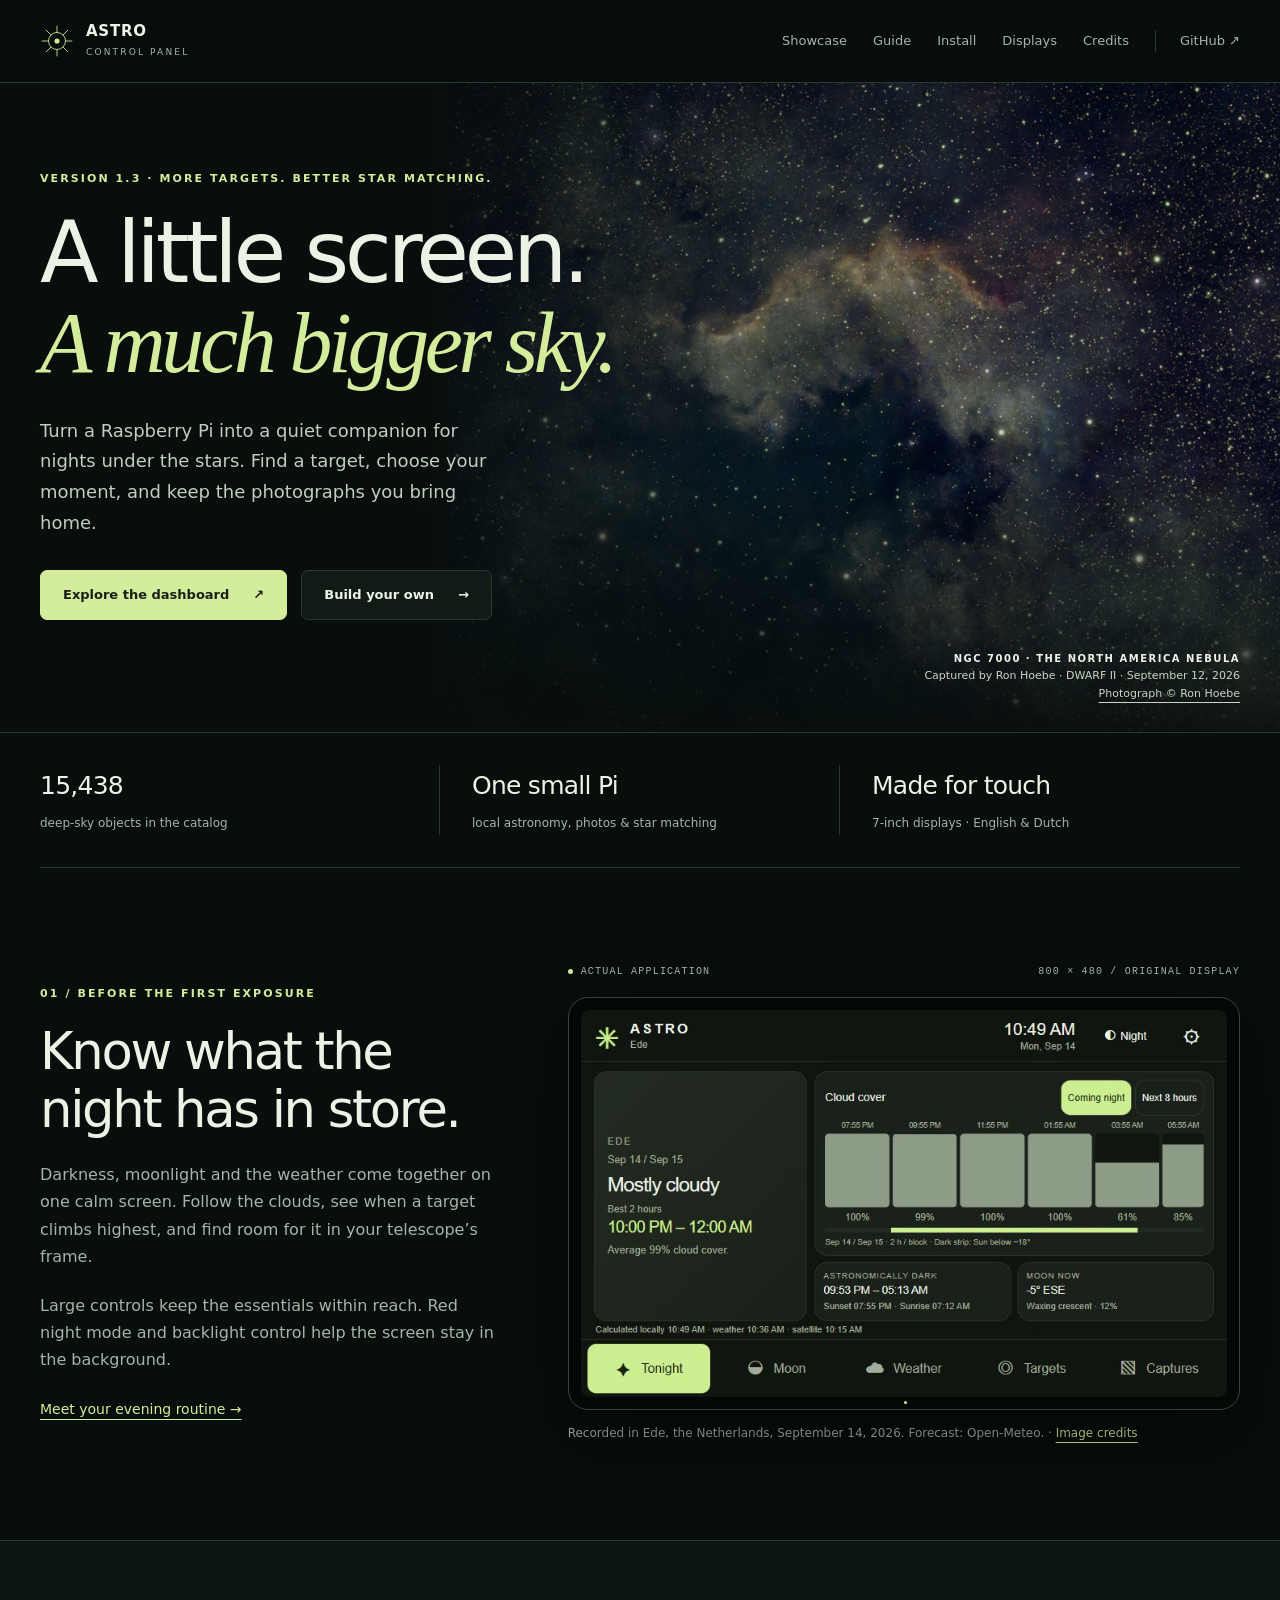
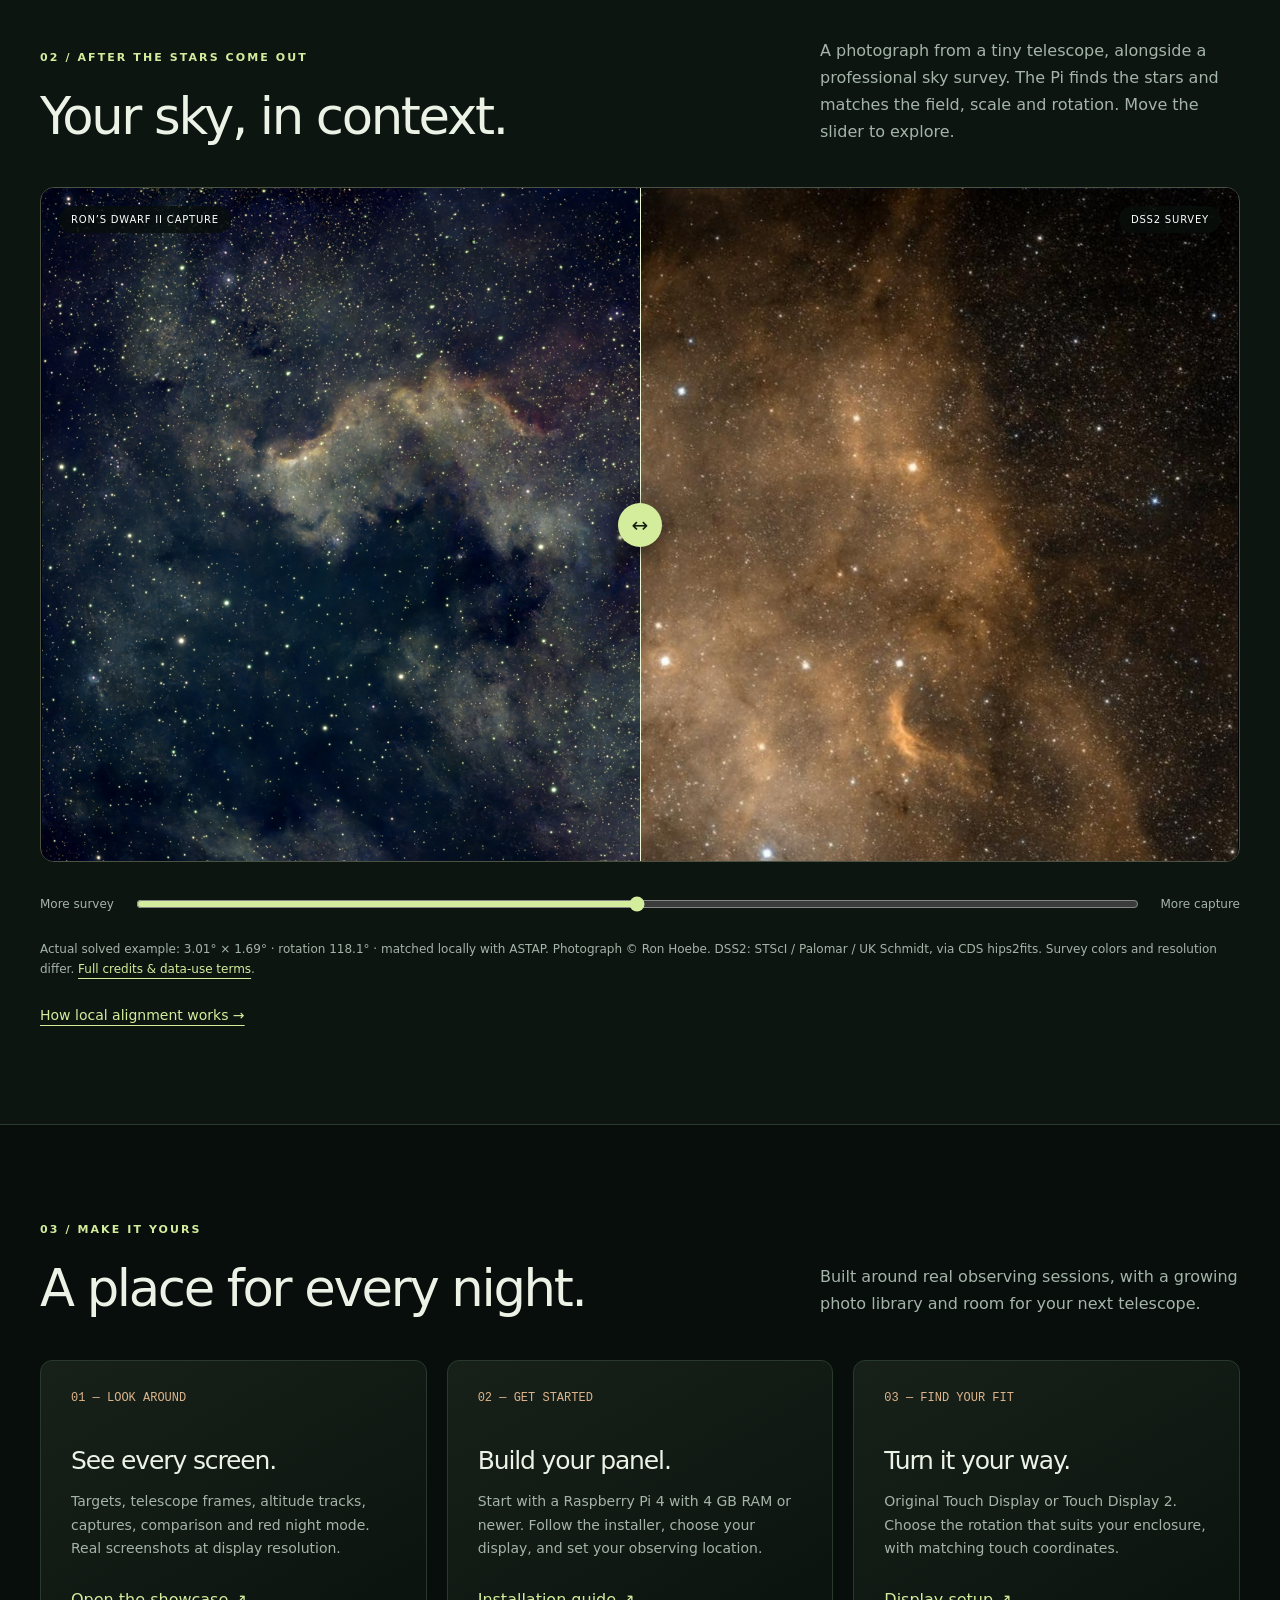
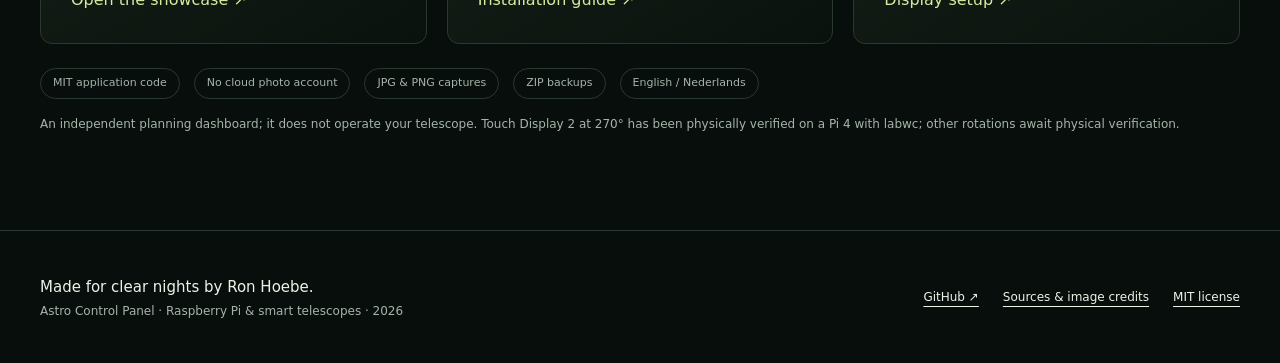
<file: doc/index.html>
<!doctype html>
<html lang="en-US"><head><meta charset="utf-8"><meta name="viewport" content="width=device-width,initial-scale=1"><title>A little screen. A much bigger sky. · Astro Control Panel</title><meta name="description" content="A Raspberry Pi touchscreen companion for smart telescope nights: targets, weather, field of view, local photo comparison and captures."><meta name="theme-color" content="#080e0c"><link rel="canonical" href="https://rahoebe.github.io/RaspAstroDisplay/"><link rel="icon" href="assets/favicon.svg" type="image/svg+xml"><link rel="stylesheet" href="assets/site.css?v=3"><script src="assets/site.js?v=2" defer></script><meta property="og:title" content="A little screen. A much bigger sky. · Astro Control Panel"><meta property="og:description" content="A Raspberry Pi touchscreen companion for smart telescope nights: targets, weather, field of view, local photo comparison and captures."><meta property="og:type" content="website"><meta property="og:image" content="https://rahoebe.github.io/RaspAstroDisplay/assets/north-america.png"><meta property="og:url" content="https://rahoebe.github.io/RaspAstroDisplay/"></head>
<body><a class="skip" href="#main">Skip to content</a><header class="site-head"><div class="wrap head-inner"><a class="brand" href="index.html" aria-label="Astro Control Panel home"><svg viewBox="0 0 40 40" fill="none" aria-hidden="true"><path d="M20 2v36M2 20h36M7 7l26 26M7 33L33 7" stroke="currentColor"/><circle cx="20" cy="20" r="10" fill="#080e0c" stroke="currentColor"/><circle cx="20" cy="20" r="3" fill="currentColor"/></svg><span>ASTRO<small>CONTROL PANEL</small></span></a><button class="menu-toggle" aria-controls="site-nav" aria-expanded="false">Menu</button><nav class="site-nav" id="site-nav" aria-label="Main navigation"><a href="showcase.html">Showcase</a><a href="guide.html">Guide</a><a href="install.html">Install</a><a href="displays.html">Displays</a><a href="sources.html">Credits</a><a class="nav-git" href="https://github.com/RAHoebe/RaspAstroDisplay">GitHub ↗</a></nav></div></header>
<main id="main"><section class="hero"><div class="wrap"><div class="hero-copy"><span class="eyebrow">Version 1.3 · More targets. Better star matching.</span><h1>A little screen.<br><em>A much bigger sky.</em></h1><p>Turn a Raspberry Pi into a quiet companion for nights under the stars. Find a target, choose your moment, and keep the photographs you bring home.</p><div class="actions"><a class="button primary" href="showcase.html">Explore the dashboard <span>↗</span></a><a class="button" href="install.html">Build your own <span>→</span></a></div></div></div><div class="hero-credit"><strong>NGC 7000 · The North America Nebula</strong>Captured by Ron Hoebe · DWARF II · September 12, 2026<br><a href="sources.html#photography">Photograph © Ron Hoebe</a></div></section>
<div class="wrap stat-row"><div><strong>15,438</strong><span>deep-sky objects in the catalog</span></div><div><strong>One small Pi</strong><span>local astronomy, photos &amp; star matching</span></div><div><strong>Made for touch</strong><span>7-inch displays · English &amp; Dutch</span></div></div>
<section class="section"><div class="wrap split"><div><span class="eyebrow">01 / Before the first exposure</span><h2>Know what the<br>night has in store.</h2><p>Darkness, moonlight and the weather come together on one calm screen. Follow the clouds, see when a target climbs highest, and find room for it in your telescope’s frame.</p><p>Large controls keep the essentials within reach. Red night mode and backlight control help the screen stay in the background.</p><a class="text-link" href="guide.html#tonight">Meet your evening routine →</a></div><div><div class="label-row"><span class="live-dot">Actual application</span><span>800 × 480 / original display</span></div><figure><div class="device"><img src="screenshots/tonight.png?v=20260914-12b" alt="Tonight dashboard with darkness, weather and Moon information" width="800" height="480" loading="lazy"></div><figcaption>Recorded in Ede, the Netherlands, September 14, 2026. Forecast: Open-Meteo. · <a href="sources.html#screenshots">Image credits</a></figcaption></figure></div></div></section>
<section class="section quiet-section" id="compare"><div class="wrap"><div class="section-head"><div><span class="eyebrow">02 / After the stars come out</span><h2>Your sky, in context.</h2></div><p>A photograph from a tiny telescope, alongside a professional sky survey. The Pi finds the stars and matches the field, scale and rotation. Move the slider to explore.</p></div><figure><div class="compare"><img src="assets/north-america.png" alt="Ron Hoebe’s DWARF II photograph of the North America Nebula" width="1600" height="900" loading="lazy"><img class="reference" src="assets/north-america-dss2.jpg" alt="DSS2 color survey reprojected to the same field and rotation" width="1600" height="900" loading="lazy"><span class="compare-label own">RON’S DWARF II CAPTURE</span><span class="compare-label survey">DSS2 SURVEY</span><span class="compare-line" aria-hidden="true"></span></div><label class="compare-control" for="compare-reveal"><span>More survey</span><input id="compare-reveal" aria-label="Reveal more of the personal capture" type="range" min="0" max="100" value="50"><span>More capture</span></label><figcaption>Actual solved example: 3.01° × 1.69° · rotation 118.1° · matched locally with ASTAP. Photograph © Ron Hoebe. DSS2: STScI / Palomar / UK Schmidt, via CDS hips2fits. Survey colors and resolution differ. <a href="sources.html#surveys">Full credits &amp; data-use terms</a>.</figcaption></figure><a class="text-link" href="guide.html#comparison">How local alignment works →</a></div></section>
<section class="section"><div class="wrap"><div class="section-head"><div><span class="eyebrow">03 / Make it yours</span><h2>A place for every night.</h2></div><p>Built around real observing sessions, with a growing photo library and room for your next telescope.</p></div><div class="grid-three"><a class="feature-card" href="showcase.html"><span class="number">01 — LOOK AROUND</span><h3>See every screen.</h3><p>Targets, telescope frames, altitude tracks, captures, comparison and red night mode. Real screenshots at display resolution.</p><span class="arrow">Open the showcase ↗</span></a><a class="feature-card" href="install.html"><span class="number">02 — GET STARTED</span><h3>Build your panel.</h3><p>Start with a Raspberry Pi 4 with 4 GB RAM or newer. Follow the installer, choose your display, and set your observing location.</p><span class="arrow">Installation guide ↗</span></a><a class="feature-card" href="displays.html"><span class="number">03 — FIND YOUR FIT</span><h3>Turn it your way.</h3><p>Original Touch Display or Touch Display 2. Choose the rotation that suits your enclosure, with matching touch coordinates.</p><span class="arrow">Display setup ↗</span></a></div><div class="mini-strip"><span>MIT application code</span><span>No cloud photo account</span><span>JPG &amp; PNG captures</span><span>ZIP backups</span><span>English / Nederlands</span></div><p class="status-note">An independent planning dashboard; it does not operate your telescope. Touch Display 2 at 270° has been physically verified on a Pi 4 with labwc; other rotations await physical verification.</p></div></section></main><footer class="site-footer"><div class="wrap footer-row"><div><strong>Made for clear nights by Ron Hoebe.</strong><p>Astro Control Panel · Raspberry Pi &amp; smart telescopes · 2026</p></div><div class="footer-links"><a href="https://github.com/RAHoebe/RaspAstroDisplay">GitHub ↗</a><a href="sources.html">Sources &amp; image credits</a><a href="sources.html#license">MIT license</a></div></div></footer></body></html>
</file>
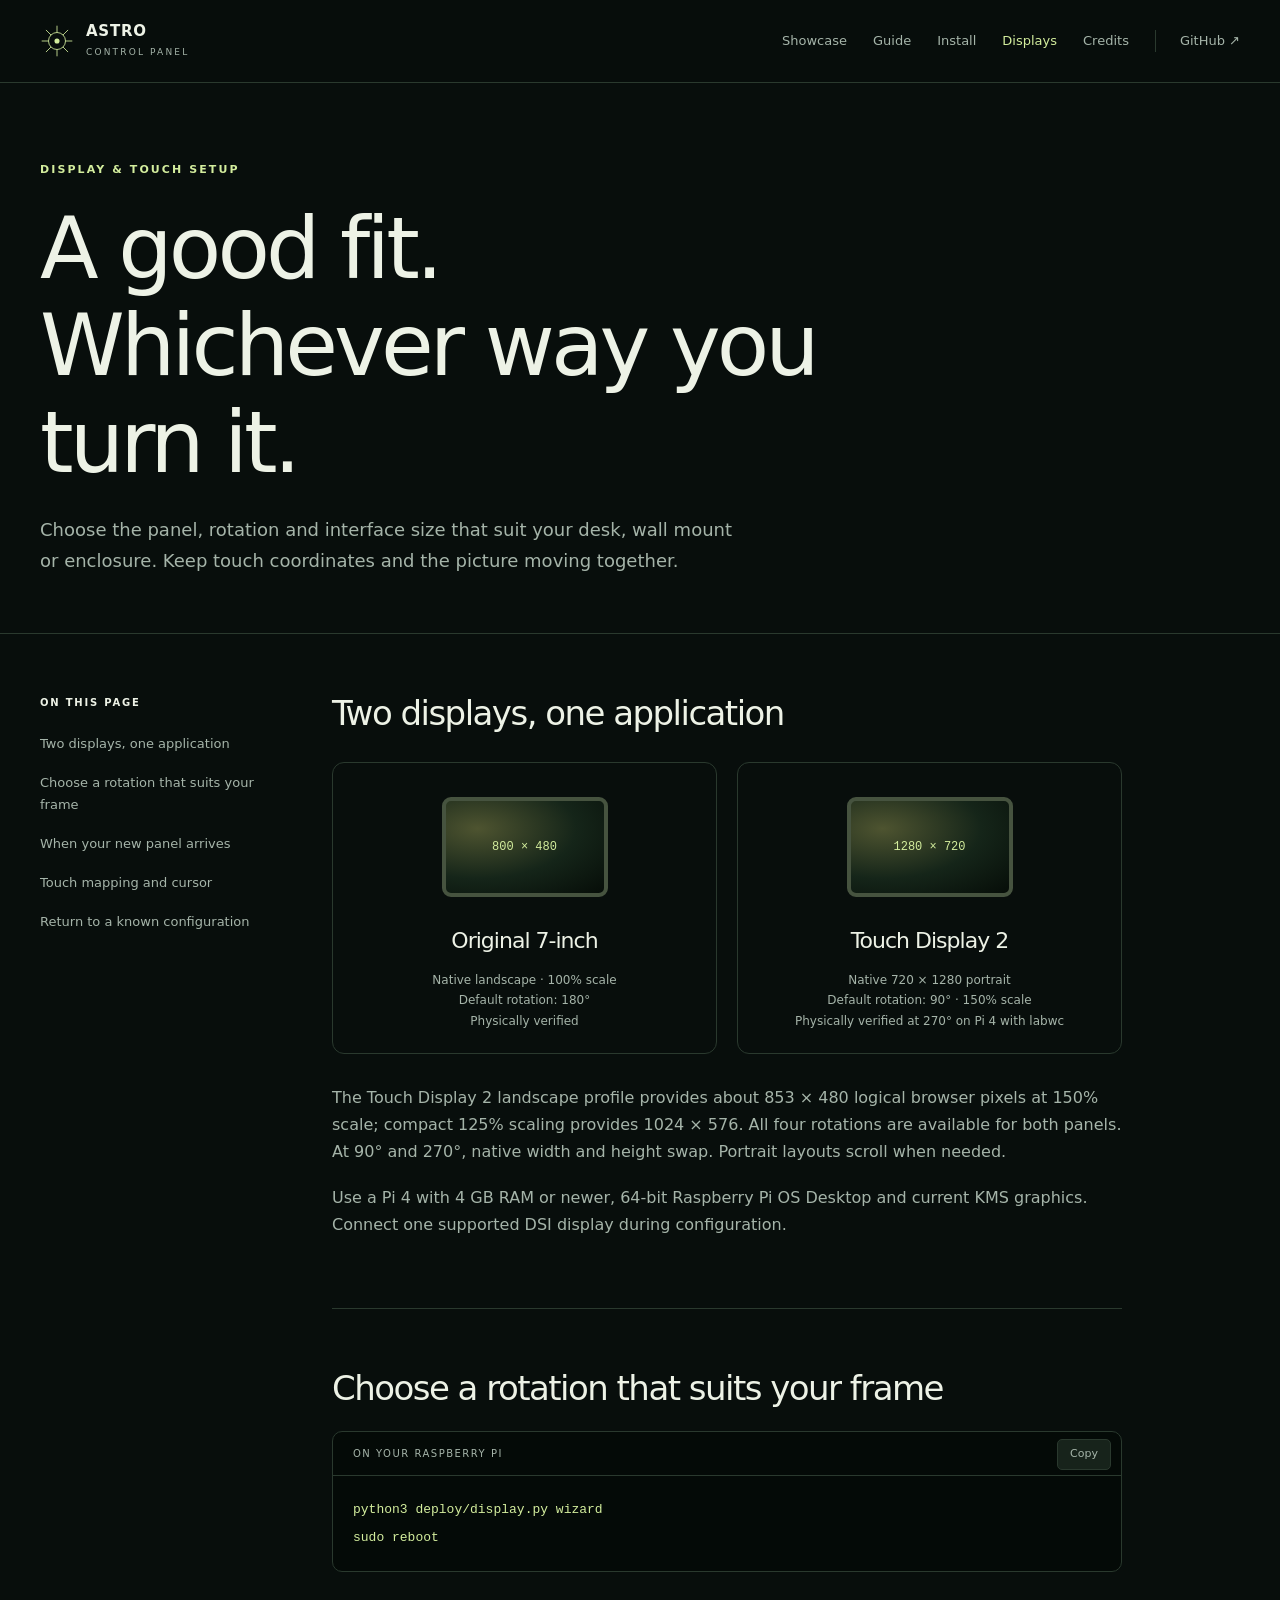
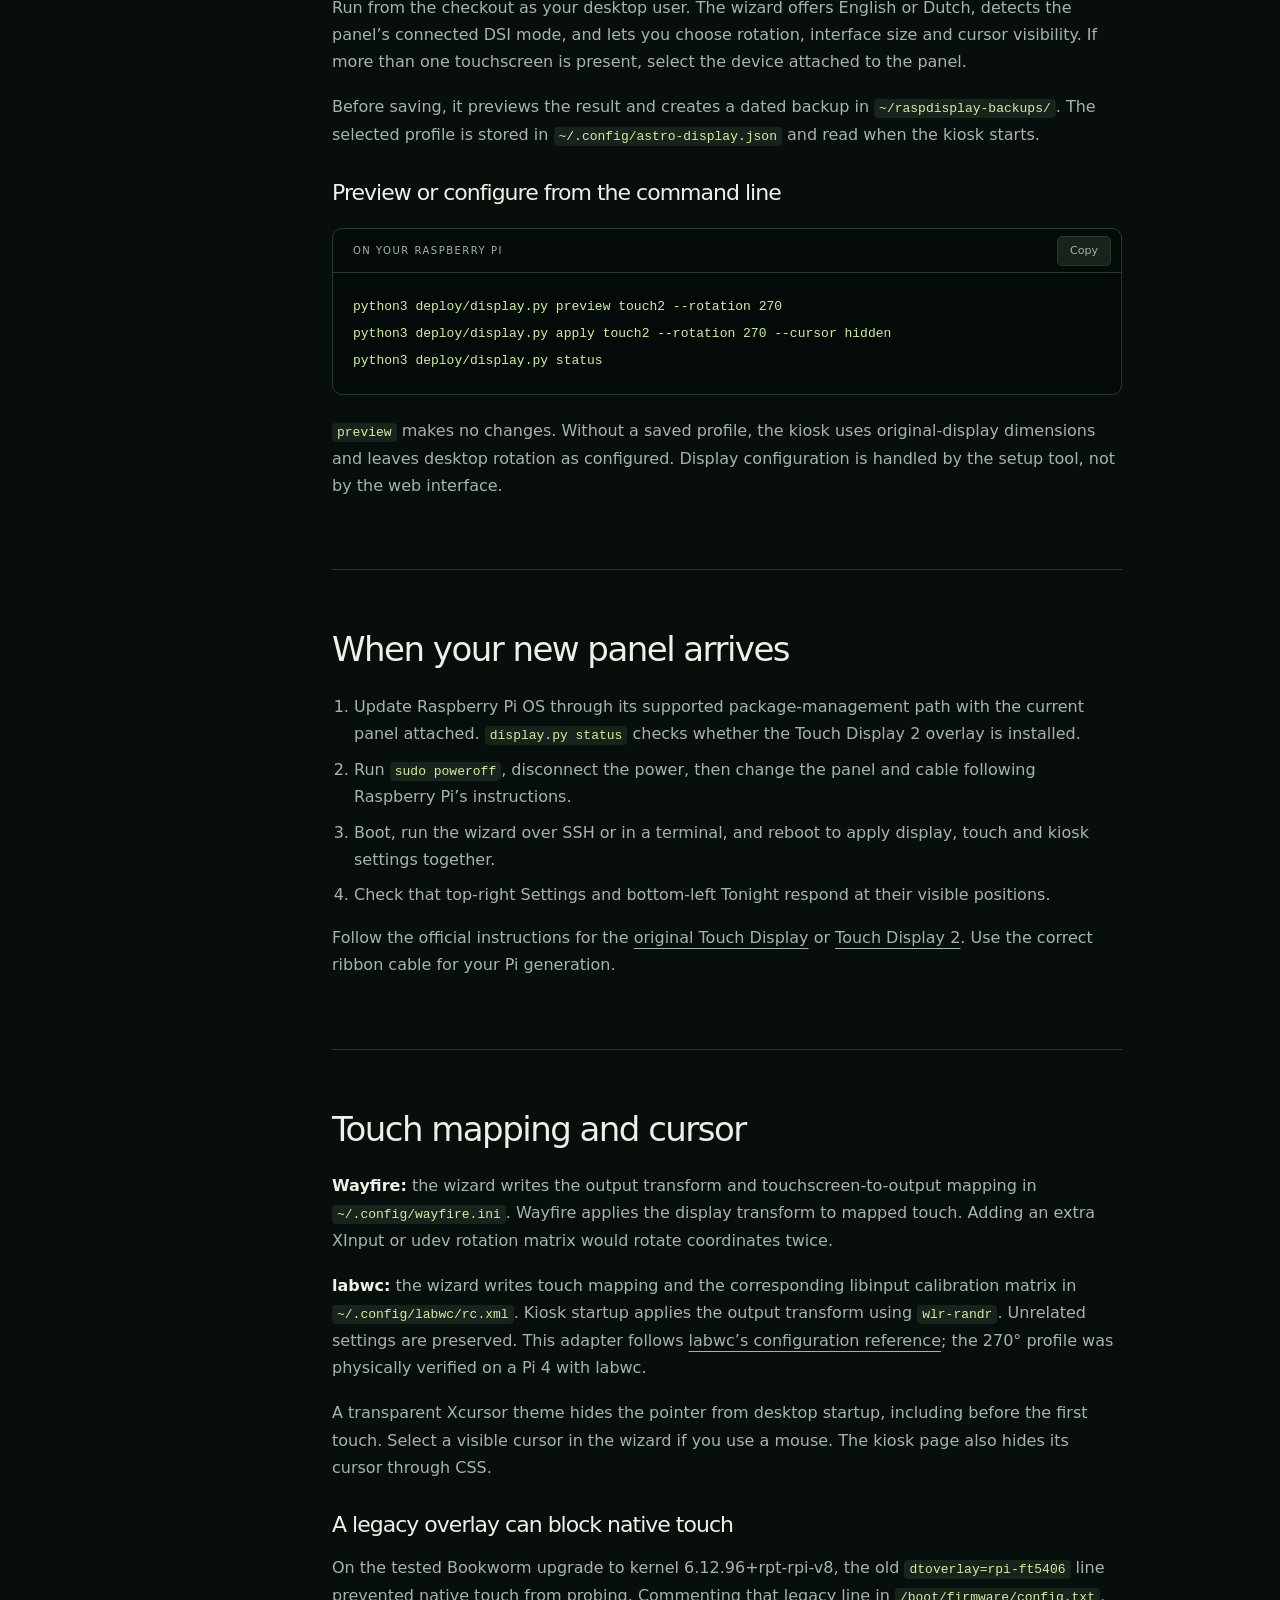
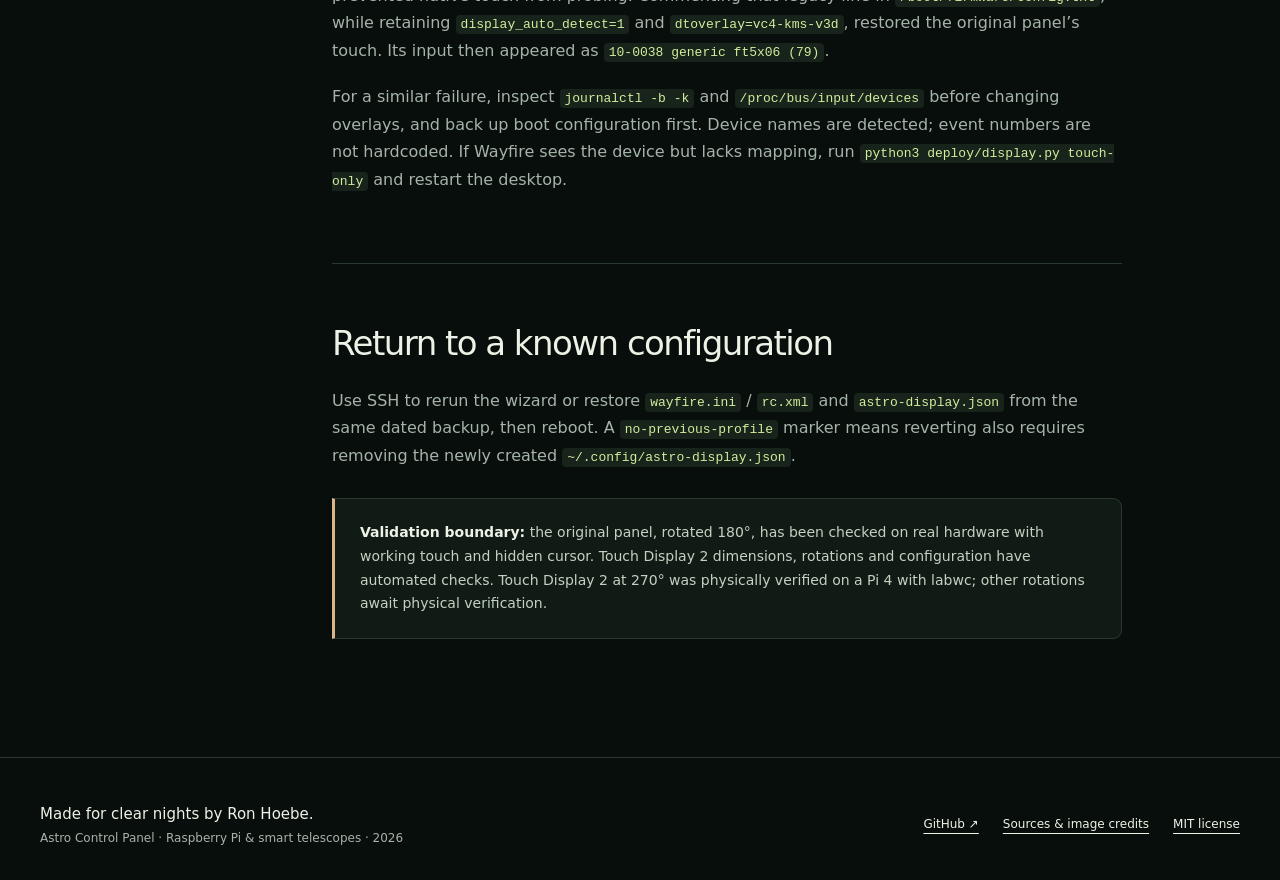
<file: doc/displays.html>
<!doctype html>
<html lang="en-US"><head><meta charset="utf-8"><meta name="viewport" content="width=device-width,initial-scale=1"><title>Find the right orientation · Astro Control Panel</title><meta name="description" content="Configure the original Raspberry Pi Touch Display or Touch Display 2, rotation, scaling, touch mapping and cursor behavior."><meta name="theme-color" content="#080e0c"><link rel="canonical" href="https://rahoebe.github.io/RaspAstroDisplay/displays.html"><link rel="icon" href="assets/favicon.svg" type="image/svg+xml"><link rel="stylesheet" href="assets/site.css?v=3"><script src="assets/site.js?v=2" defer></script><meta property="og:title" content="Find the right orientation · Astro Control Panel"><meta property="og:description" content="Configure the original Raspberry Pi Touch Display or Touch Display 2, rotation, scaling, touch mapping and cursor behavior."><meta property="og:type" content="website"><meta property="og:image" content="https://rahoebe.github.io/RaspAstroDisplay/assets/north-america.png"><meta property="og:url" content="https://rahoebe.github.io/RaspAstroDisplay/displays.html"></head>
<body><a class="skip" href="#main">Skip to content</a><header class="site-head"><div class="wrap head-inner"><a class="brand" href="index.html" aria-label="Astro Control Panel home"><svg viewBox="0 0 40 40" fill="none" aria-hidden="true"><path d="M20 2v36M2 20h36M7 7l26 26M7 33L33 7" stroke="currentColor"/><circle cx="20" cy="20" r="10" fill="#080e0c" stroke="currentColor"/><circle cx="20" cy="20" r="3" fill="currentColor"/></svg><span>ASTRO<small>CONTROL PANEL</small></span></a><button class="menu-toggle" aria-controls="site-nav" aria-expanded="false">Menu</button><nav class="site-nav" id="site-nav" aria-label="Main navigation"><a href="showcase.html">Showcase</a><a href="guide.html">Guide</a><a href="install.html">Install</a><a href="displays.html" aria-current="page">Displays</a><a href="sources.html">Credits</a><a class="nav-git" href="https://github.com/RAHoebe/RaspAstroDisplay">GitHub ↗</a></nav></div></header>
<main id="main"><div class="page-intro"><div class="wrap"><span class="eyebrow">Display & touch setup</span><h1>A good fit.<br>Whichever way you turn it.</h1><p>Choose the panel, rotation and interface size that suit your desk, wall mount or enclosure. Keep touch coordinates and the picture moving together.</p></div></div><div class="wrap doc-layout"><nav class="doc-toc" aria-label="On this page"><strong>On this page</strong><a href="#profiles">Two displays, one application</a><a href="#wizard">Choose a rotation that suits your frame</a><a href="#switch">When your new panel arrives</a><a href="#touch">Touch mapping and cursor</a><a href="#recovery">Return to a known configuration</a></nav><div class="prose"><section id="profiles"><h2>Two displays, one application</h2><div class="display-pair"><div class="display-card"><div class="panel-shape">800 × 480</div><h3>Original 7-inch</h3><p>Native landscape · 100% scale<br>Default rotation: 180°<br>Physically verified</p></div><div class="display-card"><div class="panel-shape">1280 × 720</div><h3>Touch Display 2</h3><p>Native 720 × 1280 portrait<br>Default rotation: 90° · 150% scale<br>Physically verified at 270° on Pi 4 with labwc</p></div></div><p>The Touch Display 2 landscape profile provides about 853 × 480 logical browser pixels at 150% scale; compact 125% scaling provides 1024 × 576. All four rotations are available for both panels. At 90° and 270°, native width and height swap. Portrait layouts scroll when needed.</p><p>Use a Pi 4 with 4 GB RAM or newer, 64-bit Raspberry Pi OS Desktop and current KMS graphics. Connect one supported DSI display during configuration.</p></section><section id="wizard"><h2>Choose a rotation that suits your frame</h2><div class="code-block"><span class="code-label">On your Raspberry Pi</span><button class="copy-code" aria-label="Copy commands">Copy</button><pre><code>python3 deploy/display.py wizard
sudo reboot</code></pre></div><p>Run from the checkout as your desktop user. The wizard offers English or Dutch, detects the panel’s connected DSI mode, and lets you choose rotation, interface size and cursor visibility. If more than one touchscreen is present, select the device attached to the panel.</p><p>Before saving, it previews the result and creates a dated backup in <code>~/raspdisplay-backups/</code>. The selected profile is stored in <code>~/.config/astro-display.json</code> and read when the kiosk starts.</p><h3>Preview or configure from the command line</h3><div class="code-block"><span class="code-label">On your Raspberry Pi</span><button class="copy-code" aria-label="Copy commands">Copy</button><pre><code>python3 deploy/display.py preview touch2 --rotation 270
python3 deploy/display.py apply touch2 --rotation 270 --cursor hidden
python3 deploy/display.py status</code></pre></div><p><code>preview</code> makes no changes. Without a saved profile, the kiosk uses original-display dimensions and leaves desktop rotation as configured. Display configuration is handled by the setup tool, not by the web interface.</p></section><section id="switch"><h2>When your new panel arrives</h2><ol><li>Update Raspberry Pi OS through its supported package-management path with the current panel attached. <code>display.py status</code> checks whether the Touch Display 2 overlay is installed.</li><li>Run <code>sudo poweroff</code>, disconnect the power, then change the panel and cable following Raspberry Pi’s instructions.</li><li>Boot, run the wizard over SSH or in a terminal, and reboot to apply display, touch and kiosk settings together.</li><li>Check that top-right Settings and bottom-left Tonight respond at their visible positions.</li></ol><p>Follow the official instructions for the <a href="https://www.raspberrypi.com/documentation/accessories/display.html">original Touch Display</a> or <a href="https://www.raspberrypi.com/documentation/accessories/touch-display-2.html">Touch Display 2</a>. Use the correct ribbon cable for your Pi generation.</p></section><section id="touch"><h2>Touch mapping and cursor</h2><p><strong>Wayfire:</strong> the wizard writes the output transform and touchscreen-to-output mapping in <code>~/.config/wayfire.ini</code>. Wayfire applies the display transform to mapped touch. Adding an extra XInput or udev rotation matrix would rotate coordinates twice.</p><p><strong>labwc:</strong> the wizard writes touch mapping and the corresponding libinput calibration matrix in <code>~/.config/labwc/rc.xml</code>. Kiosk startup applies the output transform using <code>wlr-randr</code>. Unrelated settings are preserved. This adapter follows <a href="https://labwc.github.io/labwc-config.5.html">labwc’s configuration reference</a>; the 270° profile was physically verified on a Pi 4 with labwc.</p><p>A transparent Xcursor theme hides the pointer from desktop startup, including before the first touch. Select a visible cursor in the wizard if you use a mouse. The kiosk page also hides its cursor through CSS.</p><h3>A legacy overlay can block native touch</h3><p>On the tested Bookworm upgrade to kernel 6.12.96+rpt-rpi-v8, the old <code>dtoverlay=rpi-ft5406</code> line prevented native touch from probing. Commenting that legacy line in <code>/boot/firmware/config.txt</code>, while retaining <code>display_auto_detect=1</code> and <code>dtoverlay=vc4-kms-v3d</code>, restored the original panel’s touch. Its input then appeared as <code>10-0038 generic ft5x06 (79)</code>.</p><p>For a similar failure, inspect <code>journalctl -b -k</code> and <code>/proc/bus/input/devices</code> before changing overlays, and back up boot configuration first. Device names are detected; event numbers are not hardcoded. If Wayfire sees the device but lacks mapping, run <code>python3 deploy/display.py touch-only</code> and restart the desktop.</p></section><section id="recovery"><h2>Return to a known configuration</h2><p>Use SSH to rerun the wizard or restore <code>wayfire.ini</code> / <code>rc.xml</code> and <code>astro-display.json</code> from the same dated backup, then reboot. A <code>no-previous-profile</code> marker means reverting also requires removing the newly created <code>~/.config/astro-display.json</code>.</p><div class="callout warm"><p><strong>Validation boundary:</strong> the original panel, rotated 180°, has been checked on real hardware with working touch and hidden cursor. Touch Display 2 dimensions, rotations and configuration have automated checks. Touch Display 2 at 270° was physically verified on a Pi 4 with labwc; other rotations await physical verification.</p></div></section></div></div></main><footer class="site-footer"><div class="wrap footer-row"><div><strong>Made for clear nights by Ron Hoebe.</strong><p>Astro Control Panel · Raspberry Pi &amp; smart telescopes · 2026</p></div><div class="footer-links"><a href="https://github.com/RAHoebe/RaspAstroDisplay">GitHub ↗</a><a href="sources.html">Sources &amp; image credits</a><a href="sources.html#license">MIT license</a></div></div></footer></body></html>
</file>
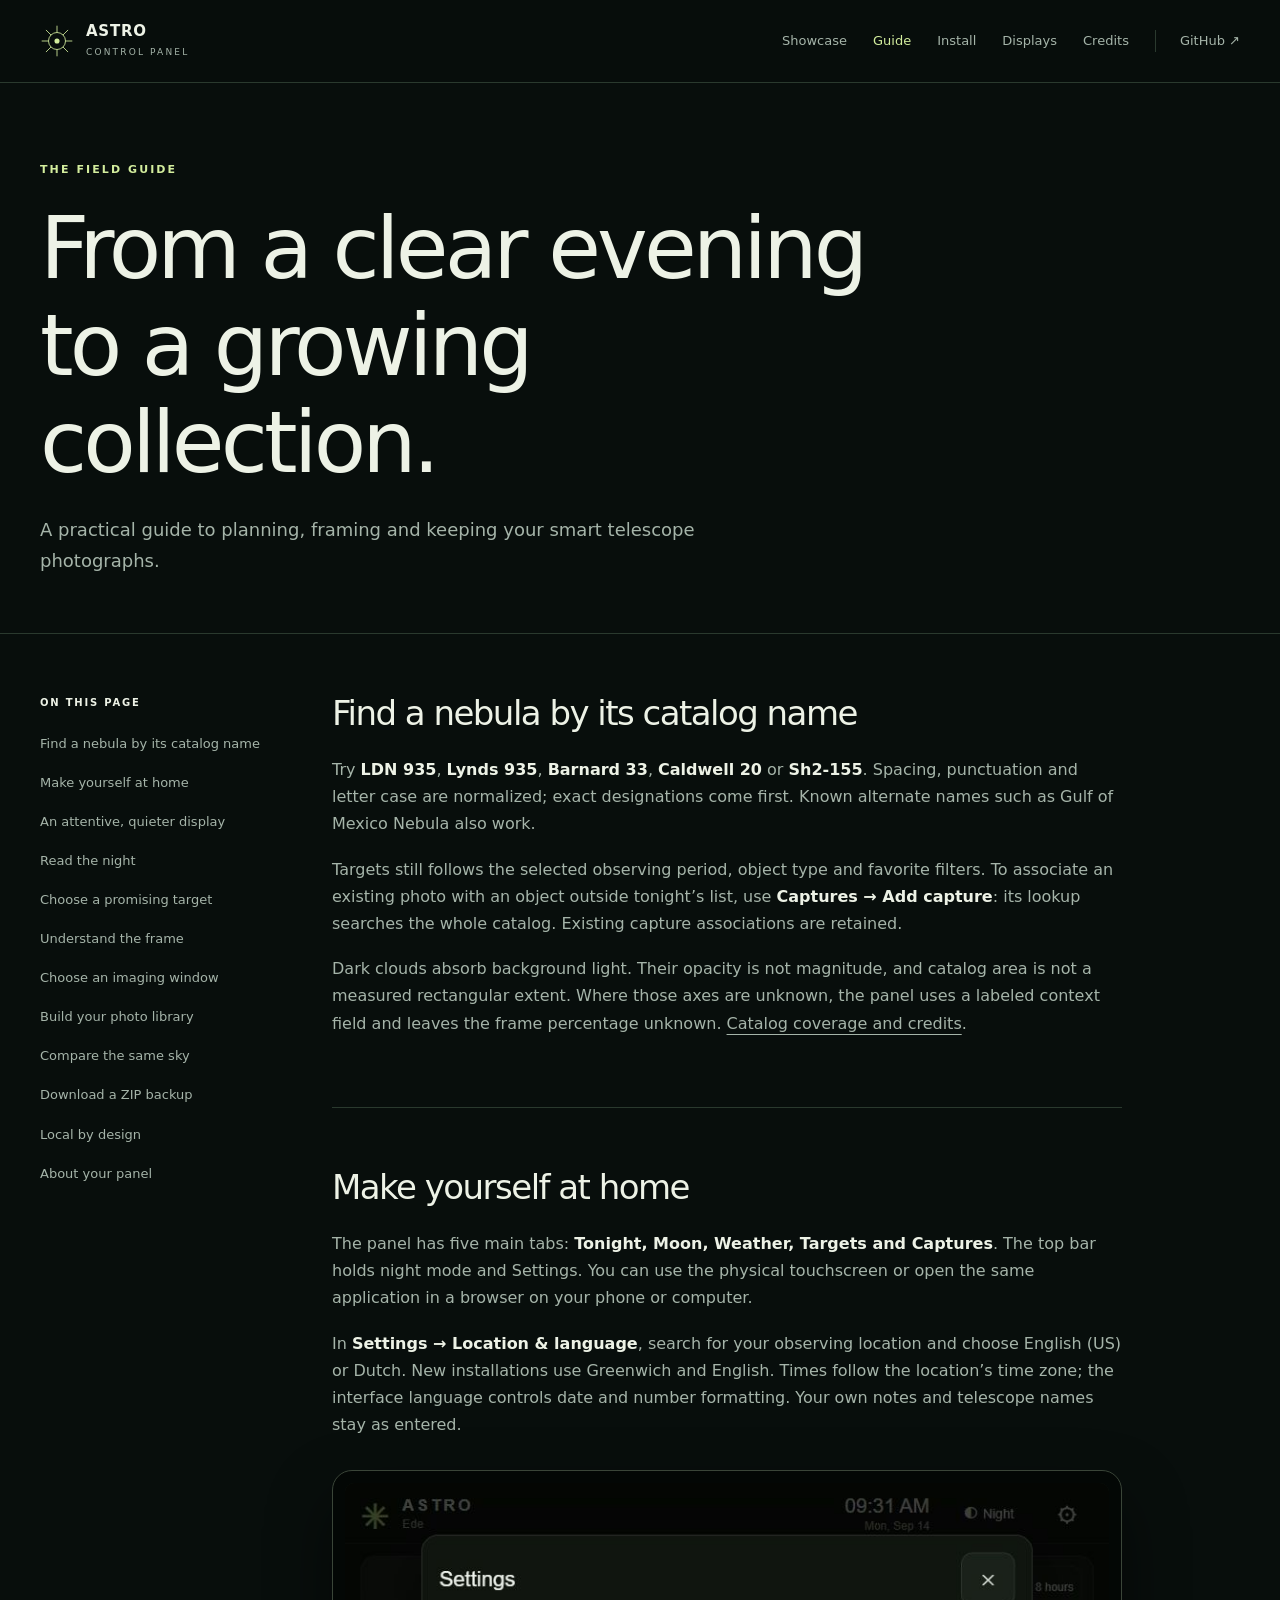
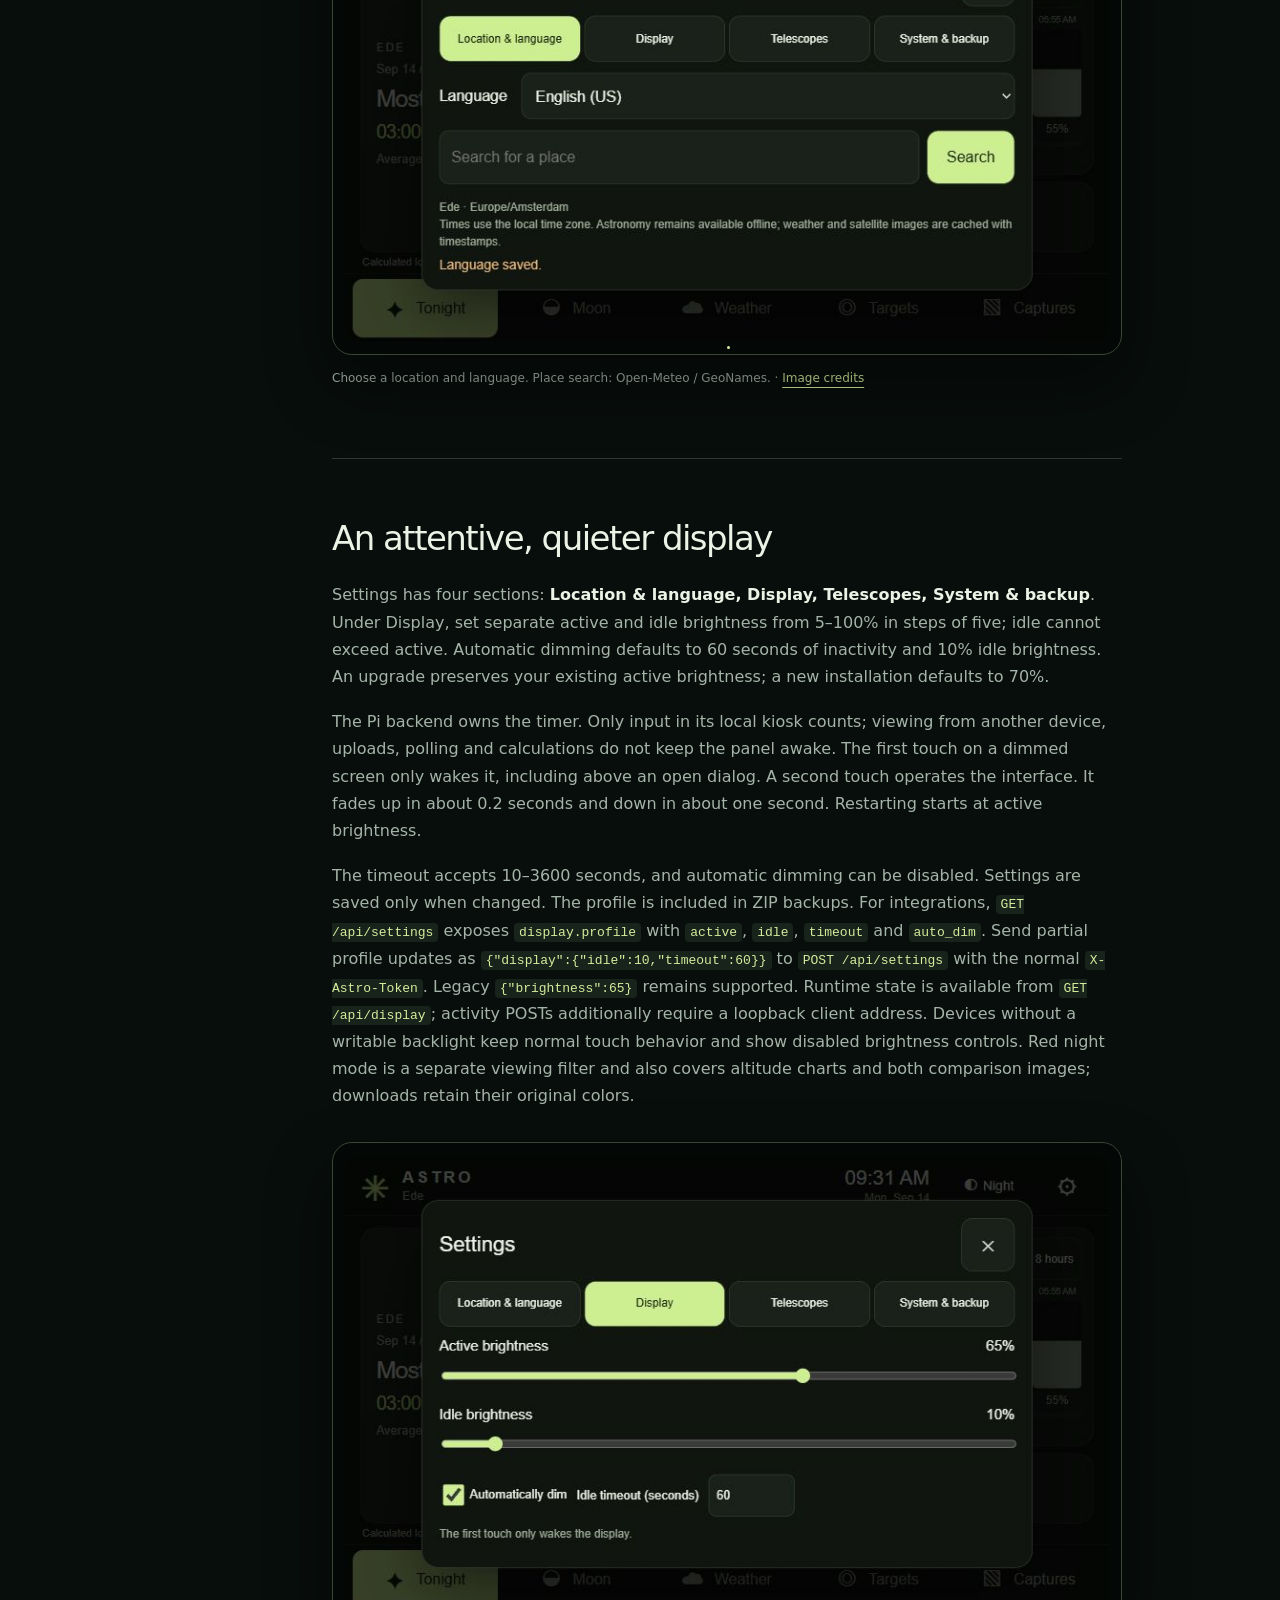
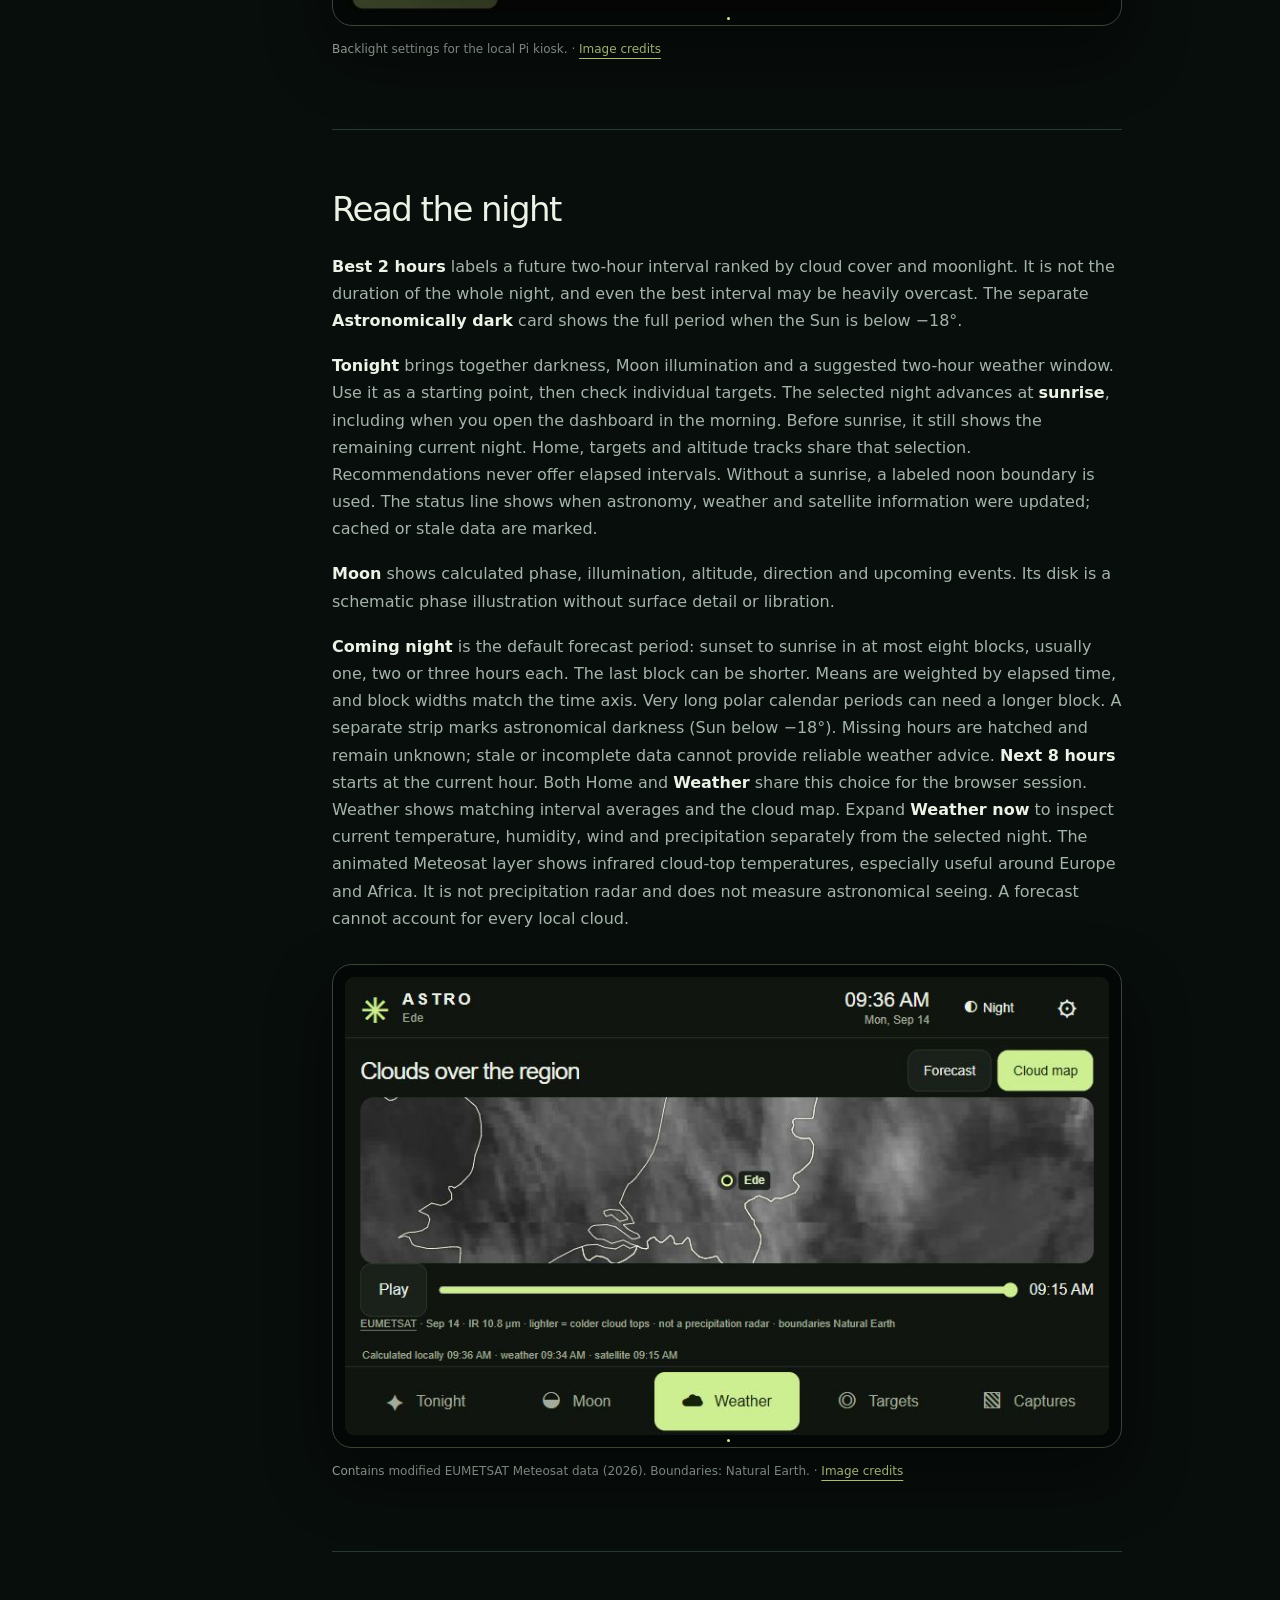
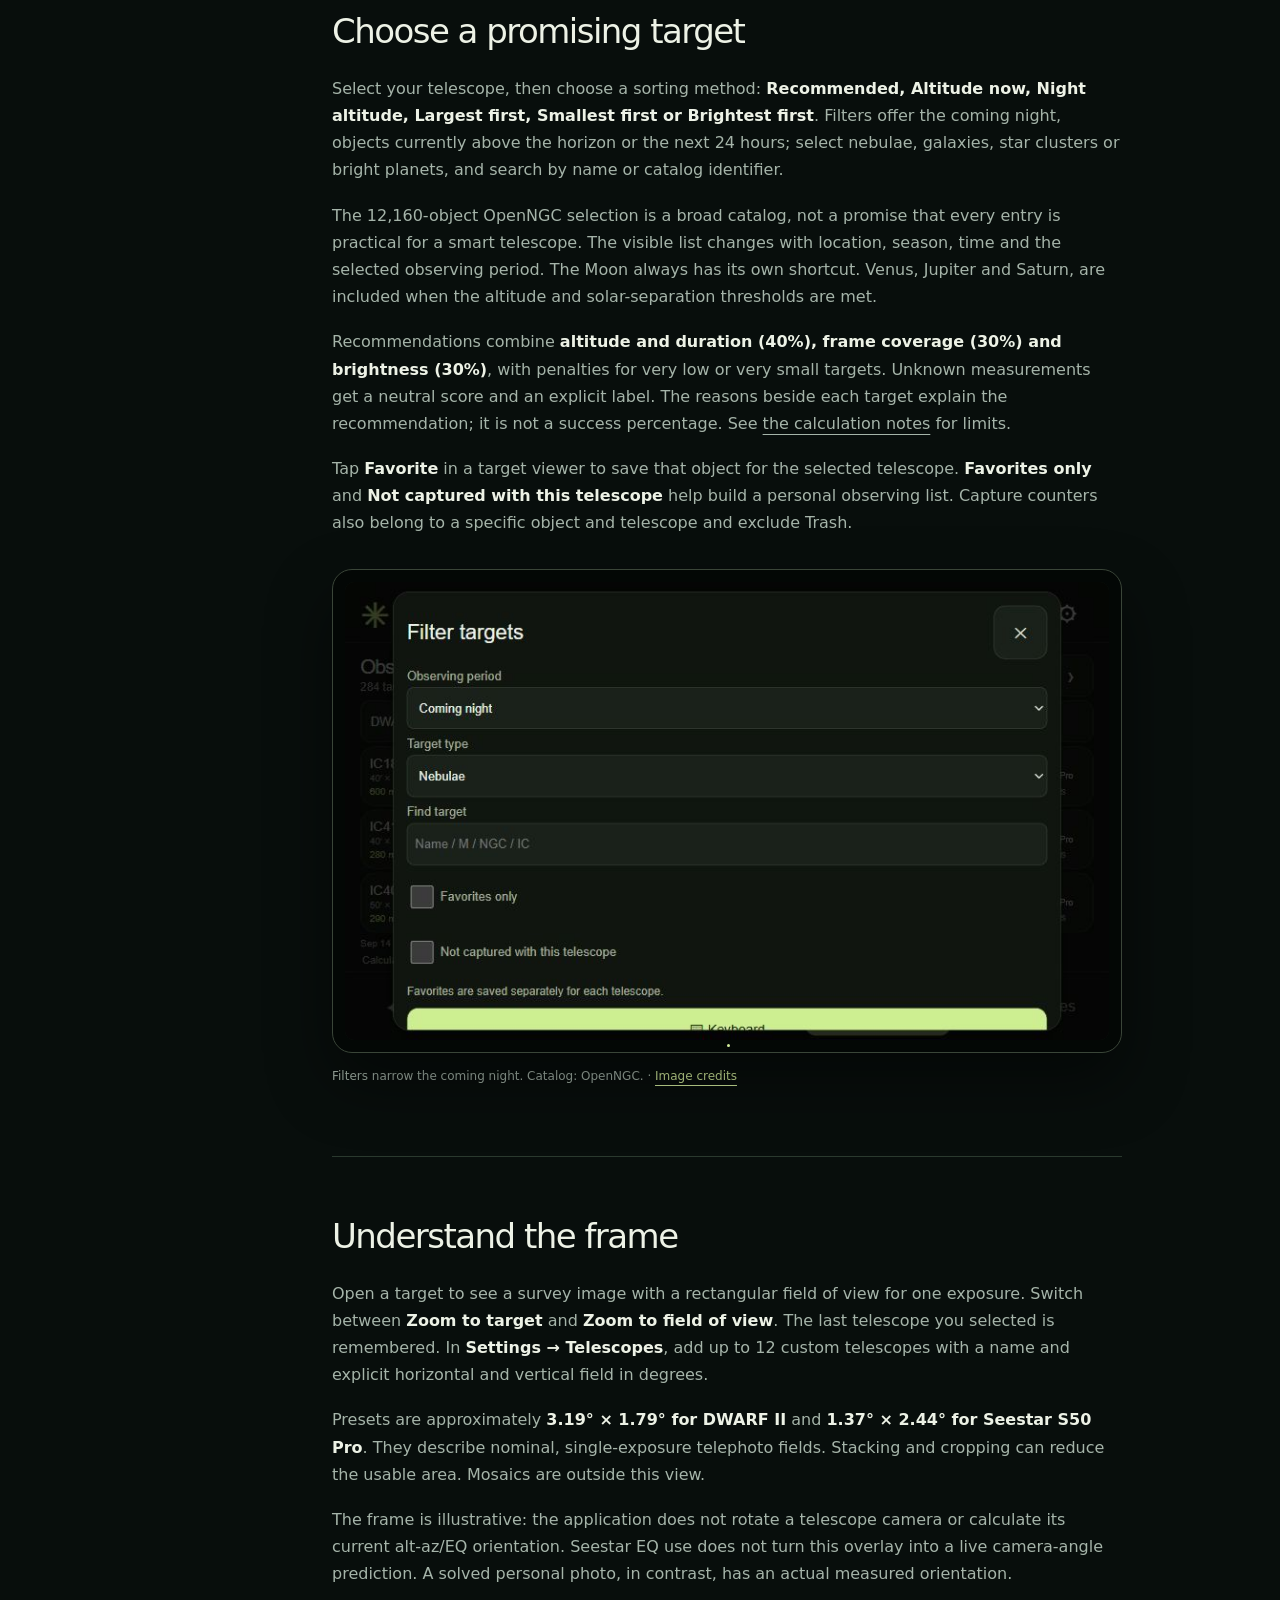
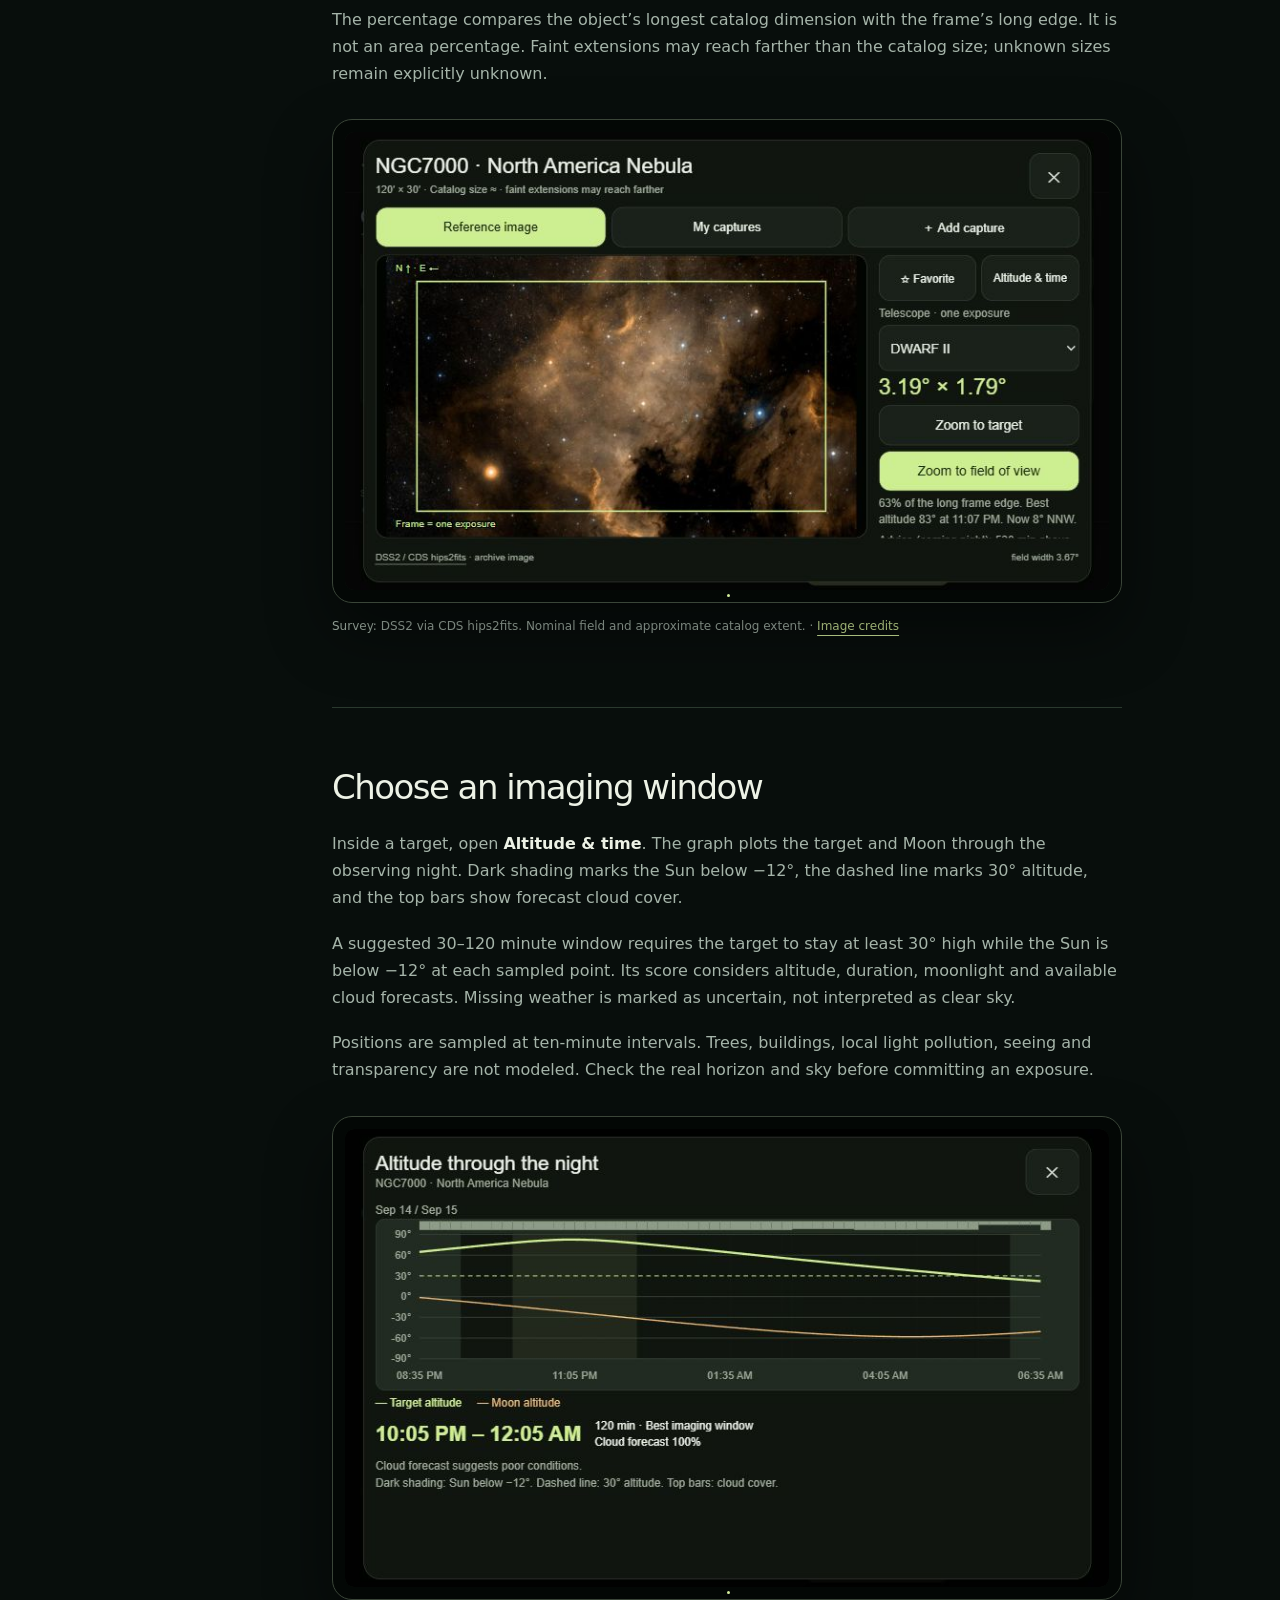
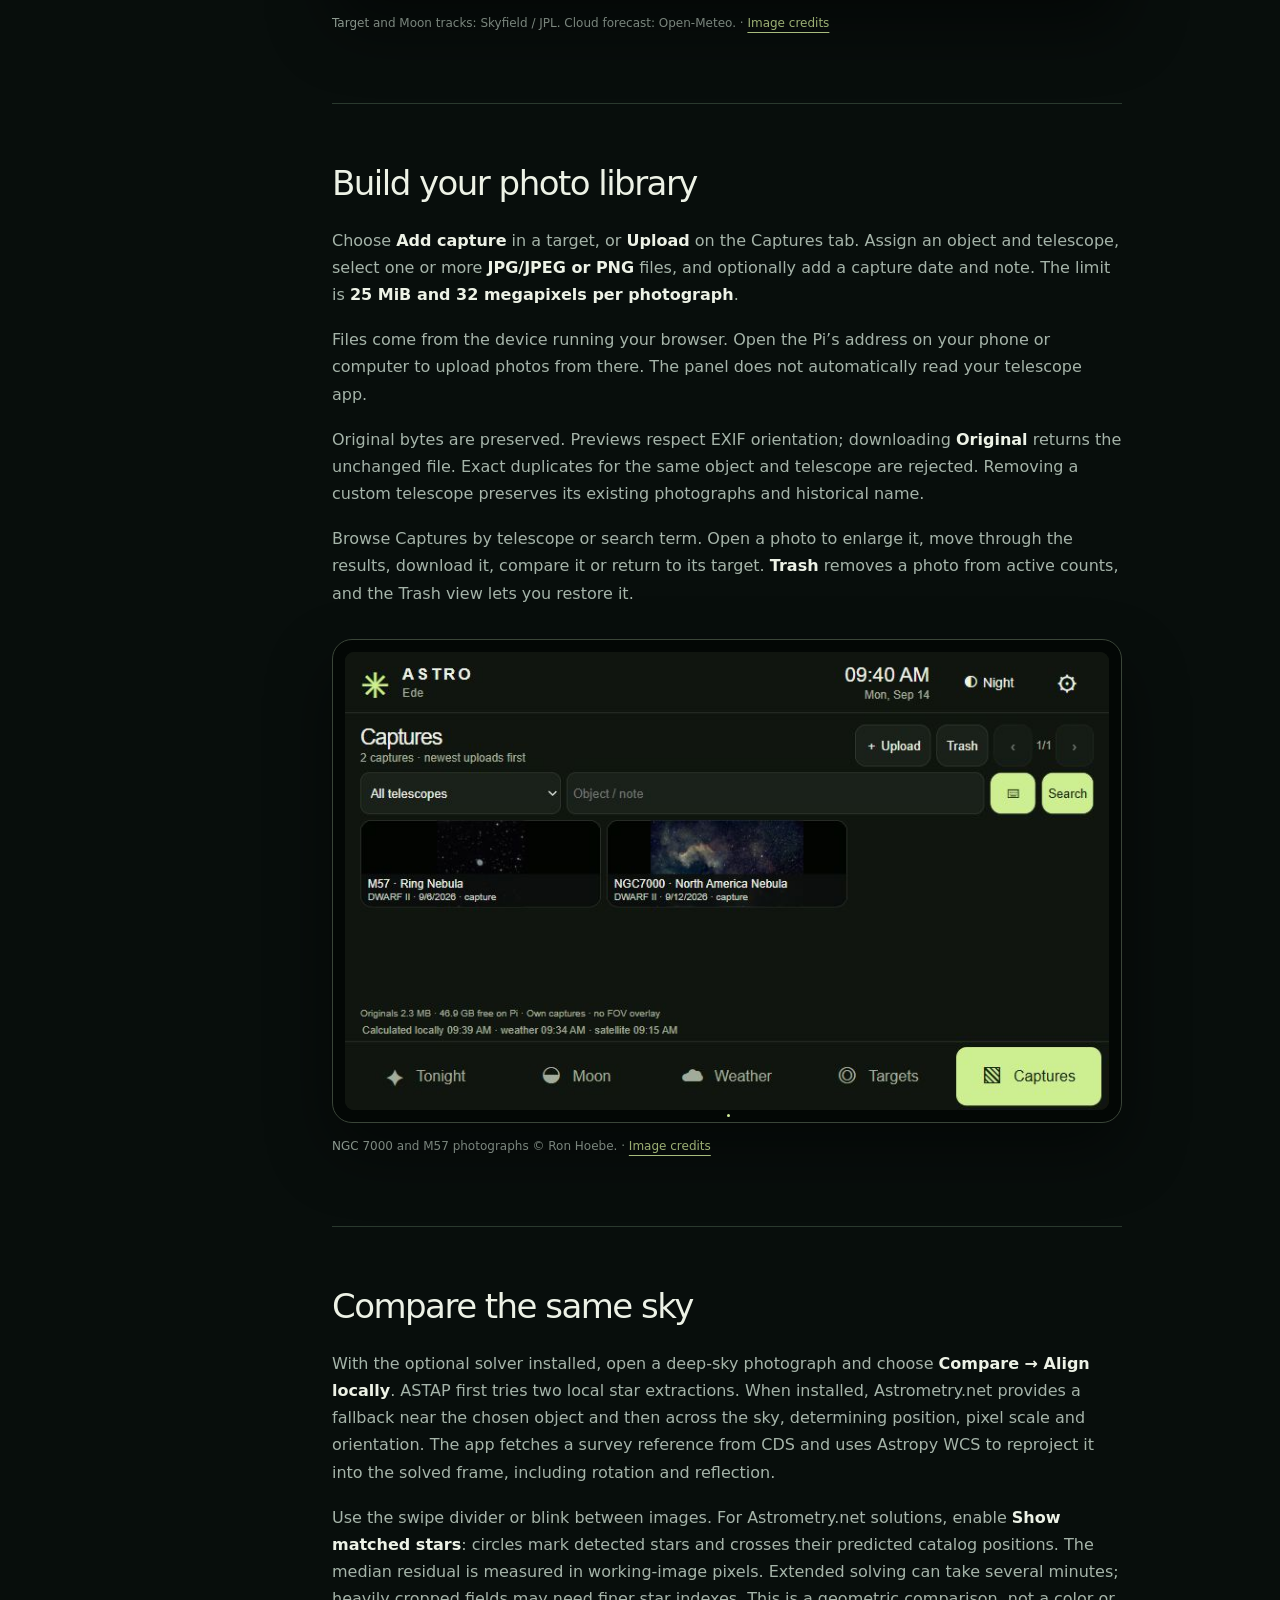
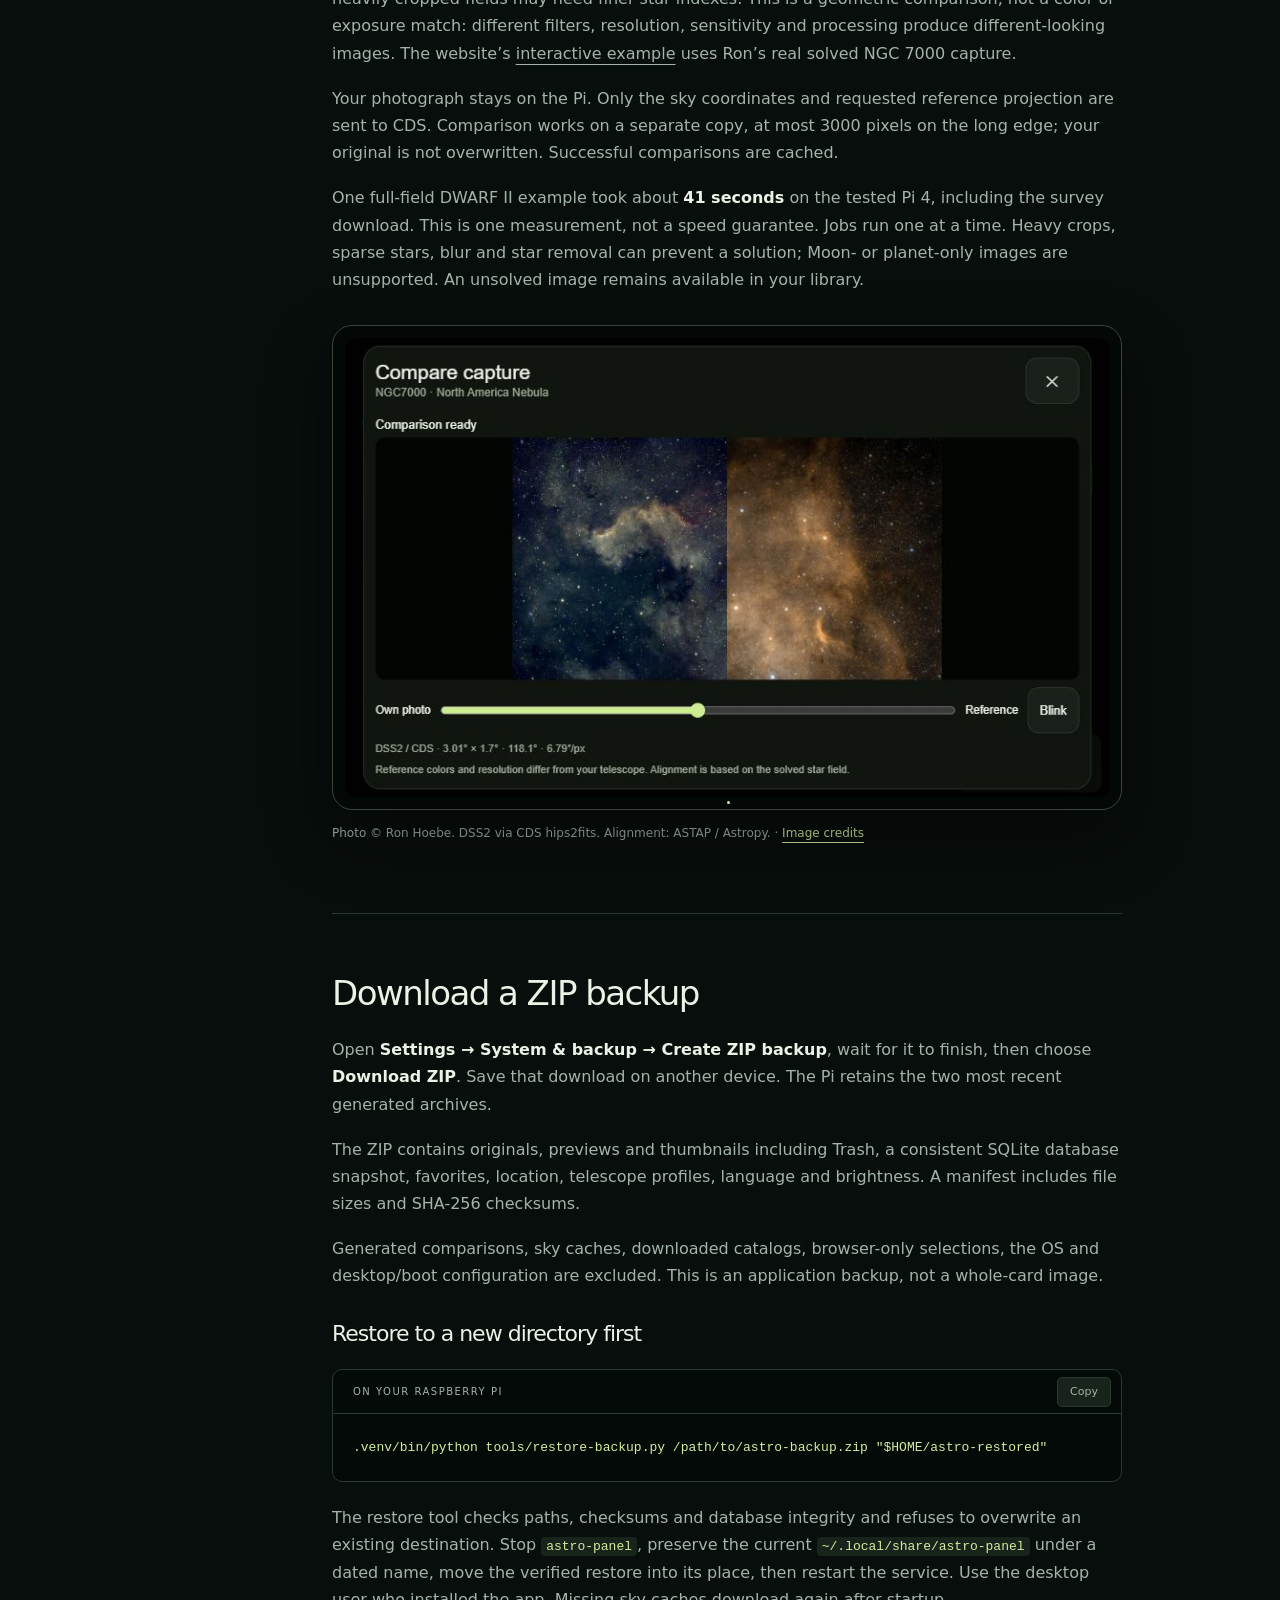
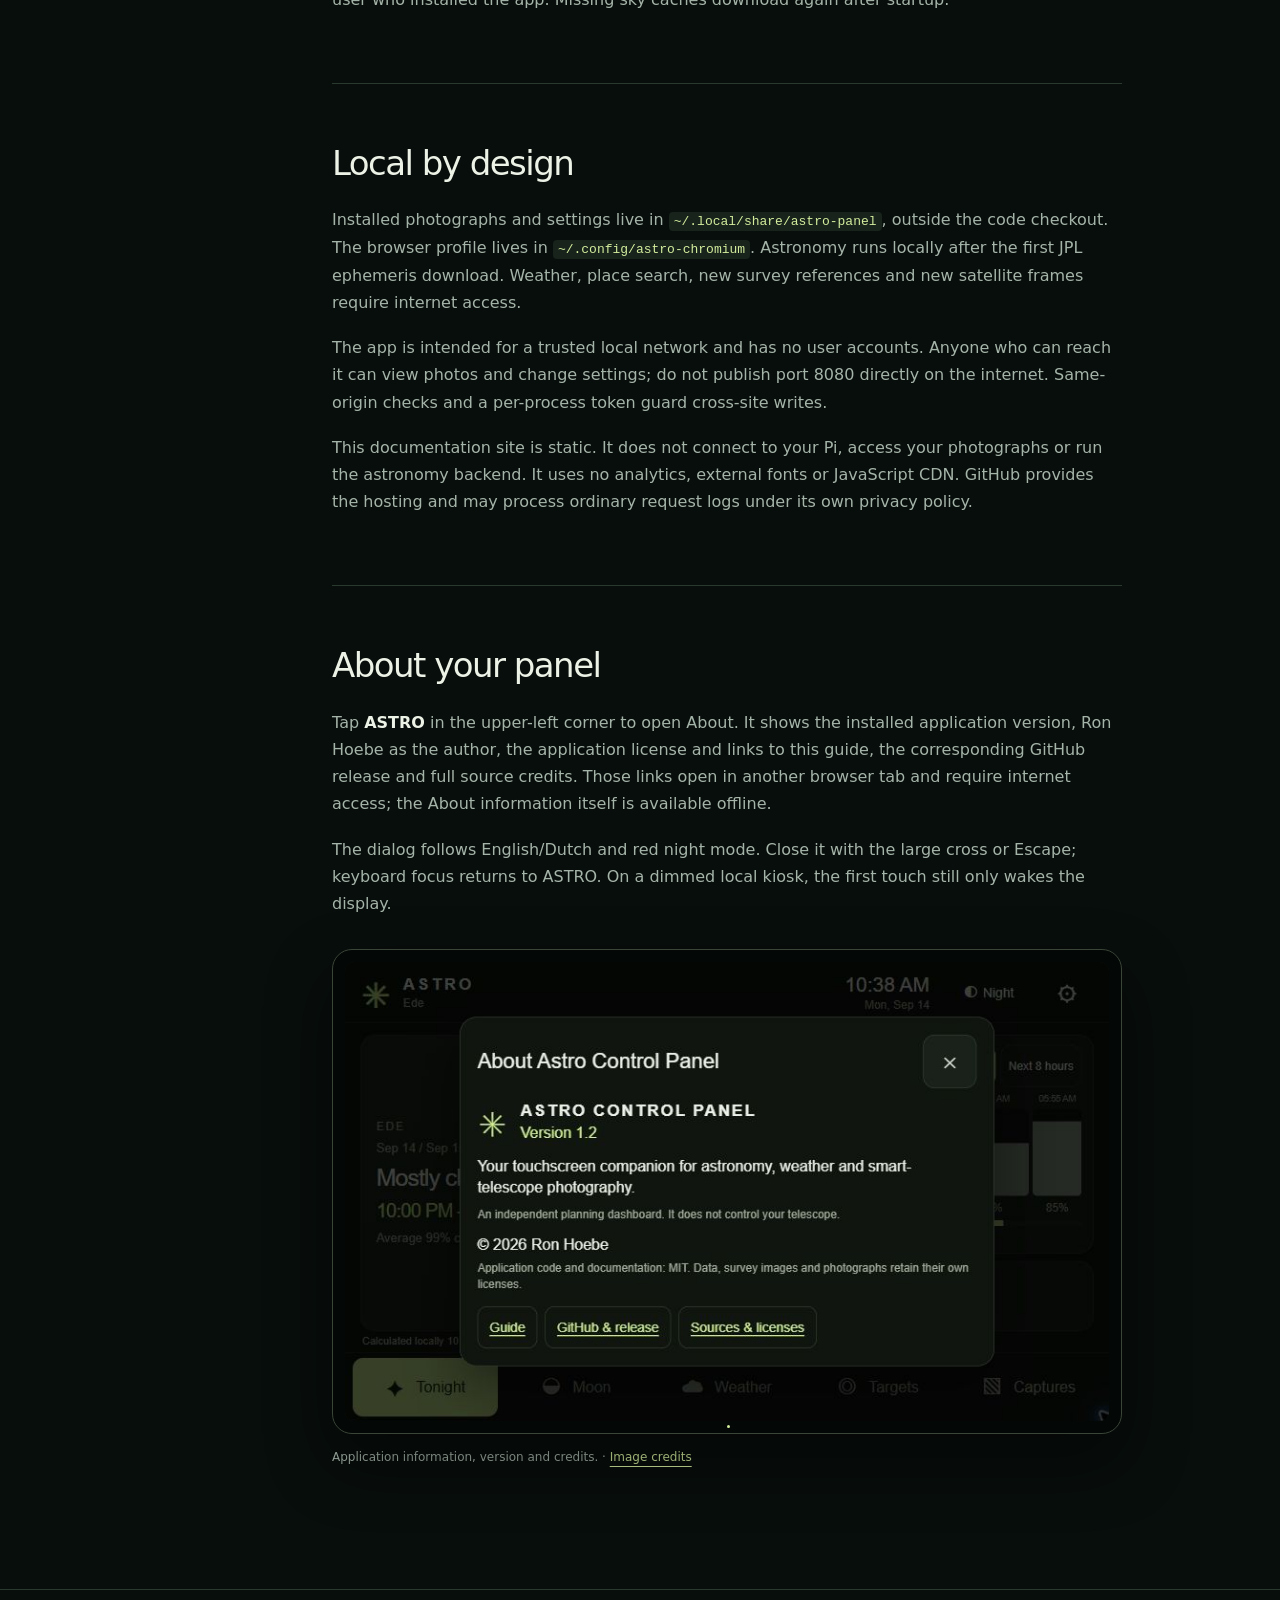
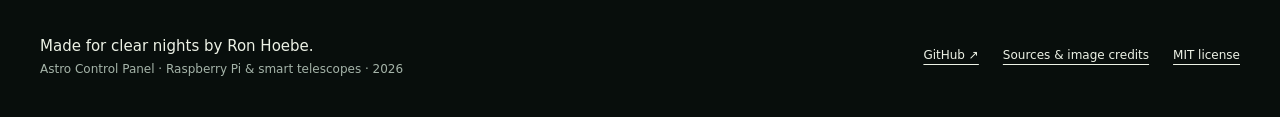
<file: doc/guide.html>
<!doctype html>
<html lang="en-US"><head><meta charset="utf-8"><meta name="viewport" content="width=device-width,initial-scale=1"><title>Your observing companion · Astro Control Panel</title><meta name="description" content="Learn the dashboard, targets, field of view, altitude graphs, local capture comparison, favorites and ZIP backups."><meta name="theme-color" content="#080e0c"><link rel="canonical" href="https://rahoebe.github.io/RaspAstroDisplay/guide.html"><link rel="icon" href="assets/favicon.svg" type="image/svg+xml"><link rel="stylesheet" href="assets/site.css?v=3"><script src="assets/site.js?v=2" defer></script><meta property="og:title" content="Your observing companion · Astro Control Panel"><meta property="og:description" content="Learn the dashboard, targets, field of view, altitude graphs, local capture comparison, favorites and ZIP backups."><meta property="og:type" content="website"><meta property="og:image" content="https://rahoebe.github.io/RaspAstroDisplay/assets/north-america.png"><meta property="og:url" content="https://rahoebe.github.io/RaspAstroDisplay/guide.html"></head>
<body><a class="skip" href="#main">Skip to content</a><header class="site-head"><div class="wrap head-inner"><a class="brand" href="index.html" aria-label="Astro Control Panel home"><svg viewBox="0 0 40 40" fill="none" aria-hidden="true"><path d="M20 2v36M2 20h36M7 7l26 26M7 33L33 7" stroke="currentColor"/><circle cx="20" cy="20" r="10" fill="#080e0c" stroke="currentColor"/><circle cx="20" cy="20" r="3" fill="currentColor"/></svg><span>ASTRO<small>CONTROL PANEL</small></span></a><button class="menu-toggle" aria-controls="site-nav" aria-expanded="false">Menu</button><nav class="site-nav" id="site-nav" aria-label="Main navigation"><a href="showcase.html">Showcase</a><a href="guide.html" aria-current="page">Guide</a><a href="install.html">Install</a><a href="displays.html">Displays</a><a href="sources.html">Credits</a><a class="nav-git" href="https://github.com/RAHoebe/RaspAstroDisplay">GitHub ↗</a></nav></div></header>
<main id="main"><div class="page-intro"><div class="wrap"><span class="eyebrow">The field guide</span><h1>From a clear evening<br>to a growing collection.</h1><p>A practical guide to planning, framing and keeping your smart telescope photographs.</p></div></div><div class="wrap doc-layout"><nav class="doc-toc" aria-label="On this page"><strong>On this page</strong><a href="#catalog-search">Find a nebula by its catalog name</a><a href="#start">Make yourself at home</a><a href="#dimming">An attentive, quieter display</a><a href="#tonight">Read the night</a><a href="#targets">Choose a promising target</a><a href="#fov">Understand the frame</a><a href="#altitude">Choose an imaging window</a><a href="#captures">Build your photo library</a><a href="#comparison">Compare the same sky</a><a href="#backup">Download a ZIP backup</a><a href="#privacy">Local by design</a><a href="#about">About your panel</a></nav><div class="prose"><section id="catalog-search"><h2>Find a nebula by its catalog name</h2><p>Try <strong>LDN 935</strong>, <strong>Lynds 935</strong>, <strong>Barnard 33</strong>, <strong>Caldwell 20</strong> or <strong>Sh2-155</strong>. Spacing, punctuation and letter case are normalized; exact designations come first. Known alternate names such as Gulf of Mexico Nebula also work.</p><p>Targets still follows the selected observing period, object type and favorite filters. To associate an existing photo with an object outside tonight’s list, use <strong>Captures → Add capture</strong>: its lookup searches the whole catalog. Existing capture associations are retained.</p><p>Dark clouds absorb background light. Their opacity is not magnitude, and catalog area is not a measured rectangular extent. Where those axes are unknown, the panel uses a labeled context field and leaves the frame percentage unknown. <a href="sources.html#catalog-extension">Catalog coverage and credits</a>.</p></section><section id="start"><h2>Make yourself at home</h2><p>The panel has five main tabs: <strong>Tonight, Moon, Weather, Targets and Captures</strong>. The top bar holds night mode and Settings. You can use the physical touchscreen or open the same application in a browser on your phone or computer.</p><p>In <strong>Settings → Location &amp; language</strong>, search for your observing location and choose English (US) or Dutch. New installations use Greenwich and English. Times follow the location’s time zone; the interface language controls date and number formatting. Your own notes and telescope names stay as entered.</p><figure><div class="device"><img src="screenshots/settings-language.png?v=20260914-12b" alt="Location and language settings" width="800" height="480" loading="lazy"></div><figcaption>Choose a location and language. Place search: Open-Meteo / GeoNames. · <a href="sources.html#screenshots">Image credits</a></figcaption></figure></section><section id="dimming"><h2>An attentive, quieter display</h2><p>Settings has four sections: <strong>Location &amp; language, Display, Telescopes, System &amp; backup</strong>. Under Display, set separate active and idle brightness from 5–100% in steps of five; idle cannot exceed active. Automatic dimming defaults to 60 seconds of inactivity and 10% idle brightness. An upgrade preserves your existing active brightness; a new installation defaults to 70%.</p><p>The Pi backend owns the timer. Only input in its local kiosk counts; viewing from another device, uploads, polling and calculations do not keep the panel awake. The first touch on a dimmed screen only wakes it, including above an open dialog. A second touch operates the interface. It fades up in about 0.2 seconds and down in about one second. Restarting starts at active brightness.</p><p>The timeout accepts 10–3600 seconds, and automatic dimming can be disabled. Settings are saved only when changed. The profile is included in ZIP backups. For integrations, <code>GET /api/settings</code> exposes <code>display.profile</code> with <code>active</code>, <code>idle</code>, <code>timeout</code> and <code>auto_dim</code>. Send partial profile updates as <code>{"display":{"idle":10,"timeout":60}}</code> to <code>POST /api/settings</code> with the normal <code>X-Astro-Token</code>. Legacy <code>{"brightness":65}</code> remains supported. Runtime state is available from <code>GET /api/display</code>; activity POSTs additionally require a loopback client address. Devices without a writable backlight keep normal touch behavior and show disabled brightness controls. Red night mode is a separate viewing filter and also covers altitude charts and both comparison images; downloads retain their original colors.</p><figure><div class="device"><img src="screenshots/settings-display.png?v=20260914-12b" alt="Active and idle brightness settings" width="800" height="480" loading="lazy"></div><figcaption>Backlight settings for the local Pi kiosk. · <a href="sources.html#screenshots">Image credits</a></figcaption></figure></section><section id="tonight"><h2>Read the night</h2><p><strong>Best 2 hours</strong> labels a future two-hour interval ranked by cloud cover and moonlight. It is not the duration of the whole night, and even the best interval may be heavily overcast. The separate <strong>Astronomically dark</strong> card shows the full period when the Sun is below −18°.</p><p><strong>Tonight</strong> brings together darkness, Moon illumination and a suggested two-hour weather window. Use it as a starting point, then check individual targets. The selected night advances at <strong>sunrise</strong>, including when you open the dashboard in the morning. Before sunrise, it still shows the remaining current night. Home, targets and altitude tracks share that selection. Recommendations never offer elapsed intervals. Without a sunrise, a labeled noon boundary is used. The status line shows when astronomy, weather and satellite information were updated; cached or stale data are marked.</p><p><strong>Moon</strong> shows calculated phase, illumination, altitude, direction and upcoming events. Its disk is a schematic phase illustration without surface detail or libration.</p><p><strong>Coming night</strong> is the default forecast period: sunset to sunrise in at most eight blocks, usually one, two or three hours each. The last block can be shorter. Means are weighted by elapsed time, and block widths match the time axis. Very long polar calendar periods can need a longer block. A separate strip marks astronomical darkness (Sun below −18°). Missing hours are hatched and remain unknown; stale or incomplete data cannot provide reliable weather advice. <strong>Next 8 hours</strong> starts at the current hour. Both Home and <strong>Weather</strong> share this choice for the browser session. Weather shows matching interval averages and the cloud map. Expand <strong>Weather now</strong> to inspect current temperature, humidity, wind and precipitation separately from the selected night. The animated Meteosat layer shows infrared cloud-top temperatures, especially useful around Europe and Africa. It is not precipitation radar and does not measure astronomical seeing. A forecast cannot account for every local cloud.</p><figure><div class="device"><img src="screenshots/cloud-map.png?v=20260914-12b" alt="Meteosat infrared cloud map" width="800" height="480" loading="lazy"></div><figcaption>Contains modified EUMETSAT Meteosat data (2026). Boundaries: Natural Earth. · <a href="sources.html#screenshots">Image credits</a></figcaption></figure></section><section id="targets"><h2>Choose a promising target</h2><p>Select your telescope, then choose a sorting method: <strong>Recommended, Altitude now, Night altitude, Largest first, Smallest first or Brightest first</strong>. Filters offer the coming night, objects currently above the horizon or the next 24 hours; select nebulae, galaxies, star clusters or bright planets, and search by name or catalog identifier.</p><p>The 12,160-object OpenNGC selection is a broad catalog, not a promise that every entry is practical for a smart telescope. The visible list changes with location, season, time and the selected observing period. The Moon always has its own shortcut. Venus, Jupiter and Saturn, are included when the altitude and solar-separation thresholds are met.</p><p>Recommendations combine <strong>altitude and duration (40%), frame coverage (30%) and brightness (30%)</strong>, with penalties for very low or very small targets. Unknown measurements get a neutral score and an explicit label. The reasons beside each target explain the recommendation; it is not a success percentage. See <a href="sources.html#calculations">the calculation notes</a> for limits.</p><p>Tap <strong>Favorite</strong> in a target viewer to save that object for the selected telescope. <strong>Favorites only</strong> and <strong>Not captured with this telescope</strong> help build a personal observing list. Capture counters also belong to a specific object and telescope and exclude Trash.</p><figure><div class="device"><img src="screenshots/target-filters.png?v=20260914-12b" alt="Target period, type and favorite filters" width="800" height="480" loading="lazy"></div><figcaption>Filters narrow the coming night. Catalog: OpenNGC. · <a href="sources.html#screenshots">Image credits</a></figcaption></figure></section><section id="fov"><h2>Understand the frame</h2><p>Open a target to see a survey image with a rectangular field of view for one exposure. Switch between <strong>Zoom to target</strong> and <strong>Zoom to field of view</strong>. The last telescope you selected is remembered. In <strong>Settings → Telescopes</strong>, add up to 12 custom telescopes with a name and explicit horizontal and vertical field in degrees.</p><p>Presets are approximately <strong>3.19° × 1.79° for DWARF II</strong> and <strong>1.37° × 2.44° for Seestar S50 Pro</strong>. They describe nominal, single-exposure telephoto fields. Stacking and cropping can reduce the usable area. Mosaics are outside this view.</p><p>The frame is illustrative: the application does not rotate a telescope camera or calculate its current alt-az/EQ orientation. Seestar EQ use does not turn this overlay into a live camera-angle prediction. A solved personal photo, in contrast, has an actual measured orientation.</p><p>The percentage compares the object’s longest catalog dimension with the frame’s long edge. It is not an area percentage. Faint extensions may reach farther than the catalog size; unknown sizes remain explicitly unknown.</p><figure><div class="device"><img src="screenshots/target-fov.png?v=20260914-12b" alt="NGC 7000 with DWARF II field-of-view frame" width="800" height="480" loading="lazy"></div><figcaption>Survey: DSS2 via CDS hips2fits. Nominal field and approximate catalog extent. · <a href="sources.html#screenshots">Image credits</a></figcaption></figure></section><section id="altitude"><h2>Choose an imaging window</h2><p>Inside a target, open <strong>Altitude &amp; time</strong>. The graph plots the target and Moon through the observing night. Dark shading marks the Sun below −12°, the dashed line marks 30° altitude, and the top bars show forecast cloud cover.</p><p>A suggested 30–120 minute window requires the target to stay at least 30° high while the Sun is below −12° at each sampled point. Its score considers altitude, duration, moonlight and available cloud forecasts. Missing weather is marked as uncertain, not interpreted as clear sky.</p><p>Positions are sampled at ten-minute intervals. Trees, buildings, local light pollution, seeing and transparency are not modeled. Check the real horizon and sky before committing an exposure.</p><figure><div class="device"><img src="screenshots/altitude.png?v=20260914-12b" alt="Night altitude chart for NGC 7000" width="800" height="480" loading="lazy"></div><figcaption>Target and Moon tracks: Skyfield / JPL. Cloud forecast: Open-Meteo. · <a href="sources.html#screenshots">Image credits</a></figcaption></figure></section><section id="captures"><h2>Build your photo library</h2><p>Choose <strong>Add capture</strong> in a target, or <strong>Upload</strong> on the Captures tab. Assign an object and telescope, select one or more <strong>JPG/JPEG or PNG</strong> files, and optionally add a capture date and note. The limit is <strong>25 MiB and 32 megapixels per photograph</strong>.</p><p>Files come from the device running your browser. Open the Pi’s address on your phone or computer to upload photos from there. The panel does not automatically read your telescope app.</p><p>Original bytes are preserved. Previews respect EXIF orientation; downloading <strong>Original</strong> returns the unchanged file. Exact duplicates for the same object and telescope are rejected. Removing a custom telescope preserves its existing photographs and historical name.</p><p>Browse Captures by telescope or search term. Open a photo to enlarge it, move through the results, download it, compare it or return to its target. <strong>Trash</strong> removes a photo from active counts, and the Trash view lets you restore it.</p><figure><div class="device"><img src="screenshots/captures.png?v=20260914-12b" alt="Personal capture library" width="800" height="480" loading="lazy"></div><figcaption>NGC 7000 and M57 photographs © Ron Hoebe. · <a href="sources.html#screenshots">Image credits</a></figcaption></figure></section><section id="comparison"><h2>Compare the same sky</h2><p>With the optional solver installed, open a deep-sky photograph and choose <strong>Compare → Align locally</strong>. ASTAP first tries two local star extractions. When installed, Astrometry.net provides a fallback near the chosen object and then across the sky, determining position, pixel scale and orientation. The app fetches a survey reference from CDS and uses Astropy WCS to reproject it into the solved frame, including rotation and reflection.</p><p>Use the swipe divider or blink between images. For Astrometry.net solutions, enable <strong>Show matched stars</strong>: circles mark detected stars and crosses their predicted catalog positions. The median residual is measured in working-image pixels. Extended solving can take several minutes; heavily cropped fields may need finer star indexes. This is a geometric comparison, not a color or exposure match: different filters, resolution, sensitivity and processing produce different-looking images. The website’s <a href="index.html#compare">interactive example</a> uses Ron’s real solved NGC 7000 capture.</p><p>Your photograph stays on the Pi. Only the sky coordinates and requested reference projection are sent to CDS. Comparison works on a separate copy, at most 3000 pixels on the long edge; your original is not overwritten. Successful comparisons are cached.</p><p>One full-field DWARF II example took about <strong>41 seconds</strong> on the tested Pi 4, including the survey download. This is one measurement, not a speed guarantee. Jobs run one at a time. Heavy crops, sparse stars, blur and star removal can prevent a solution; Moon- or planet-only images are unsupported. An unsolved image remains available in your library.</p><figure><div class="device"><img src="screenshots/comparison.png?v=20260914-12b" alt="Locally aligned personal capture and DSS2 survey" width="800" height="480" loading="lazy"></div><figcaption>Photo © Ron Hoebe. DSS2 via CDS hips2fits. Alignment: ASTAP / Astropy. · <a href="sources.html#screenshots">Image credits</a></figcaption></figure></section><section id="backup"><h2>Download a ZIP backup</h2><p>Open <strong>Settings → System &amp; backup → Create ZIP backup</strong>, wait for it to finish, then choose <strong>Download ZIP</strong>. Save that download on another device. The Pi retains the two most recent generated archives.</p><p>The ZIP contains originals, previews and thumbnails including Trash, a consistent SQLite database snapshot, favorites, location, telescope profiles, language and brightness. A manifest includes file sizes and SHA-256 checksums.</p><p>Generated comparisons, sky caches, downloaded catalogs, browser-only selections, the OS and desktop/boot configuration are excluded. This is an application backup, not a whole-card image.</p><h3>Restore to a new directory first</h3><div class="code-block"><span class="code-label">On your Raspberry Pi</span><button class="copy-code" aria-label="Copy commands">Copy</button><pre><code>.venv/bin/python tools/restore-backup.py /path/to/astro-backup.zip &quot;$HOME/astro-restored&quot;</code></pre></div><p>The restore tool checks paths, checksums and database integrity and refuses to overwrite an existing destination. Stop <code>astro-panel</code>, preserve the current <code>~/.local/share/astro-panel</code> under a dated name, move the verified restore into its place, then restart the service. Use the desktop user who installed the app. Missing sky caches download again after startup.</p></section><section id="privacy"><h2>Local by design</h2><p>Installed photographs and settings live in <code>~/.local/share/astro-panel</code>, outside the code checkout. The browser profile lives in <code>~/.config/astro-chromium</code>. Astronomy runs locally after the first JPL ephemeris download. Weather, place search, new survey references and new satellite frames require internet access.</p><p>The app is intended for a trusted local network and has no user accounts. Anyone who can reach it can view photos and change settings; do not publish port 8080 directly on the internet. Same-origin checks and a per-process token guard cross-site writes.</p><p>This documentation site is static. It does not connect to your Pi, access your photographs or run the astronomy backend. It uses no analytics, external fonts or JavaScript CDN. GitHub provides the hosting and may process ordinary request logs under its own privacy policy.</p></section><section id="about"><h2>About your panel</h2><p>Tap <strong>ASTRO</strong> in the upper-left corner to open About. It shows the installed application version, Ron Hoebe as the author, the application license and links to this guide, the corresponding GitHub release and full source credits. Those links open in another browser tab and require internet access; the About information itself is available offline.</p><p>The dialog follows English/Dutch and red night mode. Close it with the large cross or Escape; keyboard focus returns to ASTRO. On a dimmed local kiosk, the first touch still only wakes the display.</p><figure><div class="device"><img src="screenshots/about.png?v=20260914-12b" alt="About Astro Control Panel, version 1.2" width="800" height="480" loading="lazy"></div><figcaption>Application information, version and credits. · <a href="sources.html#screenshots">Image credits</a></figcaption></figure></section></div></div></main><footer class="site-footer"><div class="wrap footer-row"><div><strong>Made for clear nights by Ron Hoebe.</strong><p>Astro Control Panel · Raspberry Pi &amp; smart telescopes · 2026</p></div><div class="footer-links"><a href="https://github.com/RAHoebe/RaspAstroDisplay">GitHub ↗</a><a href="sources.html">Sources &amp; image credits</a><a href="sources.html#license">MIT license</a></div></div></footer></body></html>
</file>
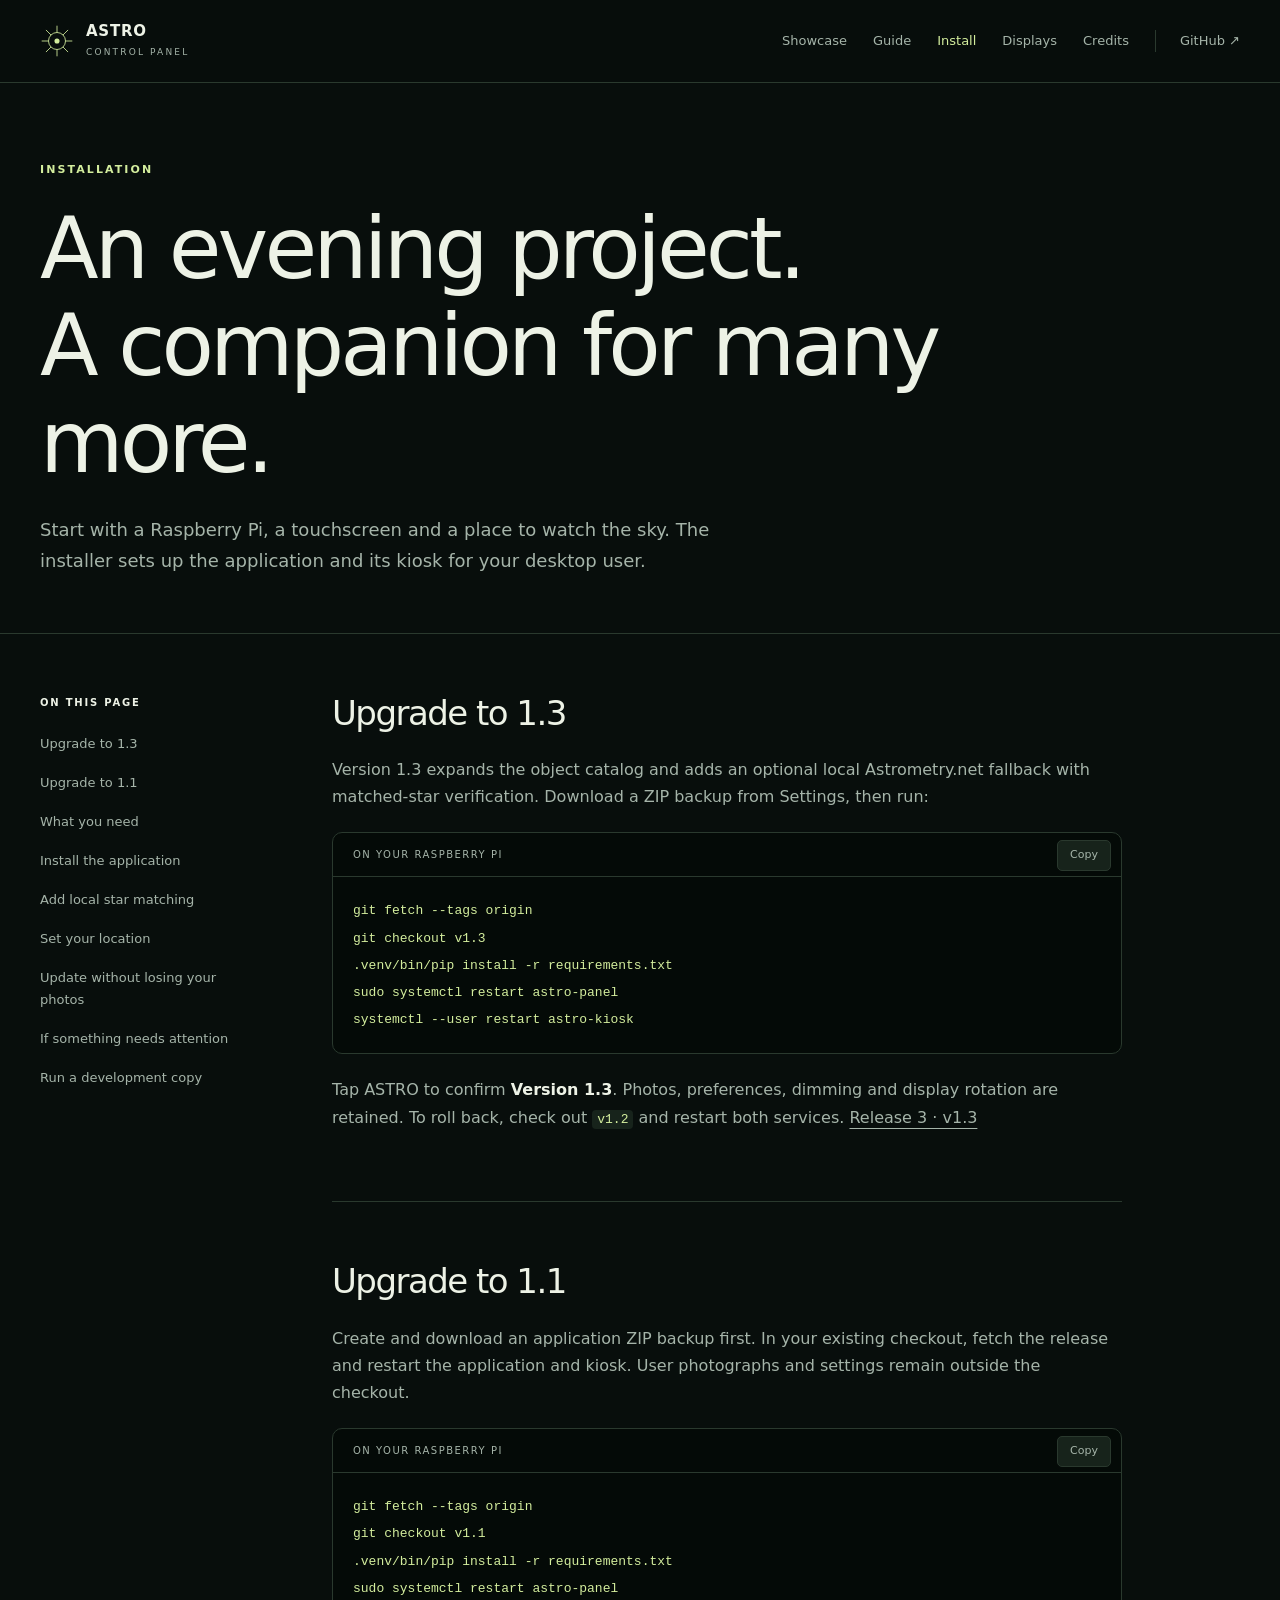
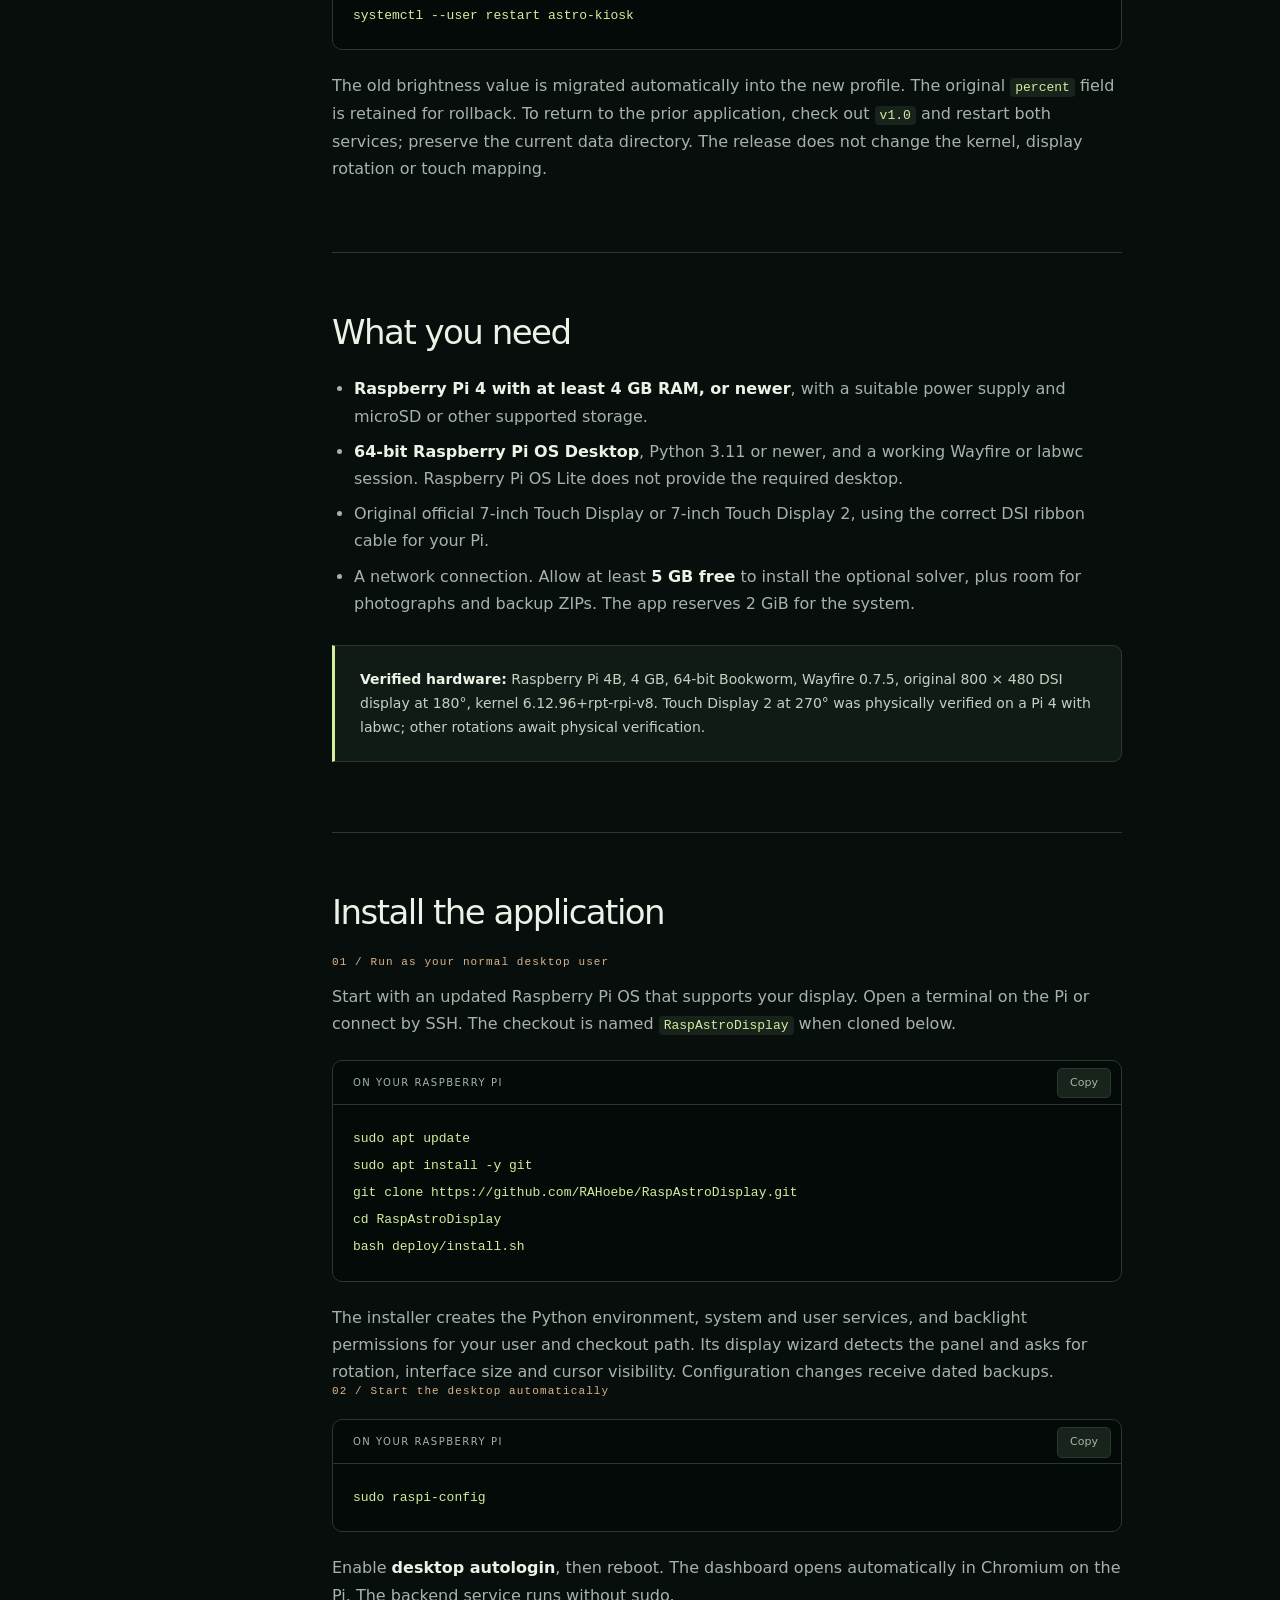
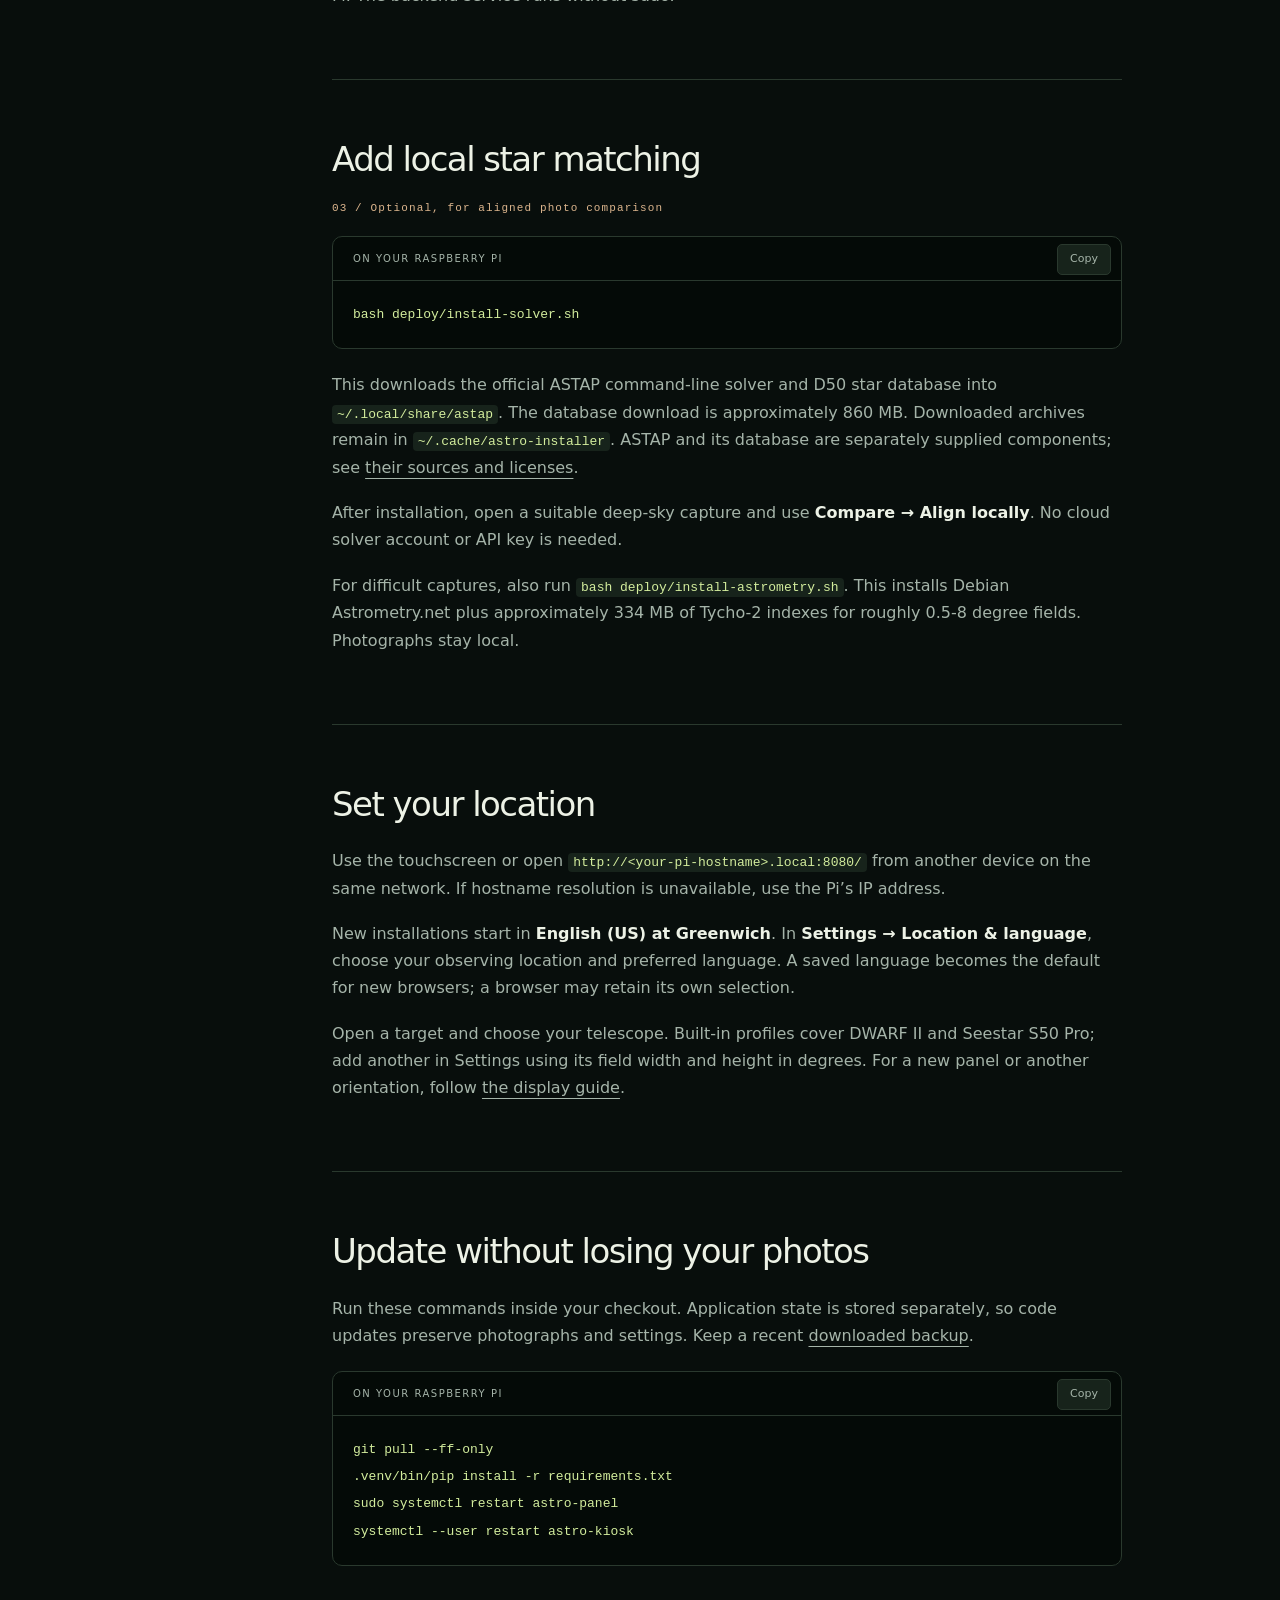
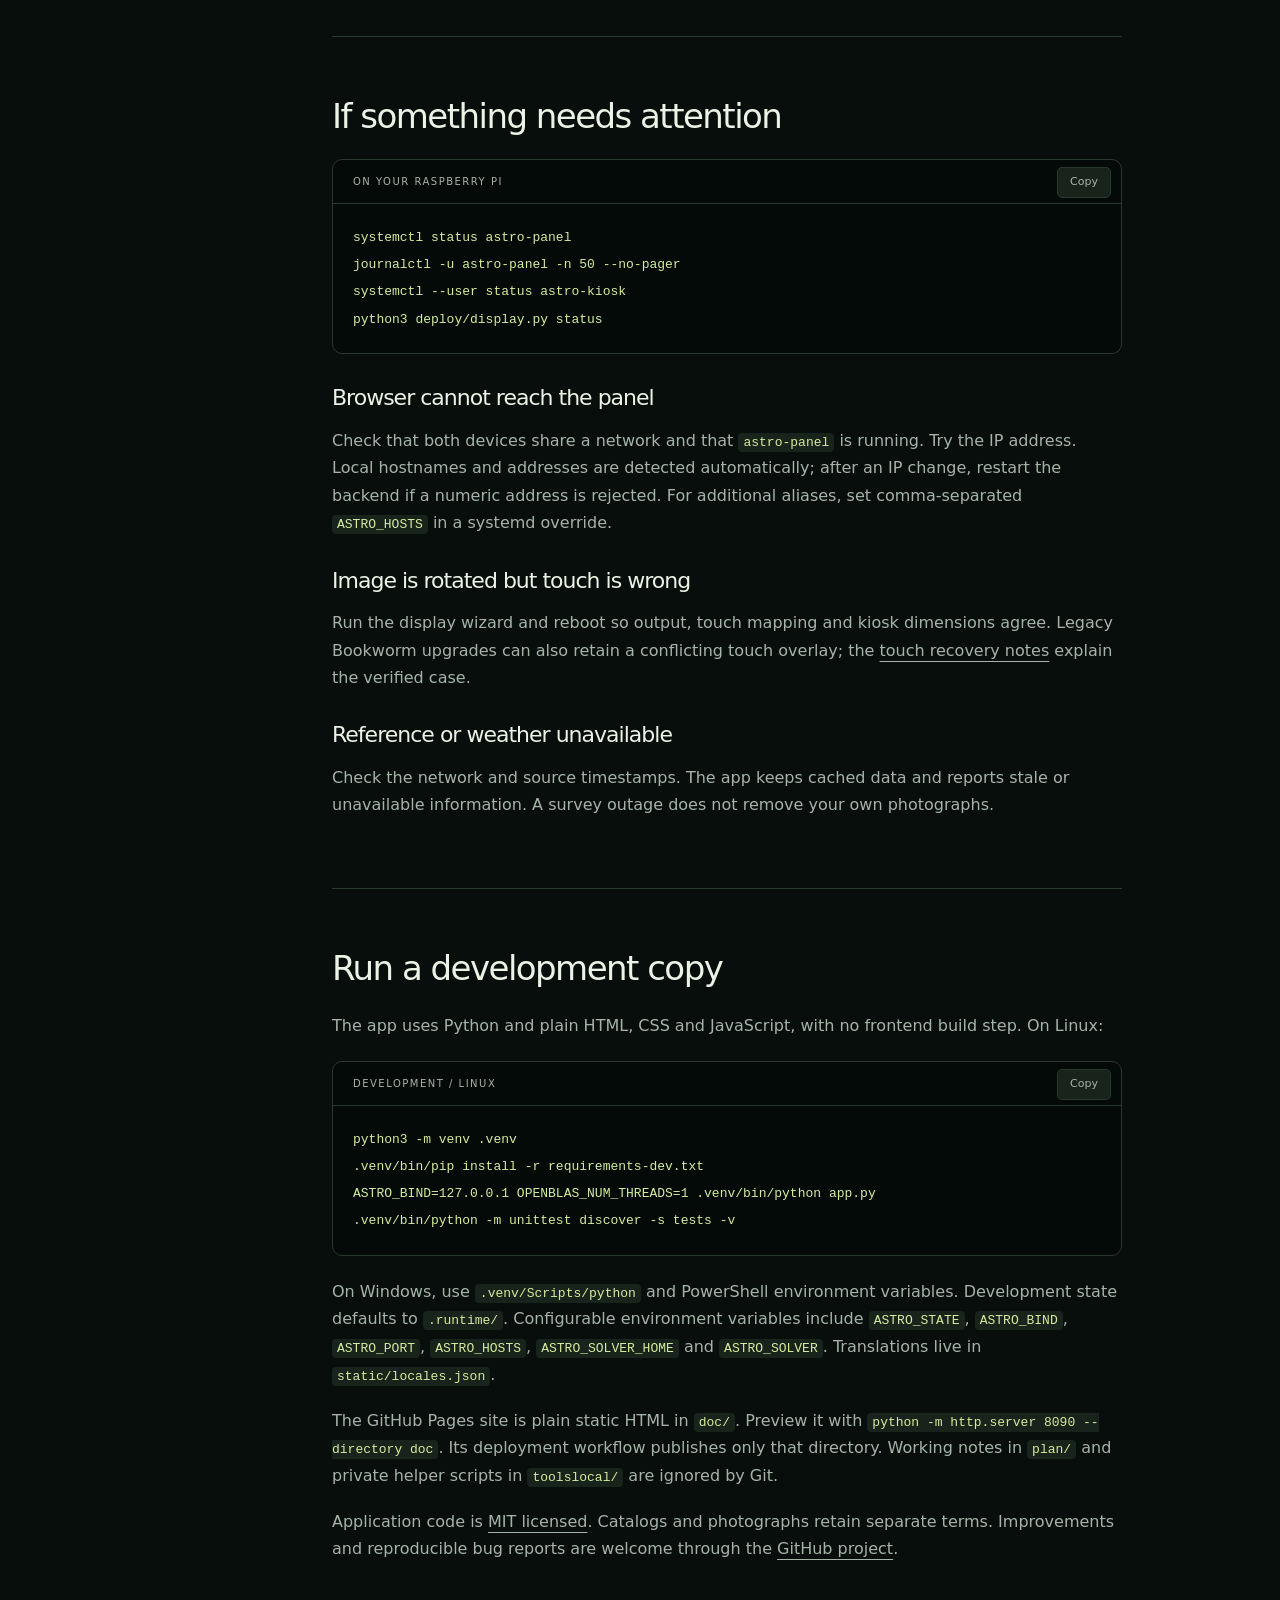
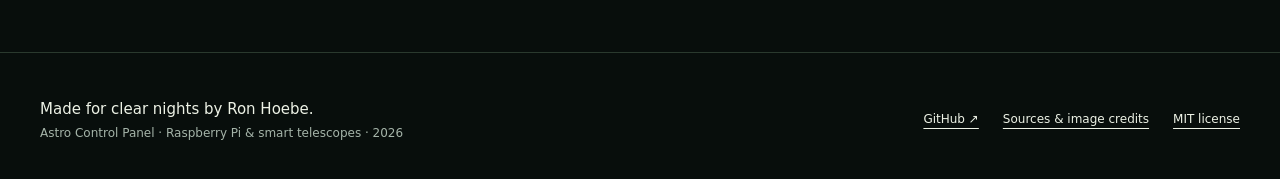
<file: doc/install.html>
<!doctype html>
<html lang="en-US"><head><meta charset="utf-8"><meta name="viewport" content="width=device-width,initial-scale=1"><title>Build your own panel · Astro Control Panel</title><meta name="description" content="Install Astro Control Panel on a Raspberry Pi 4 or newer, configure the display and optional ASTAP solver, and keep your system updated."><meta name="theme-color" content="#080e0c"><link rel="canonical" href="https://rahoebe.github.io/RaspAstroDisplay/install.html"><link rel="icon" href="assets/favicon.svg" type="image/svg+xml"><link rel="stylesheet" href="assets/site.css?v=3"><script src="assets/site.js?v=2" defer></script><meta property="og:title" content="Build your own panel · Astro Control Panel"><meta property="og:description" content="Install Astro Control Panel on a Raspberry Pi 4 or newer, configure the display and optional ASTAP solver, and keep your system updated."><meta property="og:type" content="website"><meta property="og:image" content="https://rahoebe.github.io/RaspAstroDisplay/assets/north-america.png"><meta property="og:url" content="https://rahoebe.github.io/RaspAstroDisplay/install.html"></head>
<body><a class="skip" href="#main">Skip to content</a><header class="site-head"><div class="wrap head-inner"><a class="brand" href="index.html" aria-label="Astro Control Panel home"><svg viewBox="0 0 40 40" fill="none" aria-hidden="true"><path d="M20 2v36M2 20h36M7 7l26 26M7 33L33 7" stroke="currentColor"/><circle cx="20" cy="20" r="10" fill="#080e0c" stroke="currentColor"/><circle cx="20" cy="20" r="3" fill="currentColor"/></svg><span>ASTRO<small>CONTROL PANEL</small></span></a><button class="menu-toggle" aria-controls="site-nav" aria-expanded="false">Menu</button><nav class="site-nav" id="site-nav" aria-label="Main navigation"><a href="showcase.html">Showcase</a><a href="guide.html">Guide</a><a href="install.html" aria-current="page">Install</a><a href="displays.html">Displays</a><a href="sources.html">Credits</a><a class="nav-git" href="https://github.com/RAHoebe/RaspAstroDisplay">GitHub ↗</a></nav></div></header>
<main id="main"><div class="page-intro"><div class="wrap"><span class="eyebrow">Installation</span><h1>An evening project.<br>A companion for many more.</h1><p>Start with a Raspberry Pi, a touchscreen and a place to watch the sky. The installer sets up the application and its kiosk for your desktop user.</p></div></div><div class="wrap doc-layout"><nav class="doc-toc" aria-label="On this page"><strong>On this page</strong><a href="#v13">Upgrade to 1.3</a><a href="#v11">Upgrade to 1.1</a><a href="#requirements">What you need</a><a href="#install">Install the application</a><a href="#solver">Add local star matching</a><a href="#first-start">Set your location</a><a href="#updates">Update without losing your photos</a><a href="#diagnostics">If something needs attention</a><a href="#development">Run a development copy</a></nav><div class="prose"><section id="v13"><h2>Upgrade to 1.3</h2><p>Version 1.3 expands the object catalog and adds an optional local Astrometry.net fallback with matched-star verification. Download a ZIP backup from Settings, then run:</p><div class="code-block"><span class="code-label">On your Raspberry Pi</span><button class="copy-code" aria-label="Copy commands">Copy</button><pre><code>git fetch --tags origin
git checkout v1.3
.venv/bin/pip install -r requirements.txt
sudo systemctl restart astro-panel
systemctl --user restart astro-kiosk</code></pre></div><p>Tap ASTRO to confirm <strong>Version 1.3</strong>. Photos, preferences, dimming and display rotation are retained. To roll back, check out <code>v1.2</code> and restart both services. <a href="https://github.com/RAHoebe/RaspAstroDisplay/releases/tag/v1.3">Release 3 · v1.3</a></p></section><section id="v11"><h2>Upgrade to 1.1</h2><p>Create and download an application ZIP backup first. In your existing checkout, fetch the release and restart the application and kiosk. User photographs and settings remain outside the checkout.</p><div class="code-block"><span class="code-label">On your Raspberry Pi</span><button class="copy-code" aria-label="Copy commands">Copy</button><pre><code>git fetch --tags origin
git checkout v1.1
.venv/bin/pip install -r requirements.txt
sudo systemctl restart astro-panel
systemctl --user restart astro-kiosk</code></pre></div><p>The old brightness value is migrated automatically into the new profile. The original <code>percent</code> field is retained for rollback. To return to the prior application, check out <code>v1.0</code> and restart both services; preserve the current data directory. The release does not change the kernel, display rotation or touch mapping.</p></section><section id="requirements"><h2>What you need</h2><ul><li><strong>Raspberry Pi 4 with at least 4 GB RAM, or newer</strong>, with a suitable power supply and microSD or other supported storage.</li><li><strong>64-bit Raspberry Pi OS Desktop</strong>, Python 3.11 or newer, and a working Wayfire or labwc session. Raspberry Pi OS Lite does not provide the required desktop.</li><li>Original official 7-inch Touch Display or 7-inch Touch Display 2, using the correct DSI ribbon cable for your Pi.</li><li>A network connection. Allow at least <strong>5 GB free</strong> to install the optional solver, plus room for photographs and backup ZIPs. The app reserves 2 GiB for the system.</li></ul><div class="callout"><p><strong>Verified hardware:</strong> Raspberry Pi 4B, 4 GB, 64-bit Bookworm, Wayfire 0.7.5, original 800 × 480 DSI display at 180°, kernel 6.12.96+rpt-rpi-v8. Touch Display 2 at 270° was physically verified on a Pi 4 with labwc; other rotations await physical verification.</p></div></section><section id="install"><h2>Install the application</h2><span class="step-label">01 / Run as your normal desktop user</span><p>Start with an updated Raspberry Pi OS that supports your display. Open a terminal on the Pi or connect by SSH. The checkout is named <code>RaspAstroDisplay</code> when cloned below.</p><div class="code-block"><span class="code-label">On your Raspberry Pi</span><button class="copy-code" aria-label="Copy commands">Copy</button><pre><code>sudo apt update
sudo apt install -y git
git clone https://github.com/RAHoebe/RaspAstroDisplay.git
cd RaspAstroDisplay
bash deploy/install.sh</code></pre></div><p>The installer creates the Python environment, system and user services, and backlight permissions for your user and checkout path. Its display wizard detects the panel and asks for rotation, interface size and cursor visibility. Configuration changes receive dated backups.</p><span class="step-label">02 / Start the desktop automatically</span><div class="code-block"><span class="code-label">On your Raspberry Pi</span><button class="copy-code" aria-label="Copy commands">Copy</button><pre><code>sudo raspi-config</code></pre></div><p>Enable <strong>desktop autologin</strong>, then reboot. The dashboard opens automatically in Chromium on the Pi. The backend service runs without sudo.</p></section><section id="solver"><h2>Add local star matching</h2><span class="step-label">03 / Optional, for aligned photo comparison</span><div class="code-block"><span class="code-label">On your Raspberry Pi</span><button class="copy-code" aria-label="Copy commands">Copy</button><pre><code>bash deploy/install-solver.sh</code></pre></div><p>This downloads the official ASTAP command-line solver and D50 star database into <code>~/.local/share/astap</code>. The database download is approximately 860 MB. Downloaded archives remain in <code>~/.cache/astro-installer</code>. ASTAP and its database are separately supplied components; see <a href="sources.html#software">their sources and licenses</a>.</p><p>After installation, open a suitable deep-sky capture and use <strong>Compare → Align locally</strong>. No cloud solver account or API key is needed.</p><p>For difficult captures, also run <code>bash deploy/install-astrometry.sh</code>. This installs Debian Astrometry.net plus approximately 334 MB of Tycho-2 indexes for roughly 0.5-8 degree fields. Photographs stay local.</p></section><section id="first-start"><h2>Set your location</h2><p>Use the touchscreen or open <code>http://&lt;your-pi-hostname&gt;.local:8080/</code> from another device on the same network. If hostname resolution is unavailable, use the Pi’s IP address.</p><p>New installations start in <strong>English (US) at Greenwich</strong>. In <strong>Settings → Location &amp; language</strong>, choose your observing location and preferred language. A saved language becomes the default for new browsers; a browser may retain its own selection.</p><p>Open a target and choose your telescope. Built-in profiles cover DWARF II and Seestar S50 Pro; add another in Settings using its field width and height in degrees. For a new panel or another orientation, follow <a href="displays.html">the display guide</a>.</p></section><section id="updates"><h2>Update without losing your photos</h2><p>Run these commands inside your checkout. Application state is stored separately, so code updates preserve photographs and settings. Keep a recent <a href="guide.html#backup">downloaded backup</a>.</p><div class="code-block"><span class="code-label">On your Raspberry Pi</span><button class="copy-code" aria-label="Copy commands">Copy</button><pre><code>git pull --ff-only
.venv/bin/pip install -r requirements.txt
sudo systemctl restart astro-panel
systemctl --user restart astro-kiosk</code></pre></div></section><section id="diagnostics"><h2>If something needs attention</h2><div class="code-block"><span class="code-label">On your Raspberry Pi</span><button class="copy-code" aria-label="Copy commands">Copy</button><pre><code>systemctl status astro-panel
journalctl -u astro-panel -n 50 --no-pager
systemctl --user status astro-kiosk
python3 deploy/display.py status</code></pre></div><h3>Browser cannot reach the panel</h3><p>Check that both devices share a network and that <code>astro-panel</code> is running. Try the IP address. Local hostnames and addresses are detected automatically; after an IP change, restart the backend if a numeric address is rejected. For additional aliases, set comma-separated <code>ASTRO_HOSTS</code> in a systemd override.</p><h3>Image is rotated but touch is wrong</h3><p>Run the display wizard and reboot so output, touch mapping and kiosk dimensions agree. Legacy Bookworm upgrades can also retain a conflicting touch overlay; the <a href="displays.html#touch">touch recovery notes</a> explain the verified case.</p><h3>Reference or weather unavailable</h3><p>Check the network and source timestamps. The app keeps cached data and reports stale or unavailable information. A survey outage does not remove your own photographs.</p></section><section id="development"><h2>Run a development copy</h2><p>The app uses Python and plain HTML, CSS and JavaScript, with no frontend build step. On Linux:</p><div class="code-block"><span class="code-label">Development / Linux</span><button class="copy-code" aria-label="Copy commands">Copy</button><pre><code>python3 -m venv .venv
.venv/bin/pip install -r requirements-dev.txt
ASTRO_BIND=127.0.0.1 OPENBLAS_NUM_THREADS=1 .venv/bin/python app.py
.venv/bin/python -m unittest discover -s tests -v</code></pre></div><p>On Windows, use <code>.venv/Scripts/python</code> and PowerShell environment variables. Development state defaults to <code>.runtime/</code>. Configurable environment variables include <code>ASTRO_STATE</code>, <code>ASTRO_BIND</code>, <code>ASTRO_PORT</code>, <code>ASTRO_HOSTS</code>, <code>ASTRO_SOLVER_HOME</code> and <code>ASTRO_SOLVER</code>. Translations live in <code>static/locales.json</code>.</p><p>The GitHub Pages site is plain static HTML in <code>doc/</code>. Preview it with <code>python -m http.server 8090 --directory doc</code>. Its deployment workflow publishes only that directory. Working notes in <code>plan/</code> and private helper scripts in <code>toolslocal/</code> are ignored by Git.</p><p>Application code is <a href="sources.html#license">MIT licensed</a>. Catalogs and photographs retain separate terms. Improvements and reproducible bug reports are welcome through the <a href="https://github.com/RAHoebe/RaspAstroDisplay">GitHub project</a>.</p></section></div></div></main><footer class="site-footer"><div class="wrap footer-row"><div><strong>Made for clear nights by Ron Hoebe.</strong><p>Astro Control Panel · Raspberry Pi &amp; smart telescopes · 2026</p></div><div class="footer-links"><a href="https://github.com/RAHoebe/RaspAstroDisplay">GitHub ↗</a><a href="sources.html">Sources &amp; image credits</a><a href="sources.html#license">MIT license</a></div></div></footer></body></html>
</file>
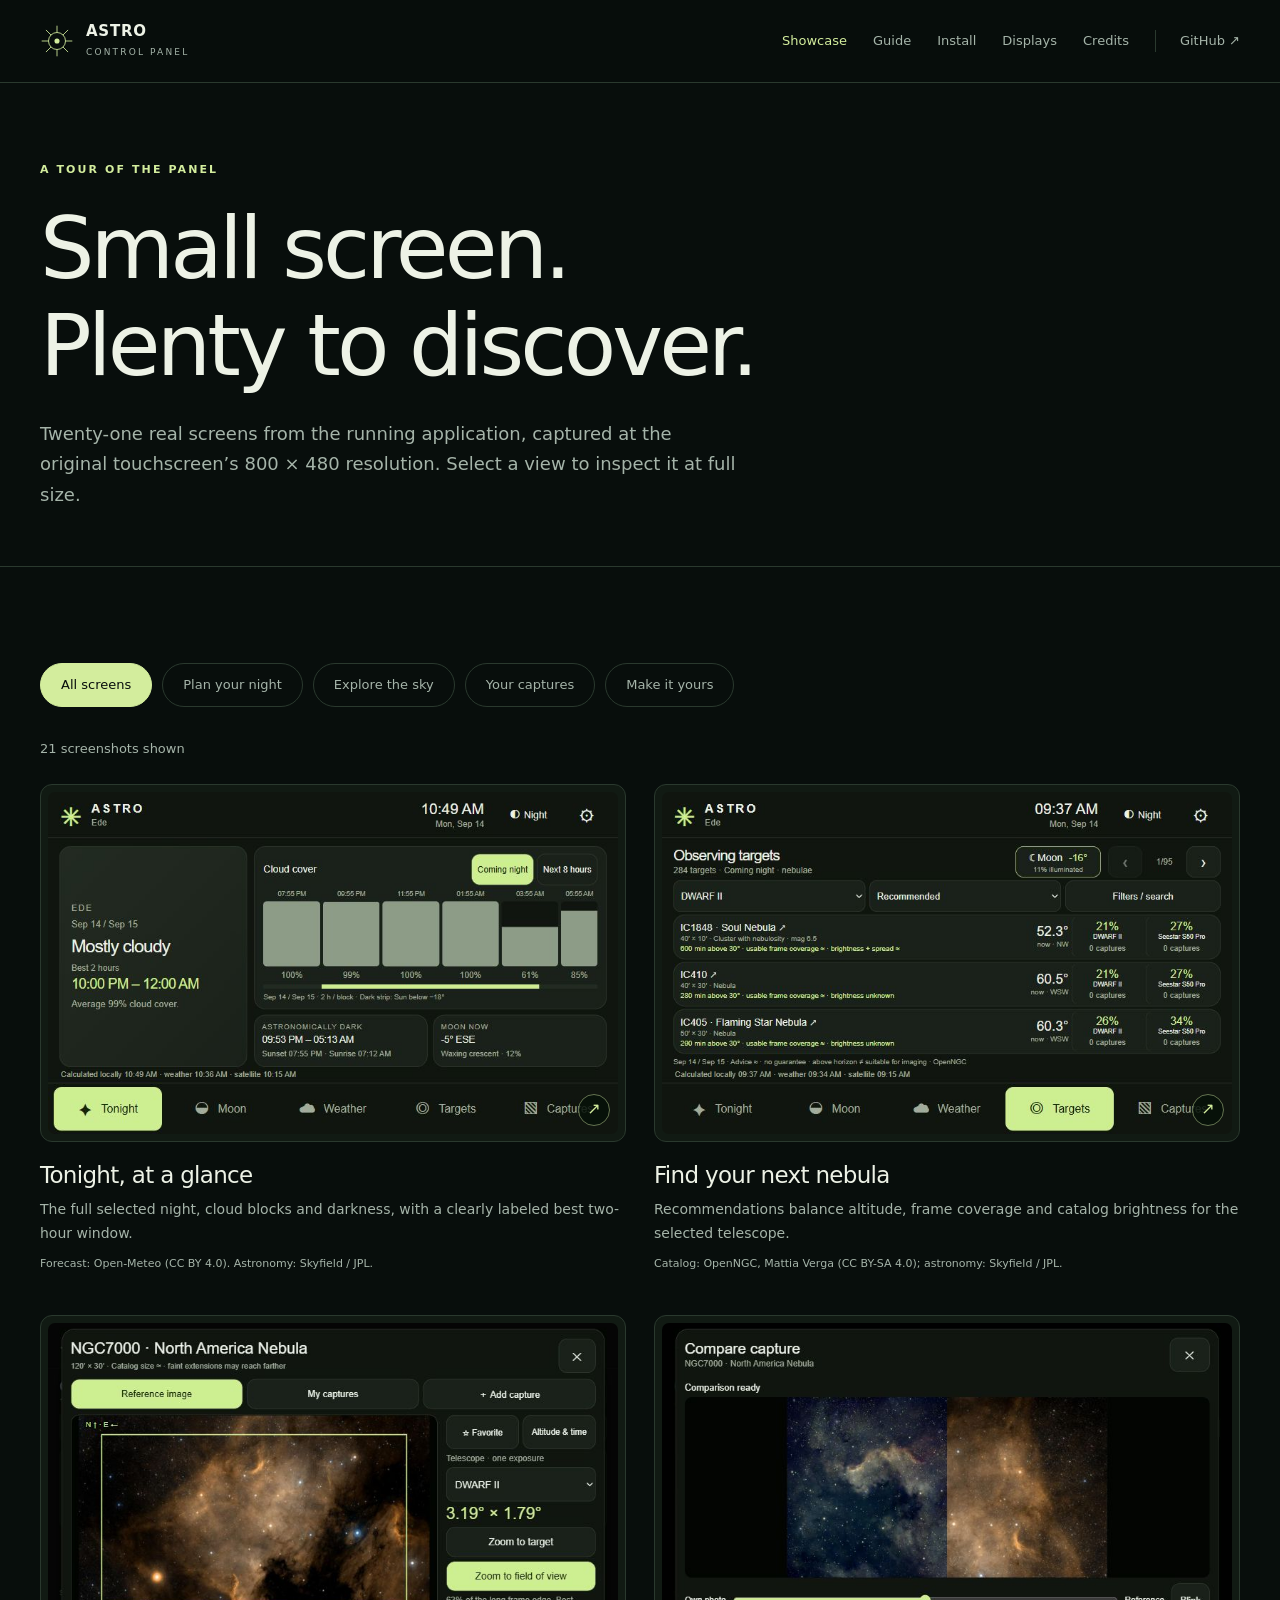
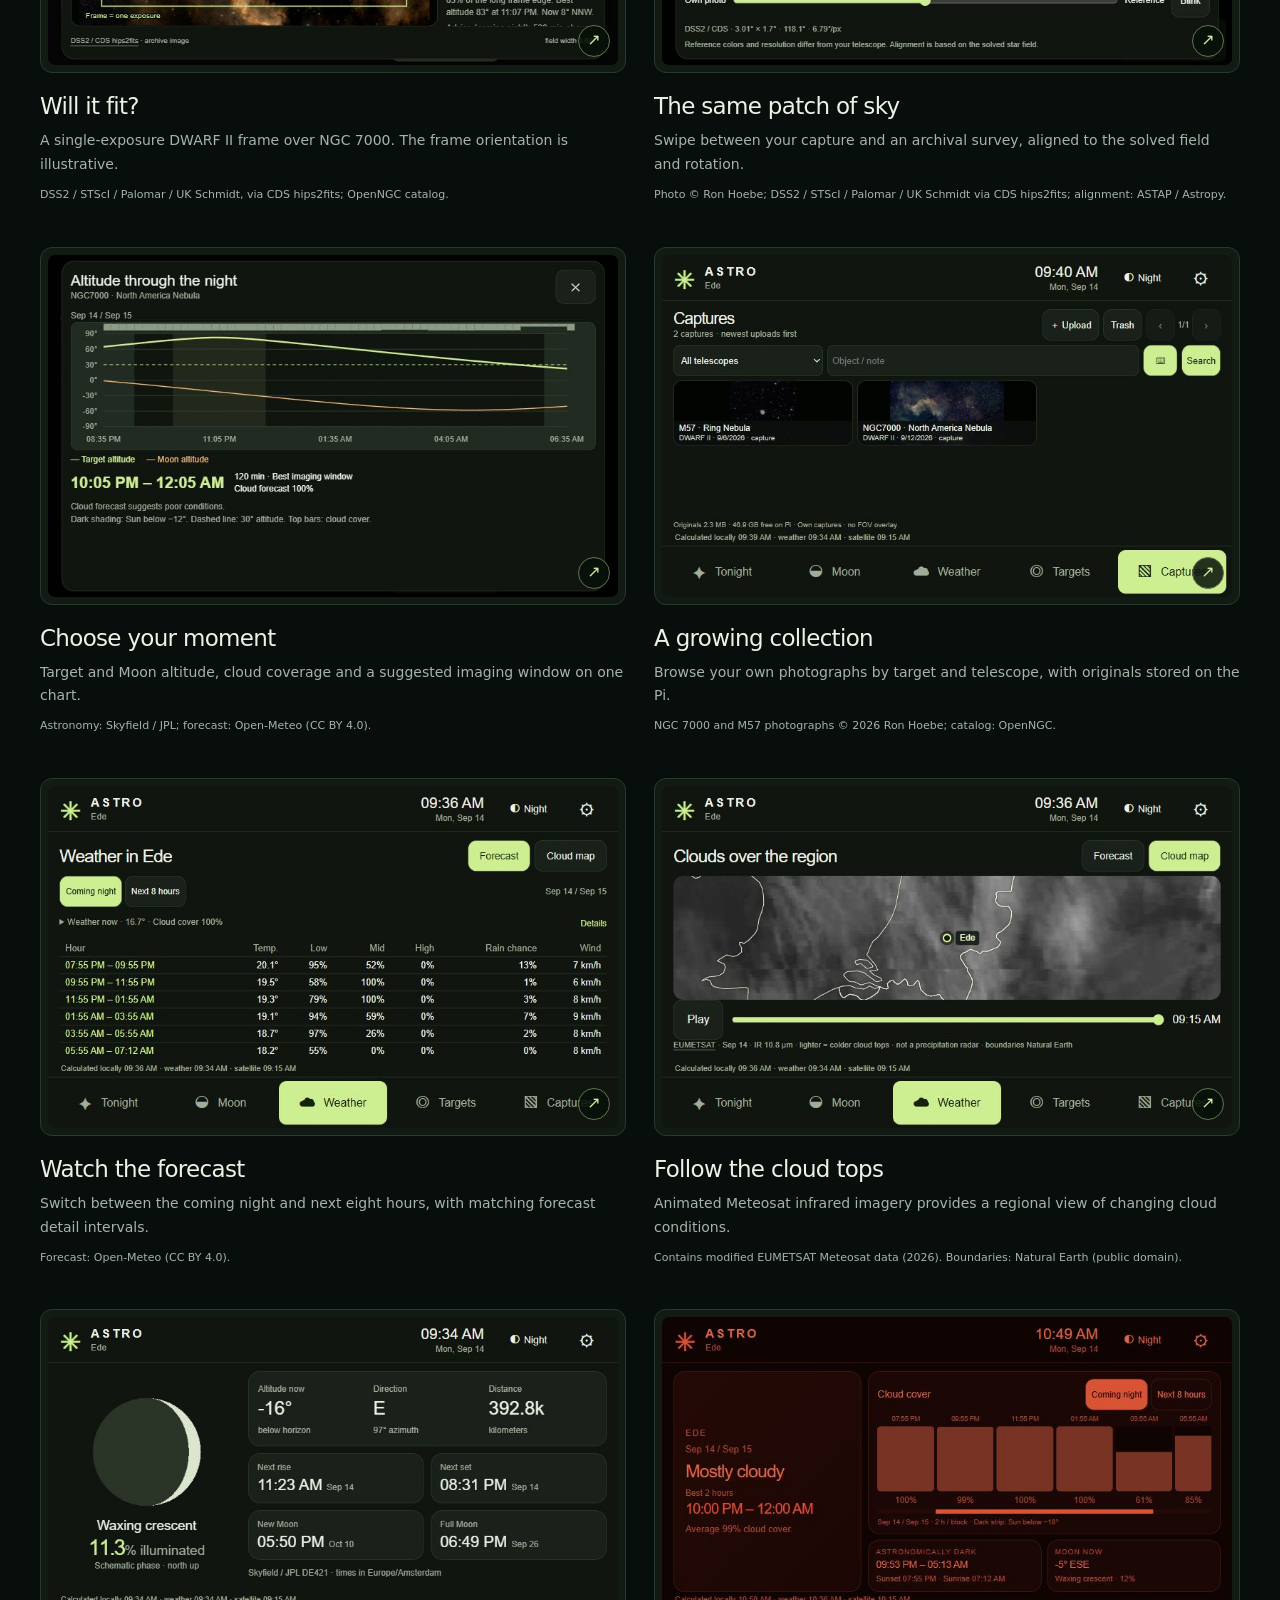
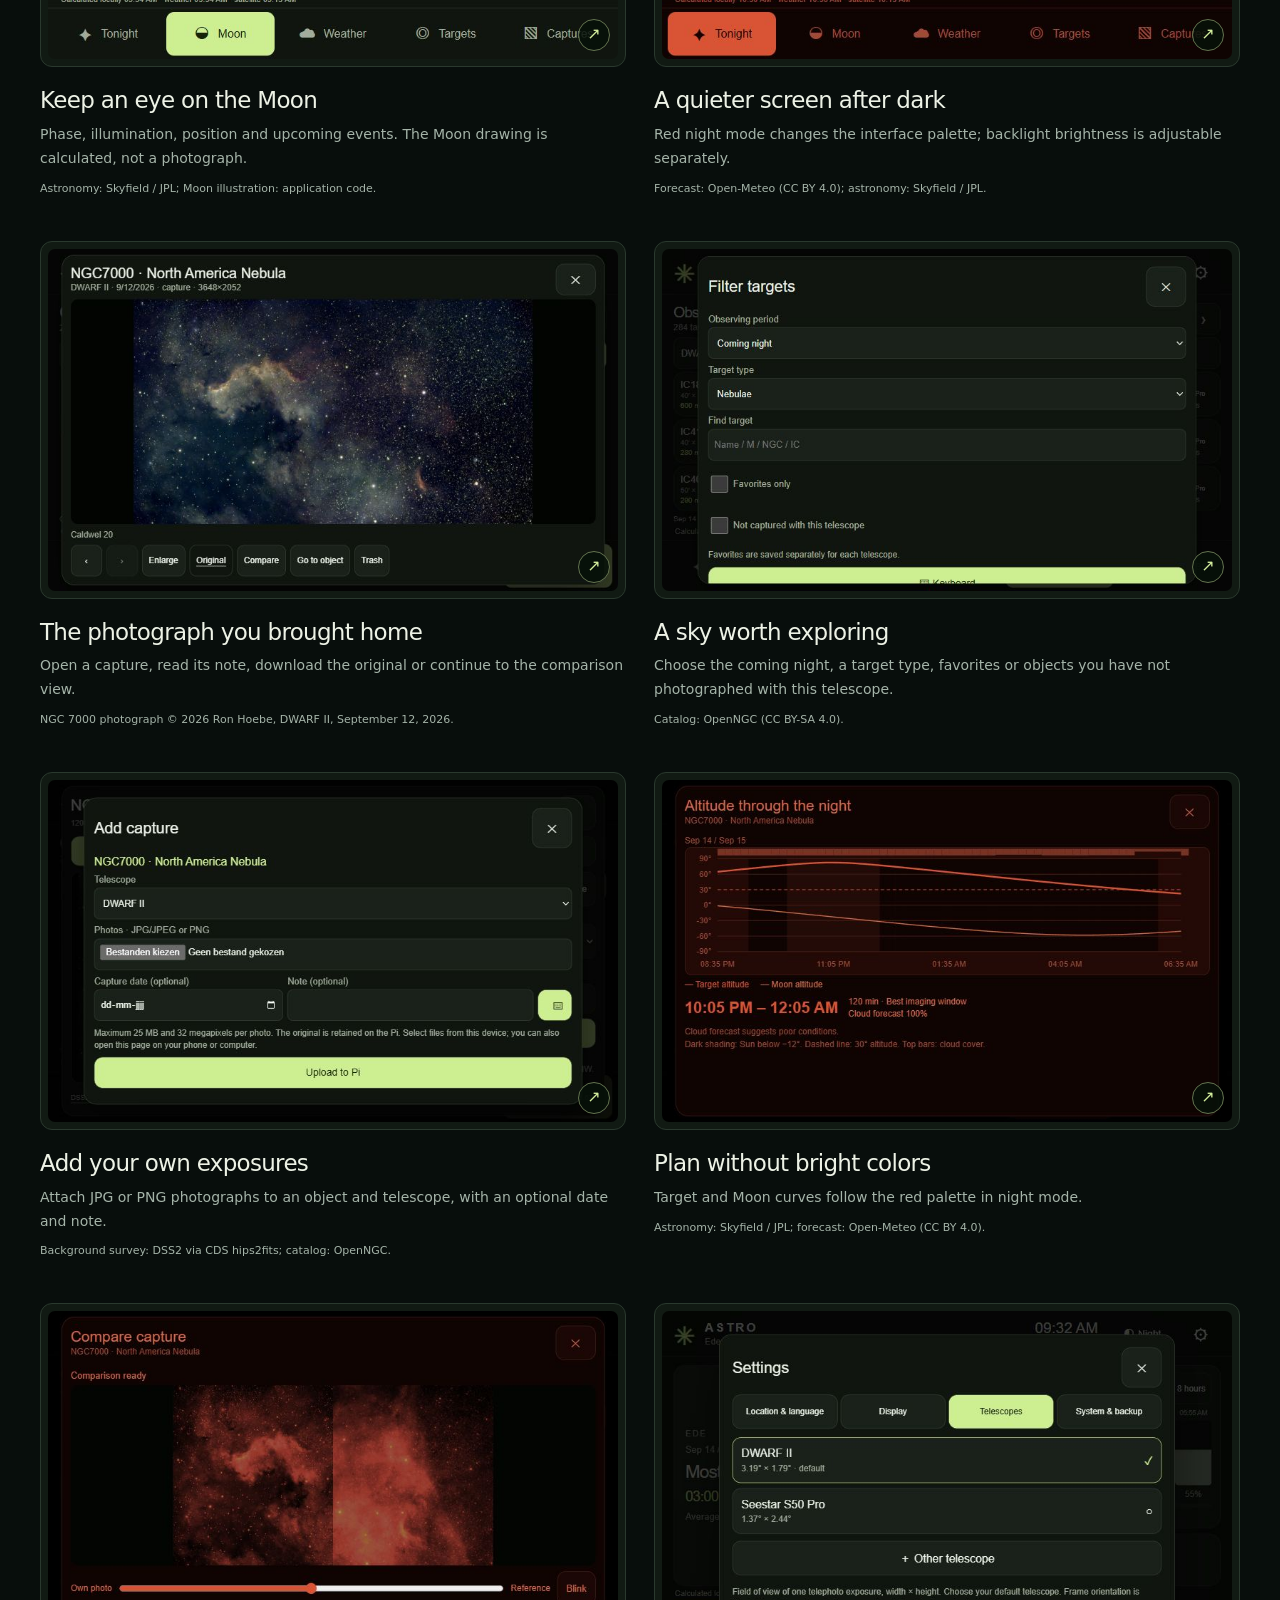
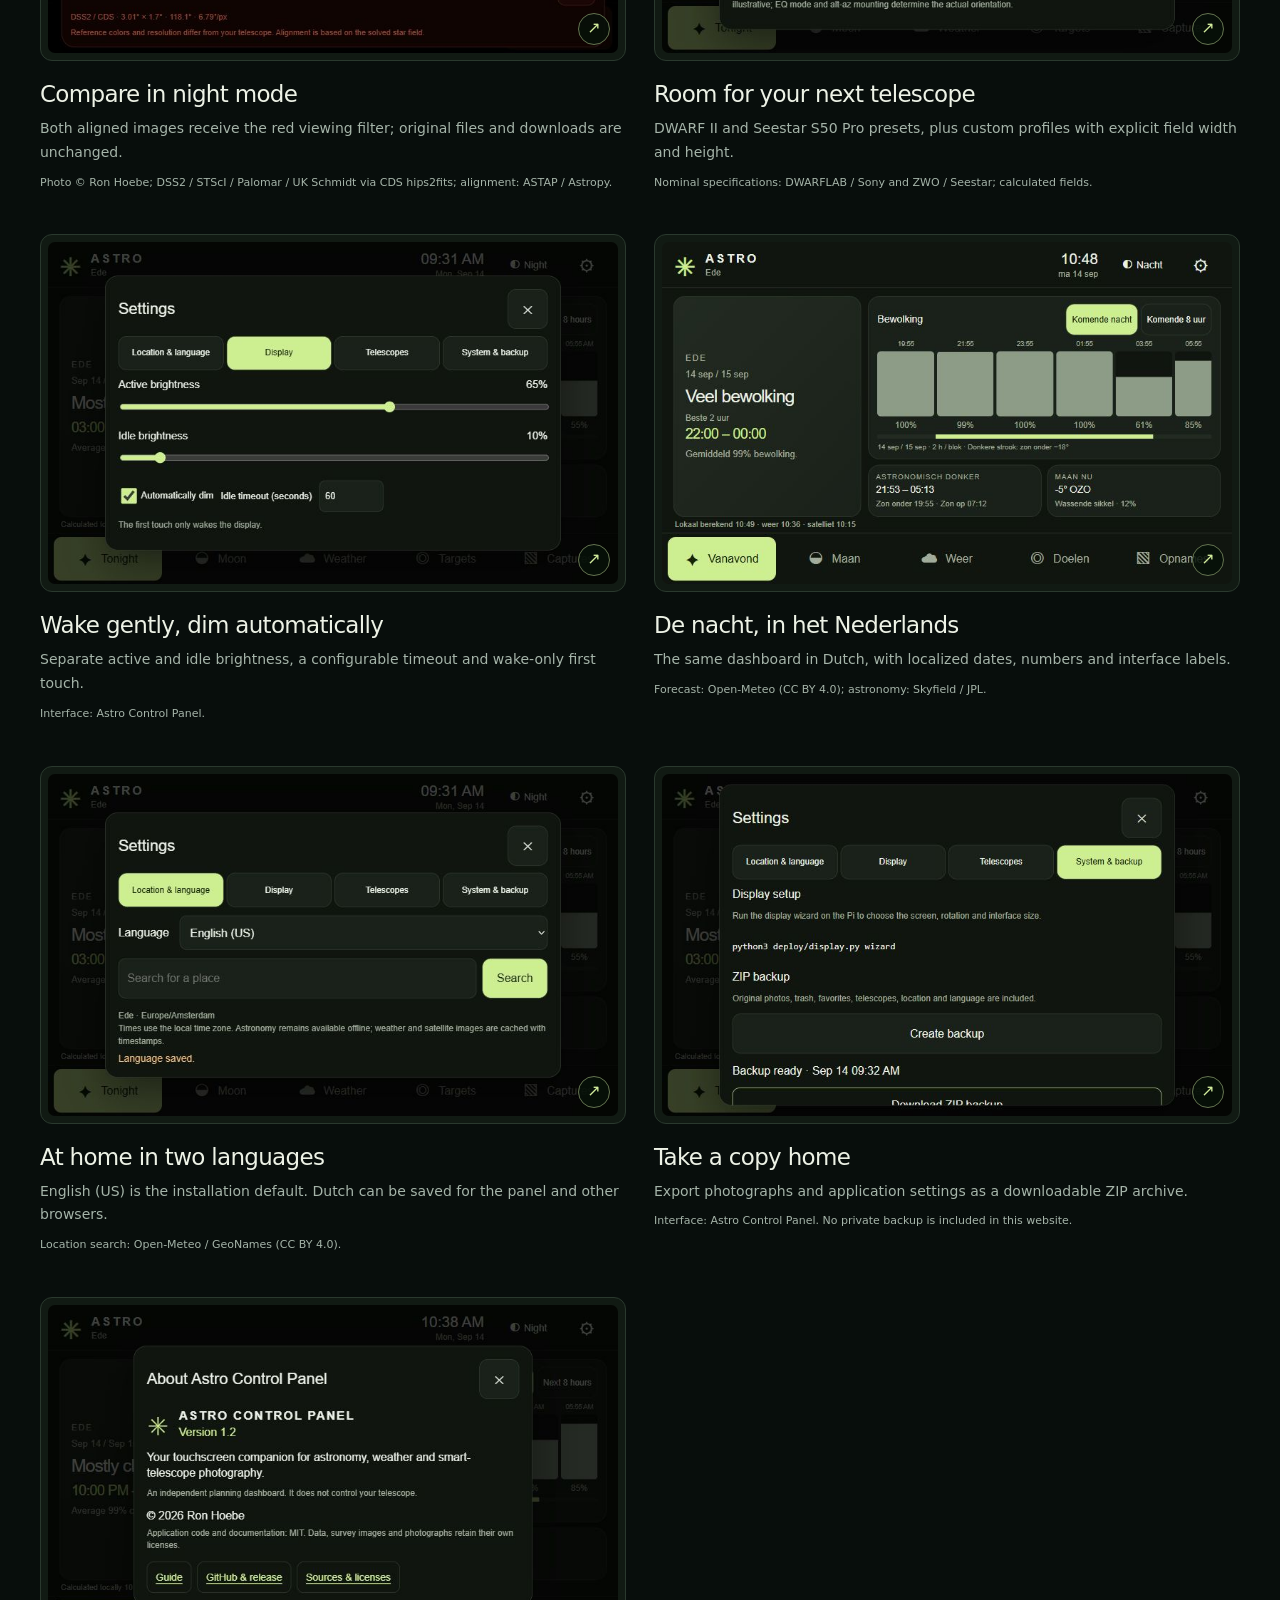
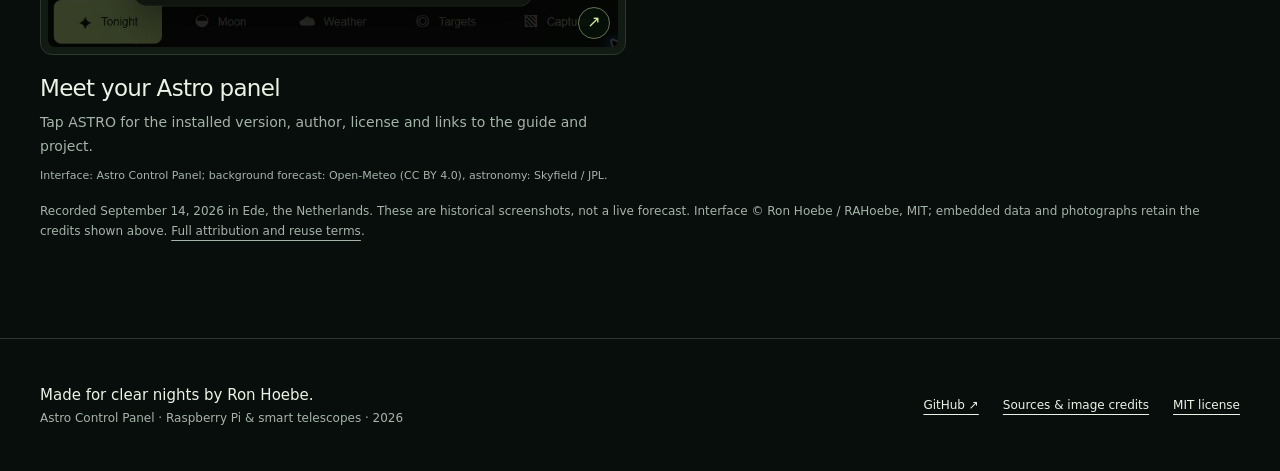
<file: doc/showcase.html>
<!doctype html>
<html lang="en-US"><head><meta charset="utf-8"><meta name="viewport" content="width=device-width,initial-scale=1"><title>Explore the dashboard · Astro Control Panel</title><meta name="description" content="Real touchscreen screenshots of the Astro Control Panel: targets, weather, Moon, captures, comparison, graphs and night mode."><meta name="theme-color" content="#080e0c"><link rel="canonical" href="https://rahoebe.github.io/RaspAstroDisplay/showcase.html"><link rel="icon" href="assets/favicon.svg" type="image/svg+xml"><link rel="stylesheet" href="assets/site.css?v=3"><script src="assets/site.js?v=2" defer></script><meta property="og:title" content="Explore the dashboard · Astro Control Panel"><meta property="og:description" content="Real touchscreen screenshots of the Astro Control Panel: targets, weather, Moon, captures, comparison, graphs and night mode."><meta property="og:type" content="website"><meta property="og:image" content="https://rahoebe.github.io/RaspAstroDisplay/assets/north-america.png"><meta property="og:url" content="https://rahoebe.github.io/RaspAstroDisplay/showcase.html"></head>
<body><a class="skip" href="#main">Skip to content</a><header class="site-head"><div class="wrap head-inner"><a class="brand" href="index.html" aria-label="Astro Control Panel home"><svg viewBox="0 0 40 40" fill="none" aria-hidden="true"><path d="M20 2v36M2 20h36M7 7l26 26M7 33L33 7" stroke="currentColor"/><circle cx="20" cy="20" r="10" fill="#080e0c" stroke="currentColor"/><circle cx="20" cy="20" r="3" fill="currentColor"/></svg><span>ASTRO<small>CONTROL PANEL</small></span></a><button class="menu-toggle" aria-controls="site-nav" aria-expanded="false">Menu</button><nav class="site-nav" id="site-nav" aria-label="Main navigation"><a href="showcase.html" aria-current="page">Showcase</a><a href="guide.html">Guide</a><a href="install.html">Install</a><a href="displays.html">Displays</a><a href="sources.html">Credits</a><a class="nav-git" href="https://github.com/RAHoebe/RaspAstroDisplay">GitHub ↗</a></nav></div></header>
<main id="main"><div class="page-intro"><div class="wrap"><span class="eyebrow">A tour of the panel</span><h1>Small screen.<br>Plenty to discover.</h1><p>Twenty-one real screens from the running application, captured at the original touchscreen’s 800 × 480 resolution. Select a view to inspect it at full size.</p></div></div><section class="section"><div class="wrap"><div class="gallery-filters" aria-label="Screenshot categories"><button data-filter="all" aria-pressed="true">All screens</button><button data-filter="plan" aria-pressed="false">Plan your night</button><button data-filter="observe" aria-pressed="false">Explore the sky</button><button data-filter="capture" aria-pressed="false">Your captures</button><button data-filter="system" aria-pressed="false">Make it yours</button></div><p id="gallery-status" class="fine" role="status">21 screenshots shown</p><div class="gallery"><article class="screen-card" data-category="plan"><button class="image-button" data-shot aria-label="Enlarge Tonight, at a glance"><img src="screenshots/tonight.png?v=20260914-12b" alt="Tonight, at a glance: The full selected night, cloud blocks and darkness, with a clearly labeled best two-hour window." width="800" height="480" loading="lazy"></button><h2>Tonight, at a glance</h2><p>The full selected night, cloud blocks and darkness, with a clearly labeled best two-hour window.</p><p class="credit">Forecast: Open-Meteo (CC BY 4.0). Astronomy: Skyfield / JPL.</p></article><article class="screen-card" data-category="plan"><button class="image-button" data-shot aria-label="Enlarge Find your next nebula"><img src="screenshots/targets.png?v=20260914-12b" alt="Find your next nebula: Recommendations balance altitude, frame coverage and catalog brightness for the selected telescope." width="800" height="480" loading="lazy"></button><h2>Find your next nebula</h2><p>Recommendations balance altitude, frame coverage and catalog brightness for the selected telescope.</p><p class="credit">Catalog: OpenNGC, Mattia Verga (CC BY-SA 4.0); astronomy: Skyfield / JPL.</p></article><article class="screen-card" data-category="observe"><button class="image-button" data-shot aria-label="Enlarge Will it fit?"><img src="screenshots/target-fov.png?v=20260914-12b" alt="Will it fit?: A single-exposure DWARF II frame over NGC 7000. The frame orientation is illustrative." width="800" height="480" loading="lazy"></button><h2>Will it fit?</h2><p>A single-exposure DWARF II frame over NGC 7000. The frame orientation is illustrative.</p><p class="credit">DSS2 / STScI / Palomar / UK Schmidt, via CDS hips2fits; OpenNGC catalog.</p></article><article class="screen-card" data-category="capture"><button class="image-button" data-shot aria-label="Enlarge The same patch of sky"><img src="screenshots/comparison.png?v=20260914-12b" alt="The same patch of sky: Swipe between your capture and an archival survey, aligned to the solved field and rotation." width="800" height="480" loading="lazy"></button><h2>The same patch of sky</h2><p>Swipe between your capture and an archival survey, aligned to the solved field and rotation.</p><p class="credit">Photo © Ron Hoebe; DSS2 / STScI / Palomar / UK Schmidt via CDS hips2fits; alignment: ASTAP / Astropy.</p></article><article class="screen-card" data-category="plan"><button class="image-button" data-shot aria-label="Enlarge Choose your moment"><img src="screenshots/altitude.png?v=20260914-12b" alt="Choose your moment: Target and Moon altitude, cloud coverage and a suggested imaging window on one chart." width="800" height="480" loading="lazy"></button><h2>Choose your moment</h2><p>Target and Moon altitude, cloud coverage and a suggested imaging window on one chart.</p><p class="credit">Astronomy: Skyfield / JPL; forecast: Open-Meteo (CC BY 4.0).</p></article><article class="screen-card" data-category="capture"><button class="image-button" data-shot aria-label="Enlarge A growing collection"><img src="screenshots/captures.png?v=20260914-12b" alt="A growing collection: Browse your own photographs by target and telescope, with originals stored on the Pi." width="800" height="480" loading="lazy"></button><h2>A growing collection</h2><p>Browse your own photographs by target and telescope, with originals stored on the Pi.</p><p class="credit">NGC 7000 and M57 photographs © 2026 Ron Hoebe; catalog: OpenNGC.</p></article><article class="screen-card" data-category="observe"><button class="image-button" data-shot aria-label="Enlarge Watch the forecast"><img src="screenshots/weather.png?v=20260914-12b" alt="Watch the forecast: Switch between the coming night and next eight hours, with matching forecast detail intervals." width="800" height="480" loading="lazy"></button><h2>Watch the forecast</h2><p>Switch between the coming night and next eight hours, with matching forecast detail intervals.</p><p class="credit">Forecast: Open-Meteo (CC BY 4.0).</p></article><article class="screen-card" data-category="observe"><button class="image-button" data-shot aria-label="Enlarge Follow the cloud tops"><img src="screenshots/cloud-map.png?v=20260914-12b" alt="Follow the cloud tops: Animated Meteosat infrared imagery provides a regional view of changing cloud conditions." width="800" height="480" loading="lazy"></button><h2>Follow the cloud tops</h2><p>Animated Meteosat infrared imagery provides a regional view of changing cloud conditions.</p><p class="credit">Contains modified EUMETSAT Meteosat data (2026). Boundaries: Natural Earth (public domain).</p></article><article class="screen-card" data-category="observe"><button class="image-button" data-shot aria-label="Enlarge Keep an eye on the Moon"><img src="screenshots/moon.png?v=20260914-12b" alt="Keep an eye on the Moon: Phase, illumination, position and upcoming events. The Moon drawing is calculated, not a photograph." width="800" height="480" loading="lazy"></button><h2>Keep an eye on the Moon</h2><p>Phase, illumination, position and upcoming events. The Moon drawing is calculated, not a photograph.</p><p class="credit">Astronomy: Skyfield / JPL; Moon illustration: application code.</p></article><article class="screen-card" data-category="system"><button class="image-button" data-shot aria-label="Enlarge A quieter screen after dark"><img src="screenshots/night-mode.png?v=20260914-12b" alt="A quieter screen after dark: Red night mode changes the interface palette; backlight brightness is adjustable separately." width="800" height="480" loading="lazy"></button><h2>A quieter screen after dark</h2><p>Red night mode changes the interface palette; backlight brightness is adjustable separately.</p><p class="credit">Forecast: Open-Meteo (CC BY 4.0); astronomy: Skyfield / JPL.</p></article><article class="screen-card" data-category="capture"><button class="image-button" data-shot aria-label="Enlarge The photograph you brought home"><img src="screenshots/capture.png?v=20260914-12b" alt="The photograph you brought home: Open a capture, read its note, download the original or continue to the comparison view." width="800" height="480" loading="lazy"></button><h2>The photograph you brought home</h2><p>Open a capture, read its note, download the original or continue to the comparison view.</p><p class="credit">NGC 7000 photograph © 2026 Ron Hoebe, DWARF II, September 12, 2026.</p></article><article class="screen-card" data-category="plan"><button class="image-button" data-shot aria-label="Enlarge A sky worth exploring"><img src="screenshots/target-filters.png?v=20260914-12b" alt="A sky worth exploring: Choose the coming night, a target type, favorites or objects you have not photographed with this telescope." width="800" height="480" loading="lazy"></button><h2>A sky worth exploring</h2><p>Choose the coming night, a target type, favorites or objects you have not photographed with this telescope.</p><p class="credit">Catalog: OpenNGC (CC BY-SA 4.0).</p></article><article class="screen-card" data-category="capture"><button class="image-button" data-shot aria-label="Enlarge Add your own exposures"><img src="screenshots/upload.png?v=20260914-12b" alt="Add your own exposures: Attach JPG or PNG photographs to an object and telescope, with an optional date and note." width="800" height="480" loading="lazy"></button><h2>Add your own exposures</h2><p>Attach JPG or PNG photographs to an object and telescope, with an optional date and note.</p><p class="credit">Background survey: DSS2 via CDS hips2fits; catalog: OpenNGC.</p></article><article class="screen-card" data-category="plan"><button class="image-button" data-shot aria-label="Enlarge Plan without bright colors"><img src="screenshots/altitude-night.png?v=20260914-12b" alt="Plan without bright colors: Target and Moon curves follow the red palette in night mode." width="800" height="480" loading="lazy"></button><h2>Plan without bright colors</h2><p>Target and Moon curves follow the red palette in night mode.</p><p class="credit">Astronomy: Skyfield / JPL; forecast: Open-Meteo (CC BY 4.0).</p></article><article class="screen-card" data-category="capture"><button class="image-button" data-shot aria-label="Enlarge Compare in night mode"><img src="screenshots/comparison-night.png?v=20260914-12b" alt="Compare in night mode: Both aligned images receive the red viewing filter; original files and downloads are unchanged." width="800" height="480" loading="lazy"></button><h2>Compare in night mode</h2><p>Both aligned images receive the red viewing filter; original files and downloads are unchanged.</p><p class="credit">Photo © Ron Hoebe; DSS2 / STScI / Palomar / UK Schmidt via CDS hips2fits; alignment: ASTAP / Astropy.</p></article><article class="screen-card" data-category="system"><button class="image-button" data-shot aria-label="Enlarge Room for your next telescope"><img src="screenshots/settings-telescopes.png?v=20260914-12b" alt="Room for your next telescope: DWARF II and Seestar S50 Pro presets, plus custom profiles with explicit field width and height." width="800" height="480" loading="lazy"></button><h2>Room for your next telescope</h2><p>DWARF II and Seestar S50 Pro presets, plus custom profiles with explicit field width and height.</p><p class="credit">Nominal specifications: DWARFLAB / Sony and ZWO / Seestar; calculated fields.</p></article><article class="screen-card" data-category="system"><button class="image-button" data-shot aria-label="Enlarge Wake gently, dim automatically"><img src="screenshots/settings-display.png?v=20260914-12b" alt="Wake gently, dim automatically: Separate active and idle brightness, a configurable timeout and wake-only first touch." width="800" height="480" loading="lazy"></button><h2>Wake gently, dim automatically</h2><p>Separate active and idle brightness, a configurable timeout and wake-only first touch.</p><p class="credit">Interface: Astro Control Panel.</p></article><article class="screen-card" data-category="system"><button class="image-button" data-shot aria-label="Enlarge De nacht, in het Nederlands"><img src="screenshots/tonight-nl.png?v=20260914-12b" alt="De nacht, in het Nederlands: The same dashboard in Dutch, with localized dates, numbers and interface labels." width="800" height="480" loading="lazy"></button><h2>De nacht, in het Nederlands</h2><p>The same dashboard in Dutch, with localized dates, numbers and interface labels.</p><p class="credit">Forecast: Open-Meteo (CC BY 4.0); astronomy: Skyfield / JPL.</p></article><article class="screen-card" data-category="system"><button class="image-button" data-shot aria-label="Enlarge At home in two languages"><img src="screenshots/settings-language.png?v=20260914-12b" alt="At home in two languages: English (US) is the installation default. Dutch can be saved for the panel and other browsers." width="800" height="480" loading="lazy"></button><h2>At home in two languages</h2><p>English (US) is the installation default. Dutch can be saved for the panel and other browsers.</p><p class="credit">Location search: Open-Meteo / GeoNames (CC BY 4.0).</p></article><article class="screen-card" data-category="system"><button class="image-button" data-shot aria-label="Enlarge Take a copy home"><img src="screenshots/settings-backup.png?v=20260914-12b" alt="Take a copy home: Export photographs and application settings as a downloadable ZIP archive." width="800" height="480" loading="lazy"></button><h2>Take a copy home</h2><p>Export photographs and application settings as a downloadable ZIP archive.</p><p class="credit">Interface: Astro Control Panel. No private backup is included in this website.</p></article><article class="screen-card" data-category="system"><button class="image-button" data-shot aria-label="Enlarge Meet your Astro panel"><img src="screenshots/about.png?v=20260914-12b" alt="Meet your Astro panel: Tap ASTRO for the installed version, author, license and links to the guide and project." width="800" height="480" loading="lazy"></button><h2>Meet your Astro panel</h2><p>Tap ASTRO for the installed version, author, license and links to the guide and project.</p><p class="credit">Interface: Astro Control Panel; background forecast: Open-Meteo (CC BY 4.0), astronomy: Skyfield / JPL.</p></article></div><p class="status-note">Recorded September 14, 2026 in Ede, the Netherlands. These are historical screenshots, not a live forecast. Interface © Ron Hoebe / RAHoebe, MIT; embedded data and photographs retain the credits shown above. <a href="sources.html#screenshots">Full attribution and reuse terms</a>.</p></div></section><dialog class="shot-dialog" id="shot-dialog" aria-labelledby="shot-title"><div class="dialog-bar"><h2 id="shot-title">Screenshot</h2><button class="close-button" aria-label="Close screenshot">×</button></div><img alt="" width="800" height="480"><p></p><a class="original-shot text-link" href="screenshots/tonight.png" download>Download original 800 × 480 PNG ↓</a></dialog></main><footer class="site-footer"><div class="wrap footer-row"><div><strong>Made for clear nights by Ron Hoebe.</strong><p>Astro Control Panel · Raspberry Pi &amp; smart telescopes · 2026</p></div><div class="footer-links"><a href="https://github.com/RAHoebe/RaspAstroDisplay">GitHub ↗</a><a href="sources.html">Sources &amp; image credits</a><a href="sources.html#license">MIT license</a></div></div></footer></body></html>
</file>
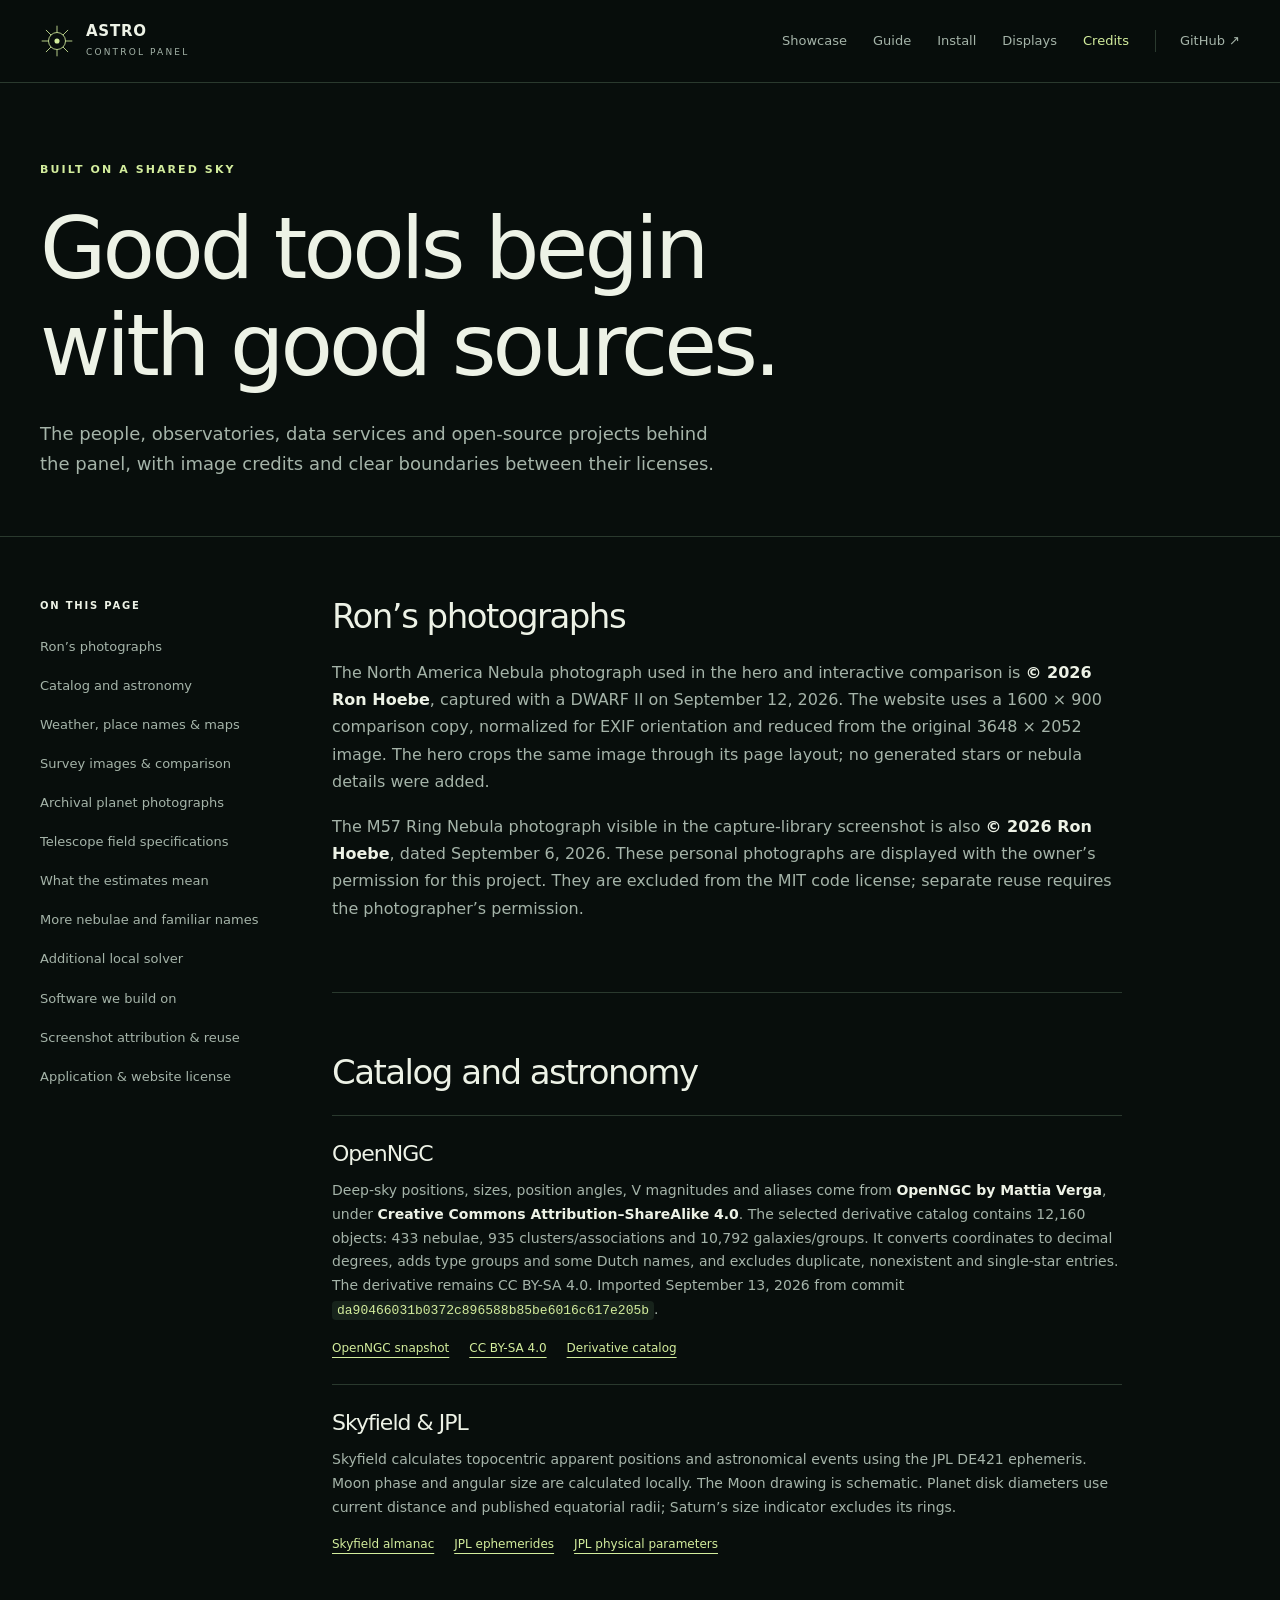
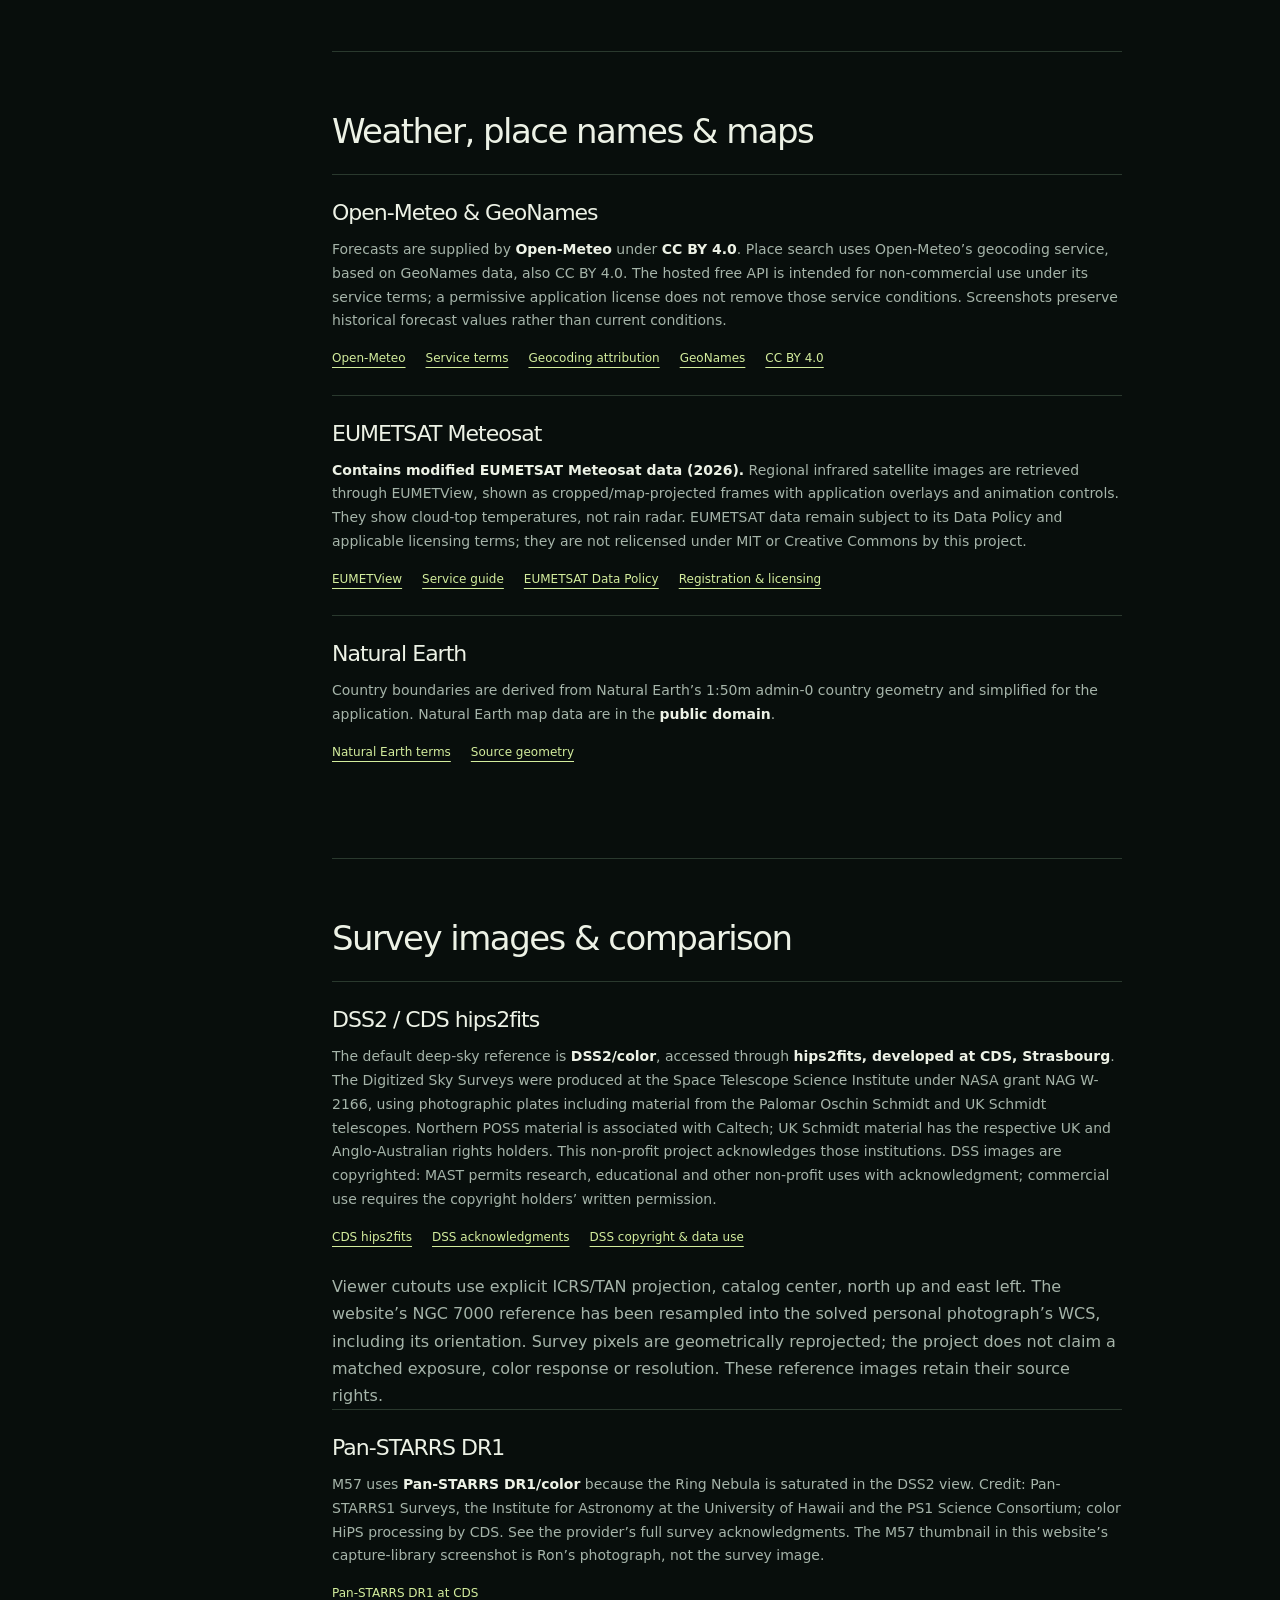
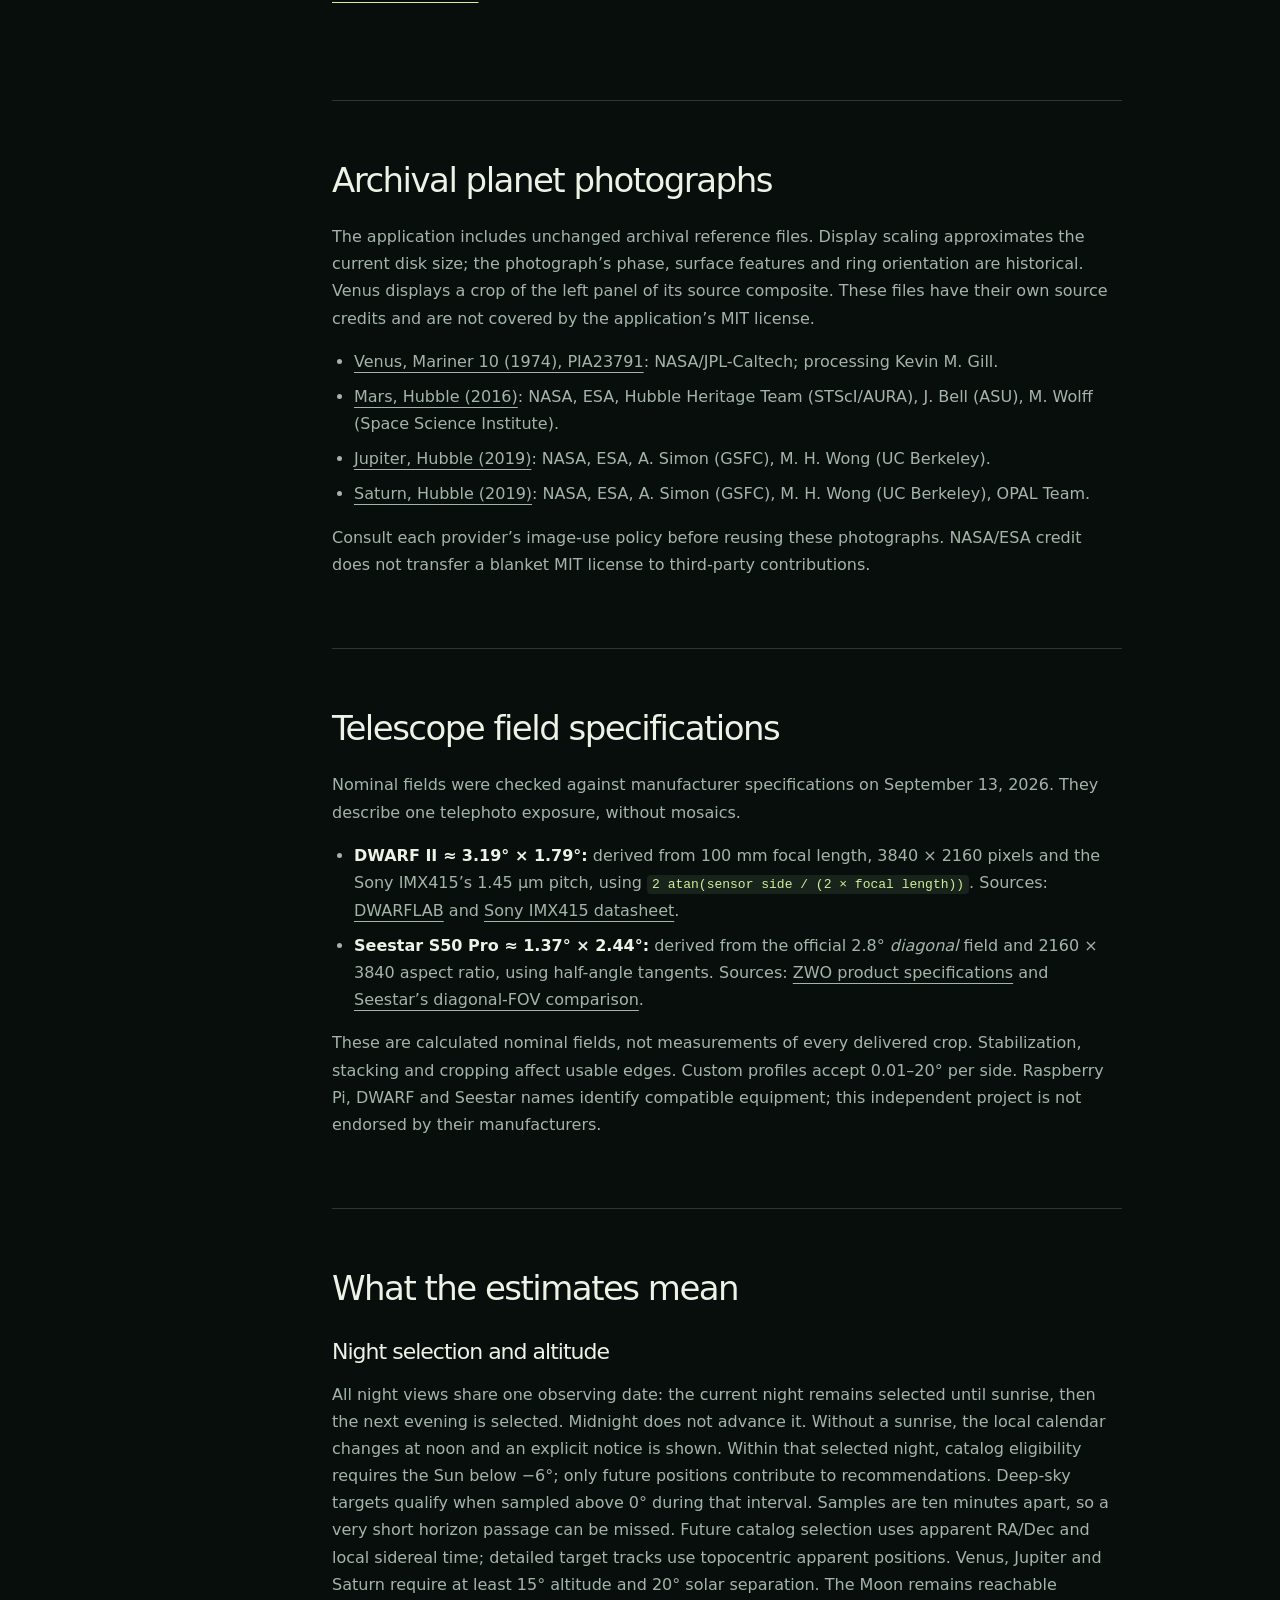
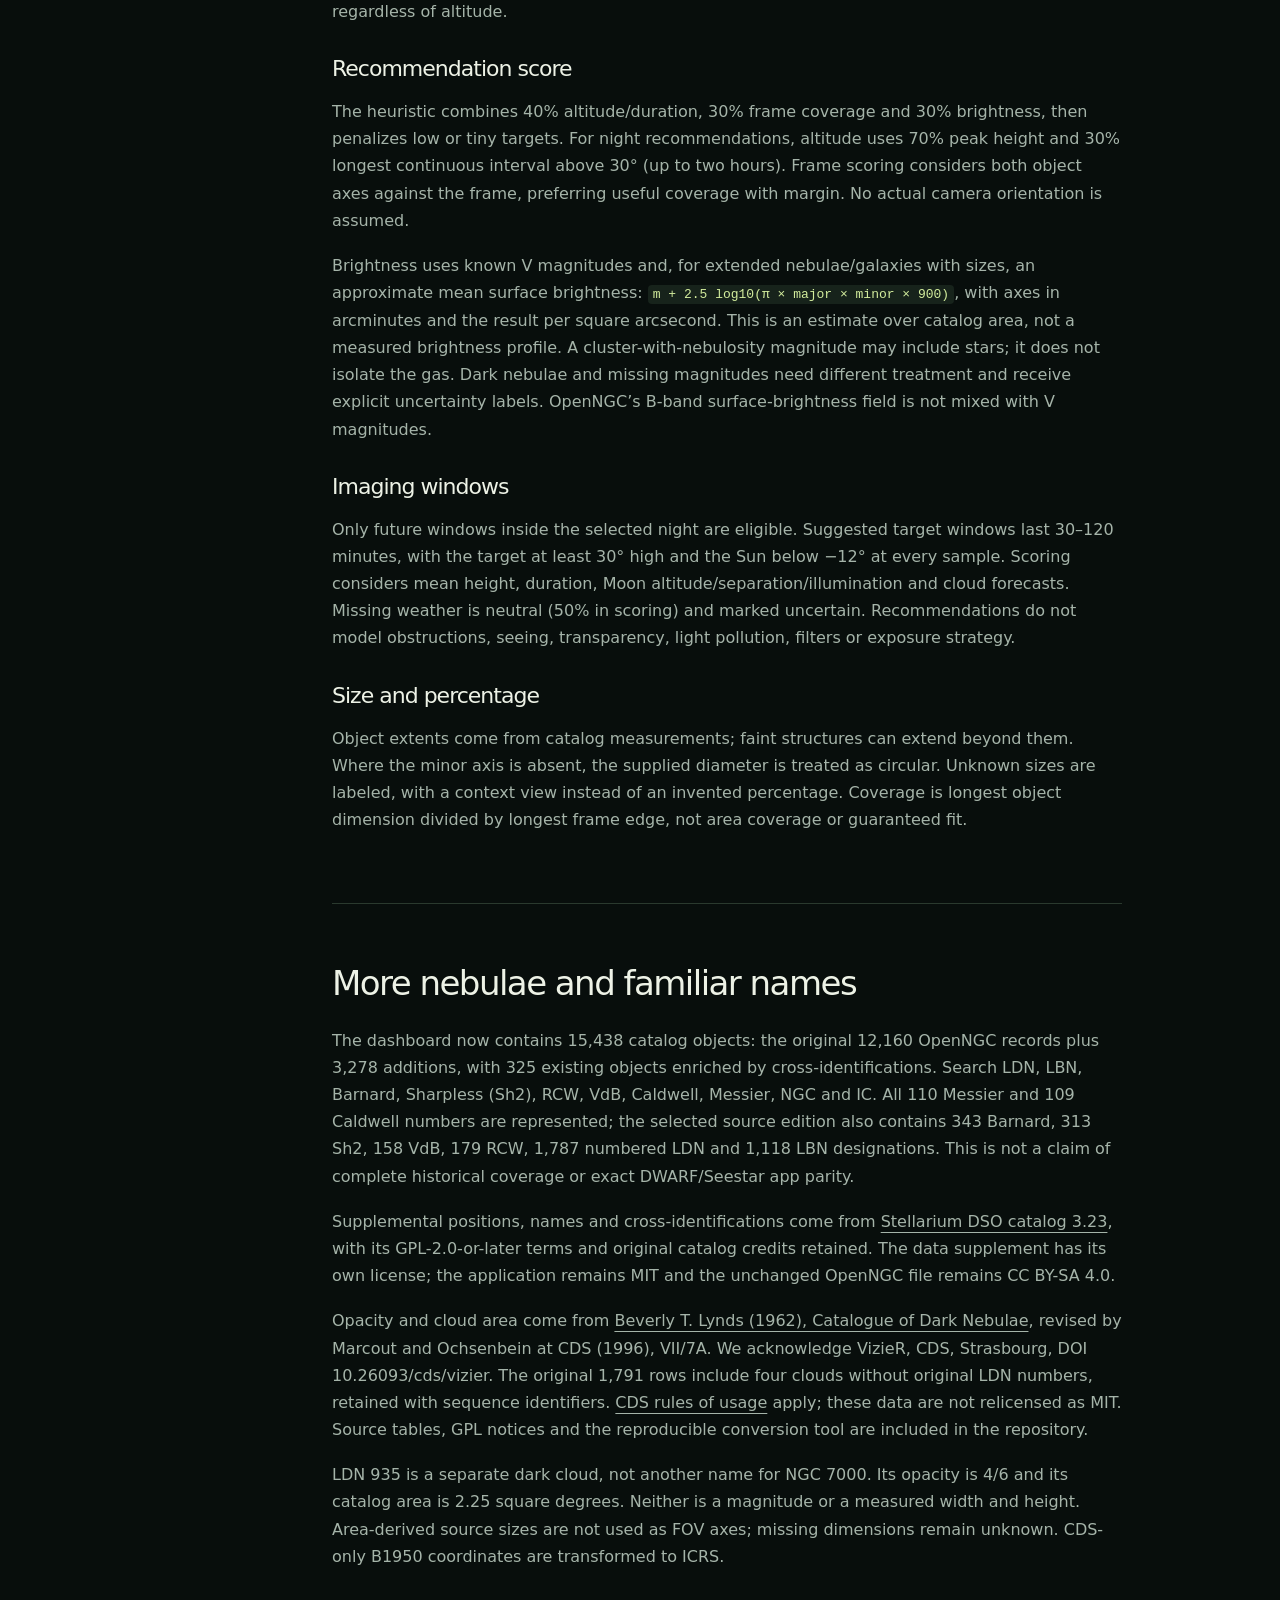
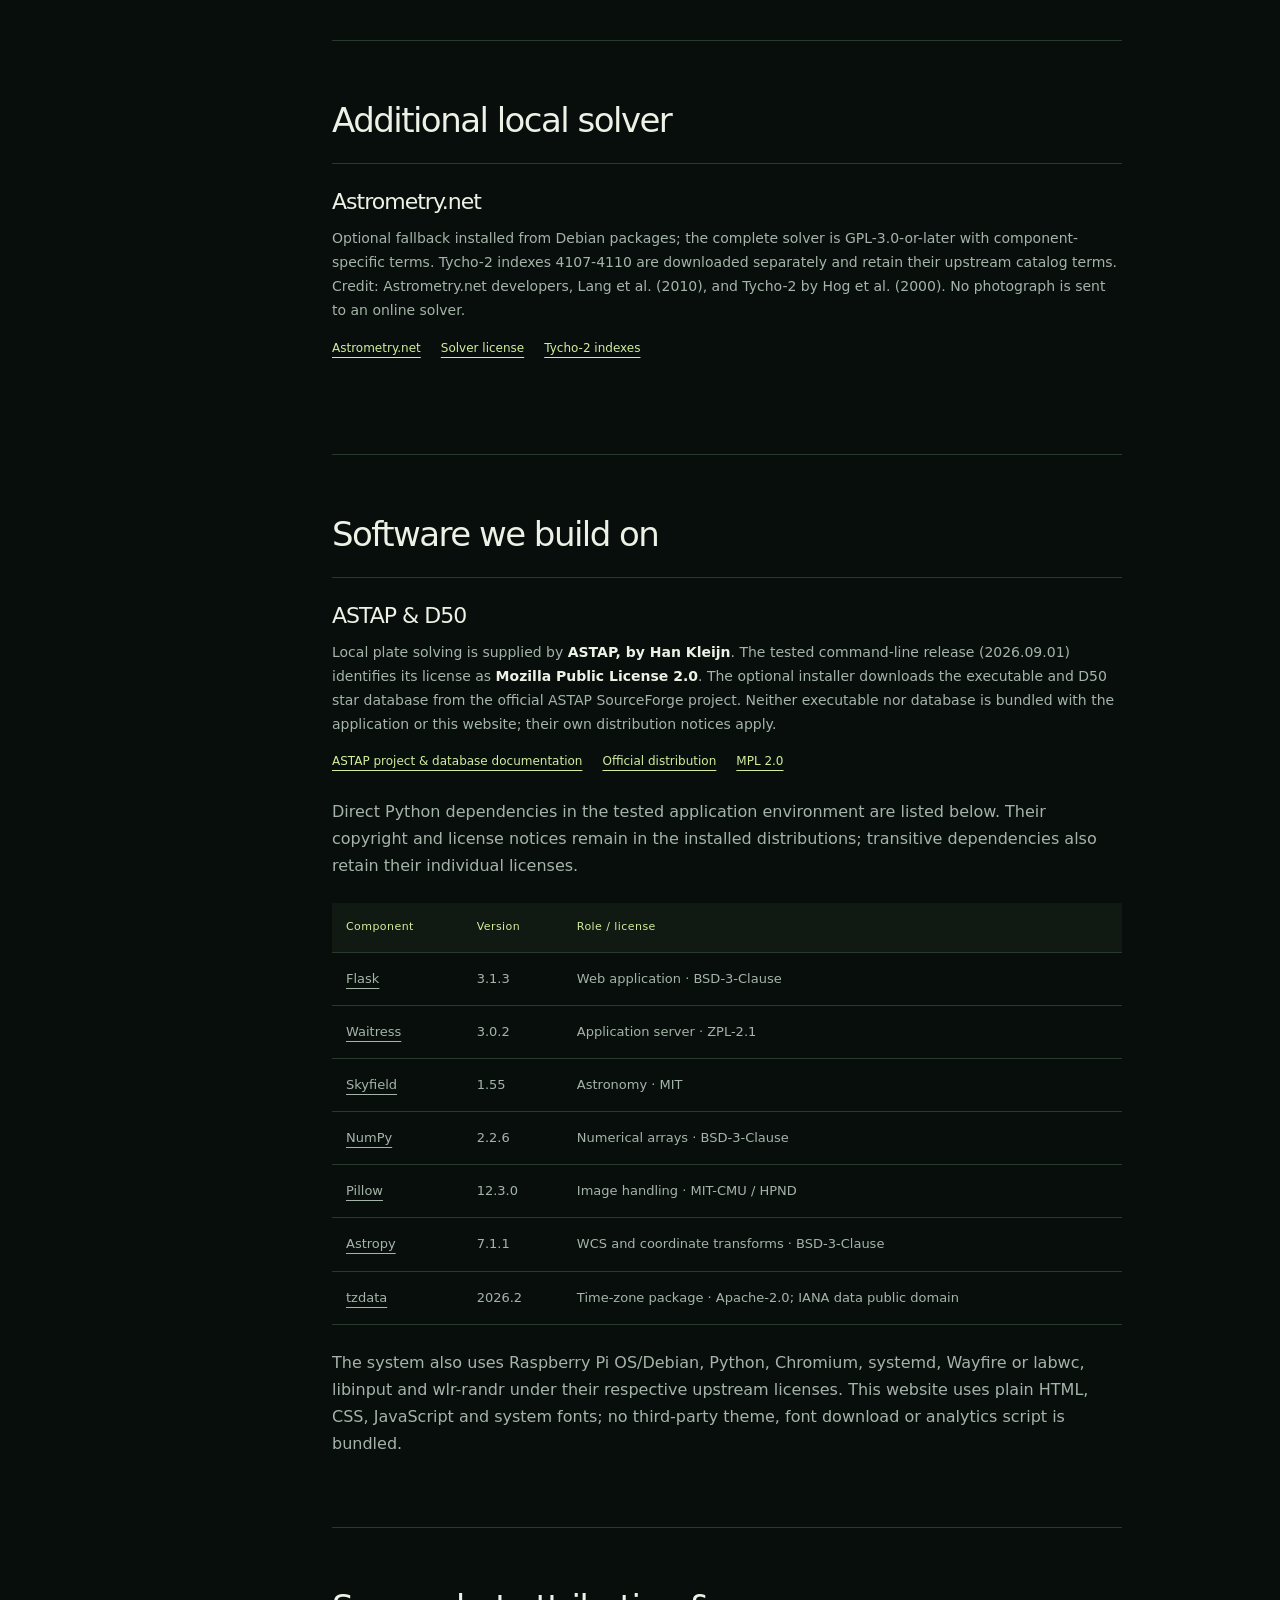
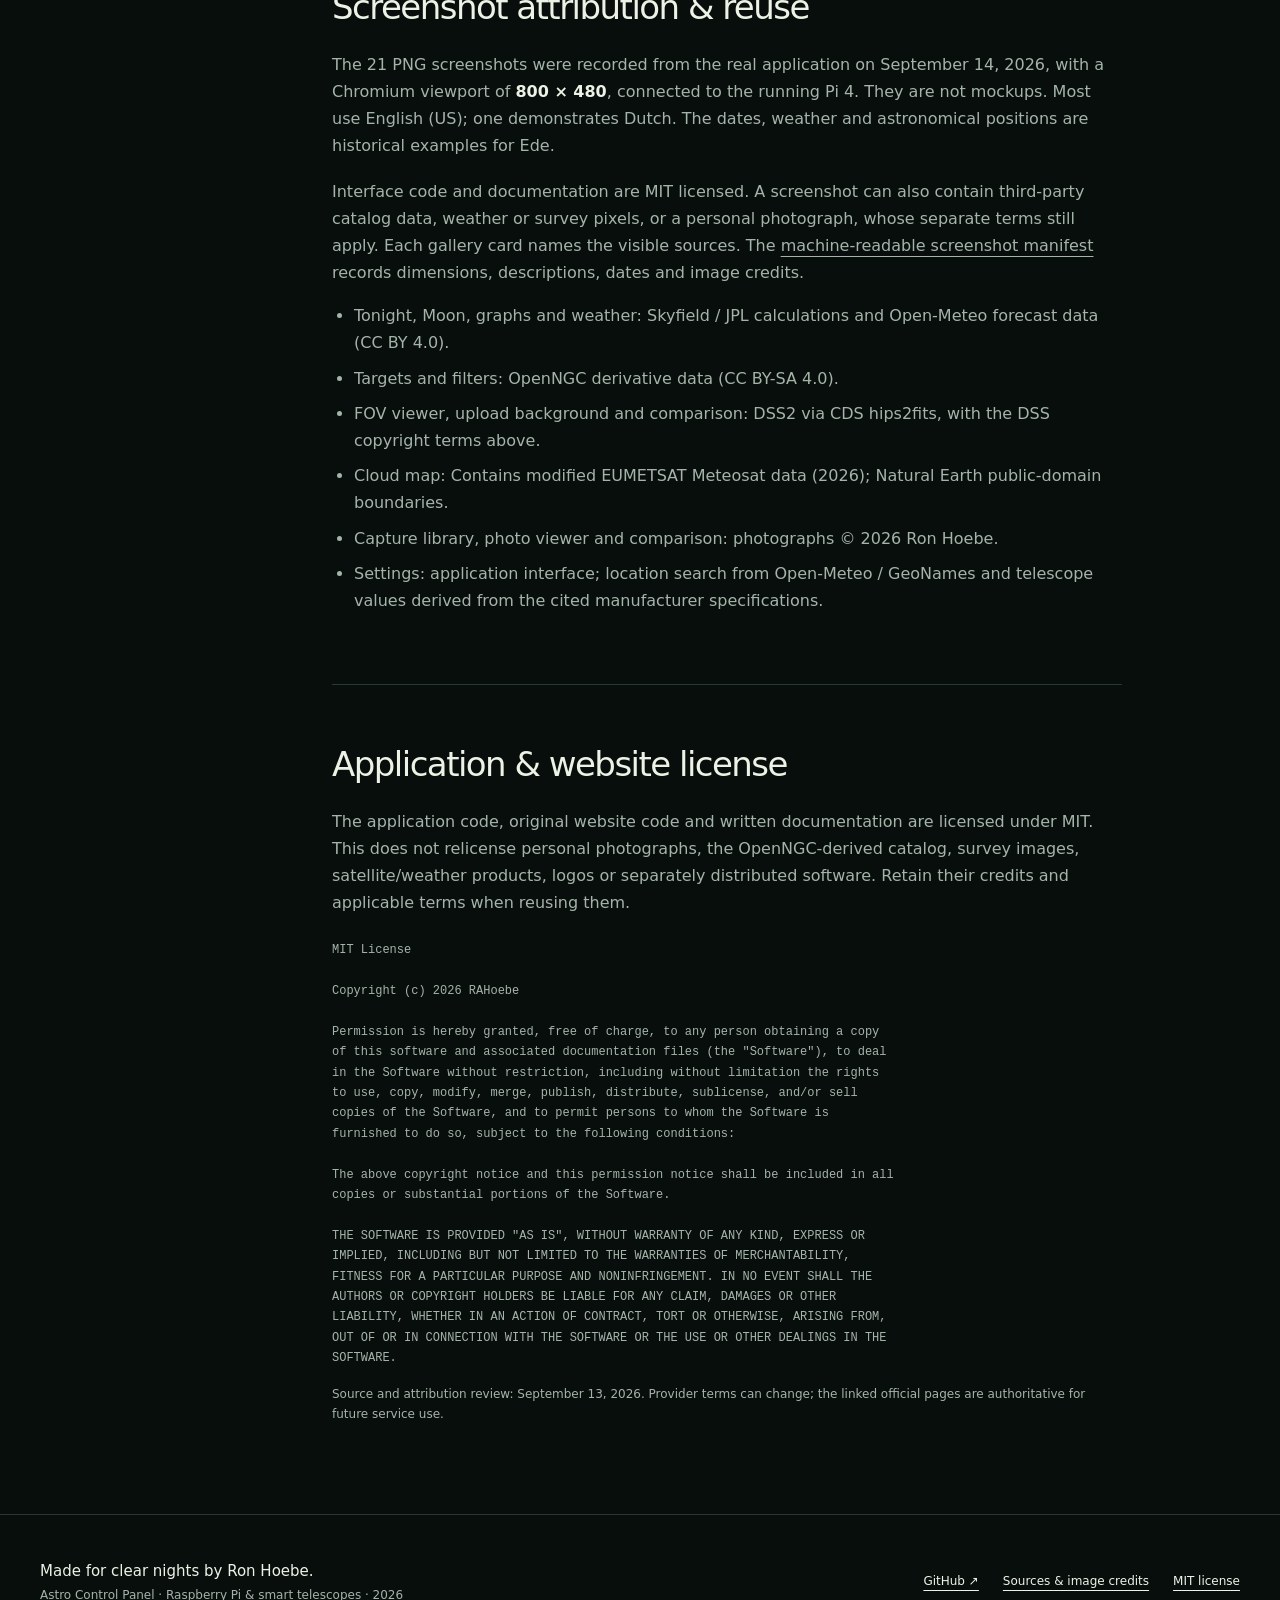
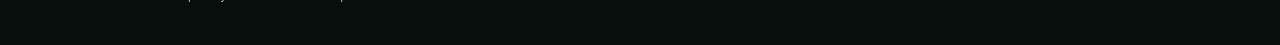
<file: doc/sources.html>
<!doctype html>
<html lang="en-US"><head><meta charset="utf-8"><meta name="viewport" content="width=device-width,initial-scale=1"><title>Sources, credits &amp; licenses · Astro Control Panel</title><meta name="description" content="Full credits for Ron Hoebe’s photographs, OpenNGC, Open-Meteo, EUMETSAT, DSS2, CDS, ASTAP and the MIT application code."><meta name="theme-color" content="#080e0c"><link rel="canonical" href="https://rahoebe.github.io/RaspAstroDisplay/sources.html"><link rel="icon" href="assets/favicon.svg" type="image/svg+xml"><link rel="stylesheet" href="assets/site.css?v=3"><script src="assets/site.js?v=2" defer></script><meta property="og:title" content="Sources, credits &amp; licenses · Astro Control Panel"><meta property="og:description" content="Full credits for Ron Hoebe’s photographs, OpenNGC, Open-Meteo, EUMETSAT, DSS2, CDS, ASTAP and the MIT application code."><meta property="og:type" content="website"><meta property="og:image" content="https://rahoebe.github.io/RaspAstroDisplay/assets/north-america.png"><meta property="og:url" content="https://rahoebe.github.io/RaspAstroDisplay/sources.html"></head>
<body><a class="skip" href="#main">Skip to content</a><header class="site-head"><div class="wrap head-inner"><a class="brand" href="index.html" aria-label="Astro Control Panel home"><svg viewBox="0 0 40 40" fill="none" aria-hidden="true"><path d="M20 2v36M2 20h36M7 7l26 26M7 33L33 7" stroke="currentColor"/><circle cx="20" cy="20" r="10" fill="#080e0c" stroke="currentColor"/><circle cx="20" cy="20" r="3" fill="currentColor"/></svg><span>ASTRO<small>CONTROL PANEL</small></span></a><button class="menu-toggle" aria-controls="site-nav" aria-expanded="false">Menu</button><nav class="site-nav" id="site-nav" aria-label="Main navigation"><a href="showcase.html">Showcase</a><a href="guide.html">Guide</a><a href="install.html">Install</a><a href="displays.html">Displays</a><a href="sources.html" aria-current="page">Credits</a><a class="nav-git" href="https://github.com/RAHoebe/RaspAstroDisplay">GitHub ↗</a></nav></div></header>
<main id="main"><div class="page-intro"><div class="wrap"><span class="eyebrow">Built on a shared sky</span><h1>Good tools begin<br>with good sources.</h1><p>The people, observatories, data services and open-source projects behind the panel, with image credits and clear boundaries between their licenses.</p></div></div><div class="wrap doc-layout"><nav class="doc-toc" aria-label="On this page"><strong>On this page</strong><a href="#photography">Ron’s photographs</a><a href="#catalog">Catalog and astronomy</a><a href="#weather">Weather, place names & maps</a><a href="#surveys">Survey images & comparison</a><a href="#planets">Archival planet photographs</a><a href="#telescopes">Telescope field specifications</a><a href="#calculations">What the estimates mean</a><a href="#catalog-extension">More nebulae and familiar names</a><a href="#astrometry">Additional local solver</a><a href="#software">Software we build on</a><a href="#screenshots">Screenshot attribution & reuse</a><a href="#license">Application & website license</a></nav><div class="prose"><section id="photography"><h2>Ron’s photographs</h2><p>The North America Nebula photograph used in the hero and interactive comparison is <strong>© 2026 Ron Hoebe</strong>, captured with a DWARF II on September 12, 2026. The website uses a 1600 × 900 comparison copy, normalized for EXIF orientation and reduced from the original 3648 × 2052 image. The hero crops the same image through its page layout; no generated stars or nebula details were added.</p><p>The M57 Ring Nebula photograph visible in the capture-library screenshot is also <strong>© 2026 Ron Hoebe</strong>, dated September 6, 2026. These personal photographs are displayed with the owner’s permission for this project. They are excluded from the MIT code license; separate reuse requires the photographer’s permission.</p></section><section id="catalog"><h2>Catalog and astronomy</h2><div class="source-entry"><h3>OpenNGC</h3><p>Deep-sky positions, sizes, position angles, V magnitudes and aliases come from <strong>OpenNGC by Mattia Verga</strong>, under <strong>Creative Commons Attribution–ShareAlike 4.0</strong>. The selected derivative catalog contains 12,160 objects: 433 nebulae, 935 clusters/associations and 10,792 galaxies/groups. It converts coordinates to decimal degrees, adds type groups and some Dutch names, and excludes duplicate, nonexistent and single-star entries. The derivative remains CC BY-SA 4.0. Imported September 13, 2026 from commit <code>da90466031b0372c896588b85be6016c617e205b</code>.</p><div class="source-links"><a href="https://github.com/mattiaverga/OpenNGC/tree/da90466031b0372c896588b85be6016c617e205b">OpenNGC snapshot</a><a href="https://creativecommons.org/licenses/by-sa/4.0/">CC BY-SA 4.0</a><a href="https://github.com/RAHoebe/RaspAstroDisplay/blob/main/catalog/deepsky.json">Derivative catalog</a></div></div><div class="source-entry"><h3>Skyfield & JPL</h3><p>Skyfield calculates topocentric apparent positions and astronomical events using the JPL DE421 ephemeris. Moon phase and angular size are calculated locally. The Moon drawing is schematic. Planet disk diameters use current distance and published equatorial radii; Saturn’s size indicator excludes its rings.</p><div class="source-links"><a href="https://rhodesmill.org/skyfield/almanac.html">Skyfield almanac</a><a href="https://ssd.jpl.nasa.gov/planets/eph_export.html">JPL ephemerides</a><a href="https://ssd.jpl.nasa.gov/planets/phys_par.html">JPL physical parameters</a></div></div></section><section id="weather"><h2>Weather, place names & maps</h2><div class="source-entry"><h3>Open-Meteo & GeoNames</h3><p>Forecasts are supplied by <strong>Open-Meteo</strong> under <strong>CC BY 4.0</strong>. Place search uses Open-Meteo’s geocoding service, based on GeoNames data, also CC BY 4.0. The hosted free API is intended for non-commercial use under its service terms; a permissive application license does not remove those service conditions. Screenshots preserve historical forecast values rather than current conditions.</p><div class="source-links"><a href="https://open-meteo.com/">Open-Meteo</a><a href="https://open-meteo.com/en/terms">Service terms</a><a href="https://open-meteo.com/en/docs/geocoding-api">Geocoding attribution</a><a href="https://www.geonames.org/">GeoNames</a><a href="https://creativecommons.org/licenses/by/4.0/">CC BY 4.0</a></div></div><div class="source-entry"><h3>EUMETSAT Meteosat</h3><p><strong>Contains modified EUMETSAT Meteosat data (2026).</strong> Regional infrared satellite images are retrieved through EUMETView, shown as cropped/map-projected frames with application overlays and animation controls. They show cloud-top temperatures, not rain radar. EUMETSAT data remain subject to its Data Policy and applicable licensing terms; they are not relicensed under MIT or Creative Commons by this project.</p><div class="source-links"><a href="https://view.eumetsat.int/">EUMETView</a><a href="https://user.eumetsat.int/resources/user-guides/eumet-view-user-guide">Service guide</a><a href="https://www.eumetsat.int/legal-framework/data-policy">EUMETSAT Data Policy</a><a href="https://user.eumetsat.int/resources/user-guides/data-registration-and-licensing">Registration & licensing</a></div></div><div class="source-entry"><h3>Natural Earth</h3><p>Country boundaries are derived from Natural Earth’s 1:50m admin-0 country geometry and simplified for the application. Natural Earth map data are in the <strong>public domain</strong>.</p><div class="source-links"><a href="https://www.naturalearthdata.com/about/terms-of-use/">Natural Earth terms</a><a href="https://github.com/nvkelso/natural-earth-vector/blob/master/geojson/ne_50m_admin_0_countries.geojson">Source geometry</a></div></div></section><section id="surveys"><h2>Survey images & comparison</h2><div class="source-entry"><h3>DSS2 / CDS hips2fits</h3><p>The default deep-sky reference is <strong>DSS2/color</strong>, accessed through <strong>hips2fits, developed at CDS, Strasbourg</strong>. The Digitized Sky Surveys were produced at the Space Telescope Science Institute under NASA grant NAG W-2166, using photographic plates including material from the Palomar Oschin Schmidt and UK Schmidt telescopes. Northern POSS material is associated with Caltech; UK Schmidt material has the respective UK and Anglo-Australian rights holders. This non-profit project acknowledges those institutions. DSS images are copyrighted: MAST permits research, educational and other non-profit uses with acknowledgment; commercial use requires the copyright holders’ written permission.</p><div class="source-links"><a href="https://alasky.cds.unistra.fr/hips-image-services/hips2fits">CDS hips2fits</a><a href="https://archive.stsci.edu/dss/acknowledging.html">DSS acknowledgments</a><a href="https://archive.stsci.edu/publishing/data-use">DSS copyright & data use</a></div></div><p>Viewer cutouts use explicit ICRS/TAN projection, catalog center, north up and east left. The website’s NGC 7000 reference has been resampled into the solved personal photograph’s WCS, including its orientation. Survey pixels are geometrically reprojected; the project does not claim a matched exposure, color response or resolution. These reference images retain their source rights.</p><div class="source-entry"><h3>Pan-STARRS DR1</h3><p>M57 uses <strong>Pan-STARRS DR1/color</strong> because the Ring Nebula is saturated in the DSS2 view. Credit: Pan-STARRS1 Surveys, the Institute for Astronomy at the University of Hawaii and the PS1 Science Consortium; color HiPS processing by CDS. See the provider’s full survey acknowledgments. The M57 thumbnail in this website’s capture-library screenshot is Ron’s photograph, not the survey image.</p><div class="source-links"><a href="https://aladin.cds.unistra.fr/AladinLite/showcase/PanSTARRS-DR1/">Pan-STARRS DR1 at CDS</a></div></div></section><section id="planets"><h2>Archival planet photographs</h2><p>The application includes unchanged archival reference files. Display scaling approximates the current disk size; the photograph’s phase, surface features and ring orientation are historical. Venus displays a crop of the left panel of its source composite. These files have their own source credits and are not covered by the application’s MIT license.</p><ul><li><a href="https://science.nasa.gov/photojournal/venus-from-mariner-10/">Venus, Mariner 10 (1974), PIA23791</a>: NASA/JPL-Caltech; processing Kevin M. Gill.</li><li><a href="https://science.nasa.gov/image-detail/hs-2016-15-a-full_tif/">Mars, Hubble (2016)</a>: NASA, ESA, Hubble Heritage Team (STScI/AURA), J. Bell (ASU), M. Wolff (Space Science Institute).</li><li><a href="https://science.nasa.gov/asset/hubble/jupiter-2019/">Jupiter, Hubble (2019)</a>: NASA, ESA, A. Simon (GSFC), M. H. Wong (UC Berkeley).</li><li><a href="https://science.nasa.gov/asset/hubble/saturn-2019/">Saturn, Hubble (2019)</a>: NASA, ESA, A. Simon (GSFC), M. H. Wong (UC Berkeley), OPAL Team.</li></ul><p>Consult each provider’s image-use policy before reusing these photographs. NASA/ESA credit does not transfer a blanket MIT license to third-party contributions.</p></section><section id="telescopes"><h2>Telescope field specifications</h2><p>Nominal fields were checked against manufacturer specifications on September 13, 2026. They describe one telephoto exposure, without mosaics.</p><ul><li><strong>DWARF II ≈ 3.19° × 1.79°:</strong> derived from 100 mm focal length, 3840 × 2160 pixels and the Sony IMX415’s 1.45 μm pitch, using <code>2 atan(sensor side / (2 × focal length))</code>. Sources: <a href="https://checkout.dwarflab.com/en-de/products/dwarf-2-smart-telescope">DWARFLAB</a> and <a href="https://www.sony-semicon.com/files/62/flyer_security/IMX415-AAQR_Flyer.pdf">Sony IMX415 datasheet</a>.</li><li><strong>Seestar S50 Pro ≈ 1.37° × 2.44°:</strong> derived from the official 2.8° <em>diagonal</em> field and 2160 × 3840 aspect ratio, using half-angle tangents. Sources: <a href="https://us.zwoastro.com/products/seestar-s50-pro">ZWO product specifications</a> and <a href="https://eu.seestar.com/de/blogs/seestar-guide/seestar-s30-pro-vs-s50-pro-which-pro-model-is-right-for-you">Seestar’s diagonal-FOV comparison</a>.</li></ul><p>These are calculated nominal fields, not measurements of every delivered crop. Stabilization, stacking and cropping affect usable edges. Custom profiles accept 0.01–20° per side. Raspberry Pi, DWARF and Seestar names identify compatible equipment; this independent project is not endorsed by their manufacturers.</p></section><section id="calculations"><h2>What the estimates mean</h2><h3>Night selection and altitude</h3><p>All night views share one observing date: the current night remains selected until sunrise, then the next evening is selected. Midnight does not advance it. Without a sunrise, the local calendar changes at noon and an explicit notice is shown. Within that selected night, catalog eligibility requires the Sun below −6°; only future positions contribute to recommendations. Deep-sky targets qualify when sampled above 0° during that interval. Samples are ten minutes apart, so a very short horizon passage can be missed. Future catalog selection uses apparent RA/Dec and local sidereal time; detailed target tracks use topocentric apparent positions. Venus, Jupiter and Saturn require at least 15° altitude and 20° solar separation. The Moon remains reachable regardless of altitude.</p><h3>Recommendation score</h3><p>The heuristic combines 40% altitude/duration, 30% frame coverage and 30% brightness, then penalizes low or tiny targets. For night recommendations, altitude uses 70% peak height and 30% longest continuous interval above 30° (up to two hours). Frame scoring considers both object axes against the frame, preferring useful coverage with margin. No actual camera orientation is assumed.</p><p>Brightness uses known V magnitudes and, for extended nebulae/galaxies with sizes, an approximate mean surface brightness: <code>m + 2.5 log10(π × major × minor × 900)</code>, with axes in arcminutes and the result per square arcsecond. This is an estimate over catalog area, not a measured brightness profile. A cluster-with-nebulosity magnitude may include stars; it does not isolate the gas. Dark nebulae and missing magnitudes need different treatment and receive explicit uncertainty labels. OpenNGC’s B-band surface-brightness field is not mixed with V magnitudes.</p><h3>Imaging windows</h3><p>Only future windows inside the selected night are eligible. Suggested target windows last 30–120 minutes, with the target at least 30° high and the Sun below −12° at every sample. Scoring considers mean height, duration, Moon altitude/separation/illumination and cloud forecasts. Missing weather is neutral (50% in scoring) and marked uncertain. Recommendations do not model obstructions, seeing, transparency, light pollution, filters or exposure strategy.</p><h3>Size and percentage</h3><p>Object extents come from catalog measurements; faint structures can extend beyond them. Where the minor axis is absent, the supplied diameter is treated as circular. Unknown sizes are labeled, with a context view instead of an invented percentage. Coverage is longest object dimension divided by longest frame edge, not area coverage or guaranteed fit.</p></section><section id="catalog-extension"><h2>More nebulae and familiar names</h2><p>The dashboard now contains 15,438 catalog objects: the original 12,160 OpenNGC records plus 3,278 additions, with 325 existing objects enriched by cross-identifications. Search LDN, LBN, Barnard, Sharpless (Sh2), RCW, VdB, Caldwell, Messier, NGC and IC. All 110 Messier and 109 Caldwell numbers are represented; the selected source edition also contains 343 Barnard, 313 Sh2, 158 VdB, 179 RCW, 1,787 numbered LDN and 1,118 LBN designations. This is not a claim of complete historical coverage or exact DWARF/Seestar app parity.</p><p>Supplemental positions, names and cross-identifications come from <a href="https://github.com/Stellarium/stellarium/tree/04329a443d6827c2829bf45874f87243226673c2/nebulae/default">Stellarium DSO catalog 3.23</a>, with its GPL-2.0-or-later terms and original catalog credits retained. The data supplement has its own license; the application remains MIT and the unchanged OpenNGC file remains CC BY-SA 4.0.</p><p>Opacity and cloud area come from <a href="https://heasarc.gsfc.nasa.gov/W3Browse/nebula-catalog/ldn.html">Beverly T. Lynds (1962), Catalogue of Dark Nebulae</a>, revised by Marcout and Ochsenbein at CDS (1996), VII/7A. We acknowledge VizieR, CDS, Strasbourg, DOI 10.26093/cds/vizier. The original 1,791 rows include four clouds without original LDN numbers, retained with sequence identifiers. <a href="https://cds.unistra.fr/vizier-org/licences_vizier.html">CDS rules of usage</a> apply; these data are not relicensed as MIT. Source tables, GPL notices and the reproducible conversion tool are included in the repository.</p><p>LDN 935 is a separate dark cloud, not another name for NGC 7000. Its opacity is 4/6 and its catalog area is 2.25 square degrees. Neither is a magnitude or a measured width and height. Area-derived source sizes are not used as FOV axes; missing dimensions remain unknown. CDS-only B1950 coordinates are transformed to ICRS.</p></section><section id="astrometry"><h2>Additional local solver</h2><div class="source-entry"><h3>Astrometry.net</h3><p>Optional fallback installed from Debian packages; the complete solver is GPL-3.0-or-later with component-specific terms. Tycho-2 indexes 4107-4110 are downloaded separately and retain their upstream catalog terms. Credit: Astrometry.net developers, Lang et al. (2010), and Tycho-2 by Hog et al. (2000). No photograph is sent to an online solver.</p><div class="source-links"><a href="https://astrometry.net/">Astrometry.net</a><a href="https://github.com/dstndstn/astrometry.net/blob/main/LICENSE">Solver license</a><a href="https://data.astrometry.net/4100/">Tycho-2 indexes</a></div></div></section><section id="software"><h2>Software we build on</h2><div class="source-entry"><h3>ASTAP & D50</h3><p>Local plate solving is supplied by <strong>ASTAP, by Han Kleijn</strong>. The tested command-line release (2026.09.01) identifies its license as <strong>Mozilla Public License 2.0</strong>. The optional installer downloads the executable and D50 star database from the official ASTAP SourceForge project. Neither executable nor database is bundled with the application or this website; their own distribution notices apply.</p><div class="source-links"><a href="https://www.hnsky.org/astap.htm">ASTAP project & database documentation</a><a href="https://sourceforge.net/projects/astap-program/">Official distribution</a><a href="https://www.mozilla.org/en-US/MPL/2.0/">MPL 2.0</a></div></div><p>Direct Python dependencies in the tested application environment are listed below. Their copyright and license notices remain in the installed distributions; transitive dependencies also retain their individual licenses.</p><div class="table-wrap"><table><thead><tr><th>Component</th><th>Version</th><th>Role / license</th></tr></thead><tbody><tr><td><a href="https://flask.palletsprojects.com/">Flask</a></td><td>3.1.3</td><td>Web application · BSD-3-Clause</td></tr><tr><td><a href="https://docs.pylonsproject.org/projects/waitress/en/stable/">Waitress</a></td><td>3.0.2</td><td>Application server · ZPL-2.1</td></tr><tr><td><a href="https://rhodesmill.org/skyfield/">Skyfield</a></td><td>1.55</td><td>Astronomy · MIT</td></tr><tr><td><a href="https://numpy.org/">NumPy</a></td><td>2.2.6</td><td>Numerical arrays · BSD-3-Clause</td></tr><tr><td><a href="https://pillow.readthedocs.io/en/stable/about.html">Pillow</a></td><td>12.3.0</td><td>Image handling · MIT-CMU / HPND</td></tr><tr><td><a href="https://www.astropy.org/">Astropy</a></td><td>7.1.1</td><td>WCS and coordinate transforms · BSD-3-Clause</td></tr><tr><td><a href="https://tzdata.readthedocs.io/">tzdata</a></td><td>2026.2</td><td>Time-zone package · Apache-2.0; IANA data public domain</td></tr></tbody></table></div><p>The system also uses Raspberry Pi OS/Debian, Python, Chromium, systemd, Wayfire or labwc, libinput and wlr-randr under their respective upstream licenses. This website uses plain HTML, CSS, JavaScript and system fonts; no third-party theme, font download or analytics script is bundled.</p></section><section id="screenshots"><h2>Screenshot attribution & reuse</h2><p>The 21 PNG screenshots were recorded from the real application on September 14, 2026, with a Chromium viewport of <strong>800 × 480</strong>, connected to the running Pi 4. They are not mockups. Most use English (US); one demonstrates Dutch. The dates, weather and astronomical positions are historical examples for Ede.</p><p>Interface code and documentation are MIT licensed. A screenshot can also contain third-party catalog data, weather or survey pixels, or a personal photograph, whose separate terms still apply. Each gallery card names the visible sources. The <a href="screenshots/manifest.json">machine-readable screenshot manifest</a> records dimensions, descriptions, dates and image credits.</p><ul><li>Tonight, Moon, graphs and weather: Skyfield / JPL calculations and Open-Meteo forecast data (CC BY 4.0).</li><li>Targets and filters: OpenNGC derivative data (CC BY-SA 4.0).</li><li>FOV viewer, upload background and comparison: DSS2 via CDS hips2fits, with the DSS copyright terms above.</li><li>Cloud map: Contains modified EUMETSAT Meteosat data (2026); Natural Earth public-domain boundaries.</li><li>Capture library, photo viewer and comparison: photographs © 2026 Ron Hoebe.</li><li>Settings: application interface; location search from Open-Meteo / GeoNames and telescope values derived from the cited manufacturer specifications.</li></ul></section><section id="license"><h2>Application & website license</h2><p>The application code, original website code and written documentation are licensed under MIT. This does not relicense personal photographs, the OpenNGC-derived catalog, survey images, satellite/weather products, logos or separately distributed software. Retain their credits and applicable terms when reusing them.</p><pre class="legal-text">MIT License

Copyright (c) 2026 RAHoebe

Permission is hereby granted, free of charge, to any person obtaining a copy
of this software and associated documentation files (the &quot;Software&quot;), to deal
in the Software without restriction, including without limitation the rights
to use, copy, modify, merge, publish, distribute, sublicense, and/or sell
copies of the Software, and to permit persons to whom the Software is
furnished to do so, subject to the following conditions:

The above copyright notice and this permission notice shall be included in all
copies or substantial portions of the Software.

THE SOFTWARE IS PROVIDED &quot;AS IS&quot;, WITHOUT WARRANTY OF ANY KIND, EXPRESS OR
IMPLIED, INCLUDING BUT NOT LIMITED TO THE WARRANTIES OF MERCHANTABILITY,
FITNESS FOR A PARTICULAR PURPOSE AND NONINFRINGEMENT. IN NO EVENT SHALL THE
AUTHORS OR COPYRIGHT HOLDERS BE LIABLE FOR ANY CLAIM, DAMAGES OR OTHER
LIABILITY, WHETHER IN AN ACTION OF CONTRACT, TORT OR OTHERWISE, ARISING FROM,
OUT OF OR IN CONNECTION WITH THE SOFTWARE OR THE USE OR OTHER DEALINGS IN THE
SOFTWARE.
</pre><p class="status-note">Source and attribution review: September 13, 2026. Provider terms can change; the linked official pages are authoritative for future service use.</p></section></div></div></main><footer class="site-footer"><div class="wrap footer-row"><div><strong>Made for clear nights by Ron Hoebe.</strong><p>Astro Control Panel · Raspberry Pi &amp; smart telescopes · 2026</p></div><div class="footer-links"><a href="https://github.com/RAHoebe/RaspAstroDisplay">GitHub ↗</a><a href="sources.html">Sources &amp; image credits</a><a href="sources.html#license">MIT license</a></div></div></footer></body></html>
</file>
<file: doc/assets/site.css>
@layer reset,base,layout,components;
@layer reset{*{box-sizing:border-box}body,h1,h2,h3,p,figure{margin:0}img{max-width:100%;height:auto;display:block}button,input{font:inherit}button,a,input{-webkit-tap-highlight-color:transparent}[hidden]{display:none!important}}
@layer base{
:root{color-scheme:dark;--bg:#080e0c;--panel:#111b16;--ink:#edf2e6;--muted:#a5b4a9;--accent:#d3ed9d;--line:#2a392e;--warm:#dcb58d;--max:1200px}
html{scroll-behavior:smooth;scroll-padding-top:100px}body{background:var(--bg);color:var(--ink);font:16px/1.7 'Segoe UI',system-ui,sans-serif}a{color:inherit;text-underline-offset:5px;text-decoration-thickness:1px}a:hover{color:var(--accent)}button{cursor:pointer}button:disabled{cursor:default}::selection{background:var(--accent);color:var(--bg)}:focus-visible{outline:2px solid var(--accent);outline-offset:5px}h1,h2,h3{font-weight:450;line-height:1.13;letter-spacing:-.045em}h1{font-size:clamp(44px,6.7vw,88px)}h2{font-size:clamp(32px,4vw,52px)}h3{font-size:25px}p{color:var(--muted)}p+p{margin-top:18px}strong{color:var(--ink);font-weight:600}small,.fine{font-size:13px;line-height:1.6;color:var(--muted)}code{font:13px/1.75 ui-monospace,Consolas,monospace;color:var(--accent);overflow-wrap:anywhere}p code,li code{background:#17231b;padding:2px 5px;border-radius:4px}pre{white-space:pre-wrap;overflow-wrap:anywhere;tab-size:2}ul,ol{padding-left:22px;color:var(--muted)}li+li{margin-top:8px}hr{border:0;border-top:1px solid var(--line);margin:36px 0}}
@layer layout{
.wrap{width:min(var(--max),calc(100% - 64px));margin:auto}.site-head{position:sticky;top:0;z-index:20;background:#080e0cf2;border-bottom:1px solid var(--line);backdrop-filter:blur(15px)}.head-inner{min-height:82px;display:flex;align-items:center;justify-content:space-between;gap:24px}.brand{display:flex;gap:12px;align-items:center;text-decoration:none;font-size:15px;font-weight:600;letter-spacing:.05em;line-height:1.25}.brand svg{width:34px;height:34px;color:var(--accent);flex-shrink:0}.brand small{display:block;font-size:9px;letter-spacing:.24em;margin-top:4px;font-weight:400}.site-nav{display:flex;align-items:center;gap:26px;font-size:13px}.site-nav a{text-decoration:none;white-space:nowrap;color:var(--muted)}.site-nav a[aria-current=page]{color:var(--accent)}.site-nav .nav-git{border-left:1px solid var(--line);padding-left:24px}.menu-toggle{display:none}.section{padding:96px 0}.section-head{display:flex;justify-content:space-between;align-items:end;gap:32px;margin-bottom:42px}.section-head p{max-width:420px}.eyebrow{color:var(--accent);font-size:11px;letter-spacing:.19em;text-transform:uppercase;font-weight:600;display:block;margin-bottom:20px}.page-intro{padding:78px 0 56px;border-bottom:1px solid var(--line)}.page-intro h1{max-width:900px}.page-intro p{max-width:700px;margin-top:25px;font-size:18px}.split{display:grid;grid-template-columns:1fr 1.45fr;gap:64px;align-items:center}.split p{margin-top:22px}.doc-layout{display:grid;grid-template-columns:220px minmax(0,1fr);gap:72px;align-items:start;padding:60px 0 90px}.doc-toc{position:sticky;top:120px;font-size:13px;display:grid;gap:7px}.doc-toc strong{font-size:10px;letter-spacing:.18em;text-transform:uppercase;margin-bottom:10px}.doc-toc a{color:var(--muted);text-decoration:none;padding:5px 0}.doc-toc a:hover{color:var(--accent)}.prose{max-width:790px;min-width:0}.prose section+section{margin-top:70px;padding-top:60px;border-top:1px solid var(--line)}.prose h2{font-size:34px;margin-bottom:24px}.prose h3{font-size:22px;margin:32px 0 16px}.prose figure{margin:32px 0}.prose p+ul,.prose p+ol{margin-top:16px}.site-footer{border-top:1px solid var(--line);padding:42px 0}.footer-row{display:flex;justify-content:space-between;align-items:center;gap:30px}.footer-row strong{font-weight:500;font-size:15px}.footer-row p{font-size:12px}.footer-links{display:flex;gap:24px;font-size:12px}.skip{position:absolute;top:-70px;left:16px;padding:12px;background:var(--accent);color:var(--bg);z-index:99}.skip:focus{top:10px}
@media(max-width:1000px){.site-nav{gap:15px}.head-inner{gap:15px}.wrap{width:calc(100% - 40px)}.split{gap:32px}.doc-layout{gap:35px;grid-template-columns:170px minmax(0,1fr)}}
@media(max-width:760px){.head-inner{min-height:72px;flex-wrap:wrap;padding:14px 0}.menu-toggle{display:block;border:1px solid var(--line);border-radius:7px;padding:8px 13px;background:transparent;color:var(--ink)}.js .site-nav{display:none}.js .site-nav.open{display:flex}.site-nav{width:100%;flex-wrap:wrap;gap:16px;padding:10px 0}.site-nav .nav-git{padding-left:0;border:0}.section{padding:64px 0}.section-head{display:block}.section-head p{margin-top:20px}.split{grid-template-columns:1fr;gap:32px}.page-intro{padding:50px 0 36px}.page-intro p{font-size:16px}.doc-layout{grid-template-columns:1fr;gap:30px;padding-top:30px}.doc-toc{position:static;display:flex;flex-wrap:wrap;gap:8px 18px}.doc-toc strong{width:100%;margin:0}.doc-toc a{font-size:12px}.footer-row{display:block}.footer-links{margin-top:20px;flex-wrap:wrap}.prose h2{font-size:29px}.prose section+section{margin-top:45px;padding-top:40px}}
}
@layer components{
.button{display:inline-flex;align-items:center;justify-content:center;gap:24px;min-height:50px;padding:12px 22px;border:1px solid var(--line);border-radius:7px;text-decoration:none;font-size:13px;font-weight:600;background:var(--panel);color:var(--ink)}.button.primary{background:var(--accent);border-color:var(--accent);color:#182115}.button:hover{filter:brightness(1.1)}.actions{display:flex;gap:14px;flex-wrap:wrap;margin-top:32px}.text-link{font-size:14px;display:inline-block;margin-top:25px;color:var(--accent)}.hero{position:relative;min-height:650px;isolation:isolate;display:flex;align-items:center;border-bottom:1px solid var(--line);background:#090f0c}.hero:before{content:'';position:absolute;inset:0;z-index:-2;background:url(north-america.png) 66% 46%/cover no-repeat}.hero:after{content:'';position:absolute;inset:0;z-index:-1;background:linear-gradient(90deg,#080e0cf7 0%,#080e0cd9 30%,#080e0c36 72%),linear-gradient(0deg,#080e0cec,transparent 40%)}.hero-copy{padding:70px 0 95px;max-width:690px}.hero h1{line-height:1.04;letter-spacing:-.052em}.hero h1 em{font-family:Georgia,serif;font-weight:400;color:var(--accent);letter-spacing:-.05em}.hero p{font-size:18px;max-width:460px;margin-top:28px;color:#c2cdbf}.hero-credit{position:absolute;right:max(32px,calc((100vw - 1200px)/2));bottom:28px;font-size:11px;line-height:1.7;color:#cad4c4;text-align:right}.hero-credit strong{display:block;font-size:10px;letter-spacing:.15em;text-transform:uppercase}.stat-row{display:grid;grid-template-columns:repeat(3,1fr);padding:32px 0;border-bottom:1px solid var(--line)}.stat-row>div{padding:0 32px;border-right:1px solid var(--line)}.stat-row>div:first-child{padding-left:0}.stat-row>div:last-child{border:0}.stat-row strong{font-size:25px;font-weight:450;display:block;letter-spacing:-.03em}.stat-row span{font-size:12px;color:var(--muted)}.device{background:#030705;border:1px solid #3a4538;border-radius:20px;padding:12px;box-shadow:0 28px 65px #0007;position:relative}.device img{width:100%;aspect-ratio:5/3;border-radius:9px;object-fit:contain;background:#101710}.device:after{content:'';position:absolute;bottom:5px;left:50%;width:3px;height:3px;border-radius:100%;background:var(--accent)}figcaption{font-size:12px;color:var(--muted);line-height:1.6;margin-top:14px}figcaption a{color:var(--accent)}.label-row{display:flex;justify-content:space-between;gap:16px;margin-bottom:18px;font:10px/1.5 ui-monospace,Consolas,monospace;letter-spacing:.12em;text-transform:uppercase;color:var(--muted)}.label-row .live-dot:before{content:'';display:inline-block;width:5px;height:5px;border-radius:50%;background:var(--accent);margin-right:8px}.quiet-section{background:#0d1511;border-top:1px solid var(--line);border-bottom:1px solid var(--line)}.compare{position:relative;aspect-ratio:16/9;border-radius:14px;overflow:hidden;border:1px solid #4b5241;--reveal:50%;background:#000}.compare img{position:absolute;inset:0;width:100%;height:100%;object-fit:contain}.compare .reference{clip-path:inset(0 0 0 var(--reveal))}.compare-line{position:absolute;top:0;bottom:0;left:var(--reveal);width:1px;background:#eff9da;pointer-events:none}.compare-line:after{content:'↔';display:grid;place-items:center;position:absolute;top:50%;transform:translate(-50%,-50%);width:44px;height:44px;border-radius:50%;color:#17200e;background:var(--accent);box-shadow:0 2px 20px #0008;font-size:20px}.compare-label{position:absolute;top:18px;padding:5px 12px;border-radius:30px;background:#080e0ccd;font-size:10px;letter-spacing:.08em;color:white}.compare-label.own{left:18px}.compare-label.survey{right:18px}.compare-control{display:flex;align-items:center;gap:20px;margin-top:20px;font-size:12px;color:var(--muted)}.compare-control input{accent-color:var(--accent);flex:1;min-width:60px;height:40px}.grid-three{display:grid;grid-template-columns:repeat(3,1fr);gap:20px}.feature-card{border:1px solid var(--line);padding:30px;border-radius:12px;background:linear-gradient(150deg,#172119,#0a120d);text-decoration:none}.feature-card .number{font:12px ui-monospace,Consolas,monospace;color:var(--warm);display:block;margin-bottom:42px}.feature-card p{font-size:14px;margin-top:15px}.feature-card .arrow{color:var(--accent);display:block;margin-top:25px}.feature-card:hover{border-color:#526346;transform:translateY(-2px)}.mini-strip{display:flex;gap:14px;flex-wrap:wrap;margin-top:24px}.mini-strip span{font-size:11px;border:1px solid var(--line);border-radius:30px;padding:5px 12px;color:var(--muted)}.gallery-filters{display:flex;flex-wrap:wrap;gap:10px;margin-bottom:32px}.gallery-filters button{border:1px solid var(--line);border-radius:30px;padding:10px 20px;background:transparent;color:var(--muted);font-size:13px}.gallery-filters button[aria-pressed=true]{background:var(--accent);color:var(--bg);border-color:var(--accent)}.gallery{display:grid;grid-template-columns:1fr 1fr;gap:42px 28px}.screen-card .image-button{border:1px solid var(--line);border-radius:12px;background:#111a13;padding:7px;display:block;width:100%;position:relative;overflow:hidden}.screen-card .image-button img{width:100%;aspect-ratio:5/3;border-radius:7px}.image-button:after{content:'↗';position:absolute;right:15px;bottom:15px;background:#071109d9;border:1px solid #647350;border-radius:50%;width:30px;height:30px;line-height:28px;color:var(--accent)}.screen-card h2{font-size:23px;letter-spacing:-.03em;margin-top:20px}.screen-card p{font-size:14px;margin-top:10px}.screen-card .credit{font-size:11px;margin-top:9px;color:var(--muted)}.shot-dialog{max-width:calc(100vw - 28px);width:870px;padding:22px;background:var(--bg);color:var(--ink);border:1px solid var(--line);border-radius:14px}.shot-dialog::backdrop{background:#000d;backdrop-filter:blur(8px)}.dialog-bar{display:flex;justify-content:space-between;gap:20px;align-items:center;margin-bottom:20px}.dialog-bar h2{font-size:24px}.close-button{width:44px;height:44px;flex-shrink:0;border:1px solid var(--line);border-radius:50%;background:transparent;color:var(--ink);font-size:24px}.shot-dialog img{width:800px;max-width:100%;border-radius:8px}.shot-dialog p{font-size:13px;margin-top:16px}.callout{border:1px solid var(--line);border-left:3px solid var(--accent);border-radius:0 9px 9px 0;background:var(--panel);padding:22px 25px;margin:28px 0;font-size:14px}.callout p{color:#c4d1c1}.callout.warm{border-left-color:var(--warm)}.code-block{position:relative;border:1px solid var(--line);border-radius:10px;background:#040a07;margin:22px 0;overflow:hidden}.code-label{display:block;font-size:10px;text-transform:uppercase;letter-spacing:.15em;color:var(--muted);padding:13px 20px;border-bottom:1px solid var(--line)}.code-block pre{padding:20px;margin:0}.copy-code{position:absolute;right:10px;top:7px;background:#17231b;border:1px solid var(--line);border-radius:5px;color:var(--muted);font-size:11px;padding:5px 12px}.table-wrap{overflow-x:auto;margin:24px 0}table{width:100%;border-collapse:collapse;font-size:13px;text-align:left}th{color:var(--accent);font-size:11px;letter-spacing:.04em;font-weight:500;background:#101a13}th,td{padding:15px 14px;border-bottom:1px solid var(--line);vertical-align:top}td{color:var(--muted)}td strong{font-weight:500}.step-label{font:11px ui-monospace,Consolas,monospace;display:block;color:var(--warm);letter-spacing:.1em;margin-bottom:15px}.display-pair{display:grid;grid-template-columns:1fr 1fr;gap:20px;margin:30px 0}.display-card{border:1px solid var(--line);border-radius:12px;padding:22px;text-align:center}.panel-shape{height:100px;width:166px;max-width:100%;margin:12px auto 28px;border:4px solid #46533f;border-radius:9px;display:grid;place-items:center;background:radial-gradient(ellipse at 20% 30%,#4e5430,#152519 55%,#060d08);font:12px ui-monospace,monospace;color:var(--accent)}.display-card p{font-size:12px}.source-entry{padding:26px 0;border-top:1px solid var(--line)}.source-entry h3{margin:0 0 12px}.source-entry p{font-size:14px}.source-links{display:flex;flex-wrap:wrap;gap:8px 20px;margin-top:15px;font-size:12px;color:var(--accent)}.legal-text{font:12px/1.7 ui-monospace,Consolas,monospace;color:var(--muted);white-space:pre-wrap;margin-top:24px}.status-note{font-size:12px;color:var(--muted);margin-top:15px}.end-banner{border:1px solid var(--line);border-radius:15px;padding:45px;display:flex;justify-content:space-between;align-items:center;gap:35px;background:radial-gradient(ellipse at right,#28361b,#111910 70%)}.end-banner h2{font-size:35px}.end-banner p{font-size:14px;margin-top:12px}
@media(max-width:760px){.hero{min-height:680px}.hero-copy{padding:65px 0 110px}.hero:after{background:linear-gradient(90deg,#080e0ce6,#080e0c55),linear-gradient(0deg,#080e0c,transparent 65%)}.hero p{font-size:16px}.hero-credit{right:20px;left:20px;text-align:left;font-size:10px}.stat-row>div{padding:0 12px}.stat-row strong{font-size:19px}.stat-row span{font-size:10px;display:block;line-height:1.6;margin-top:4px}.grid-three,.gallery{grid-template-columns:1fr}.feature-card .number{margin-bottom:22px}.compare-control{gap:10px;font-size:10px}.compare-label{top:10px;font-size:8px;padding:4px 8px}.compare-label.own{left:8px}.compare-label.survey{right:8px}.compare-line:after{width:32px;height:32px;font-size:16px}.end-banner{display:block;padding:30px}.end-banner .button{margin-top:25px}.display-pair{gap:10px}.display-card{padding:15px 10px}.display-card h3{font-size:19px}.device{padding:8px;border-radius:14px}}
@media(prefers-reduced-motion:reduce){html{scroll-behavior:auto}*{transition:none!important}}
}

@layer components{.hero:before{left:35%;background-position:left center;background-size:auto 115%}@media(max-width:760px){.hero:before{left:0;background-position:28% center}}.gallery{margin-top:24px}}
</file>
